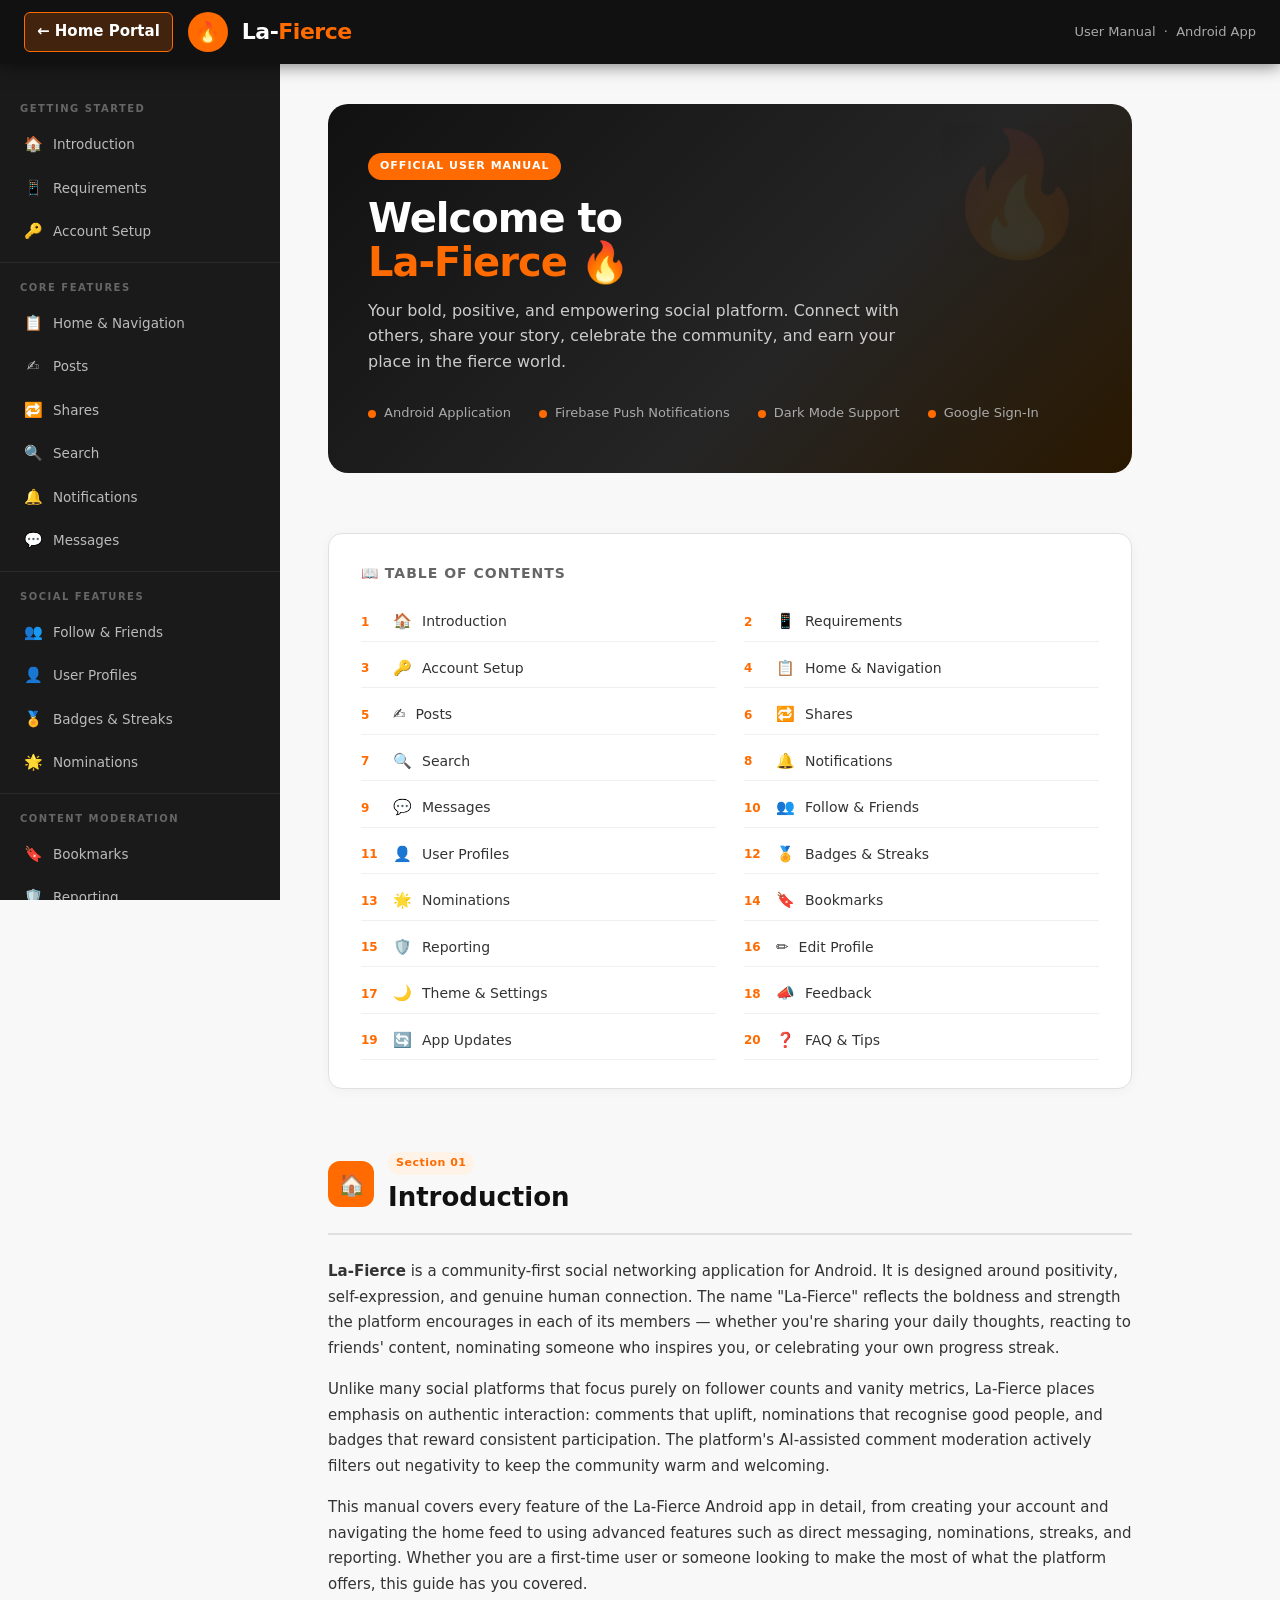
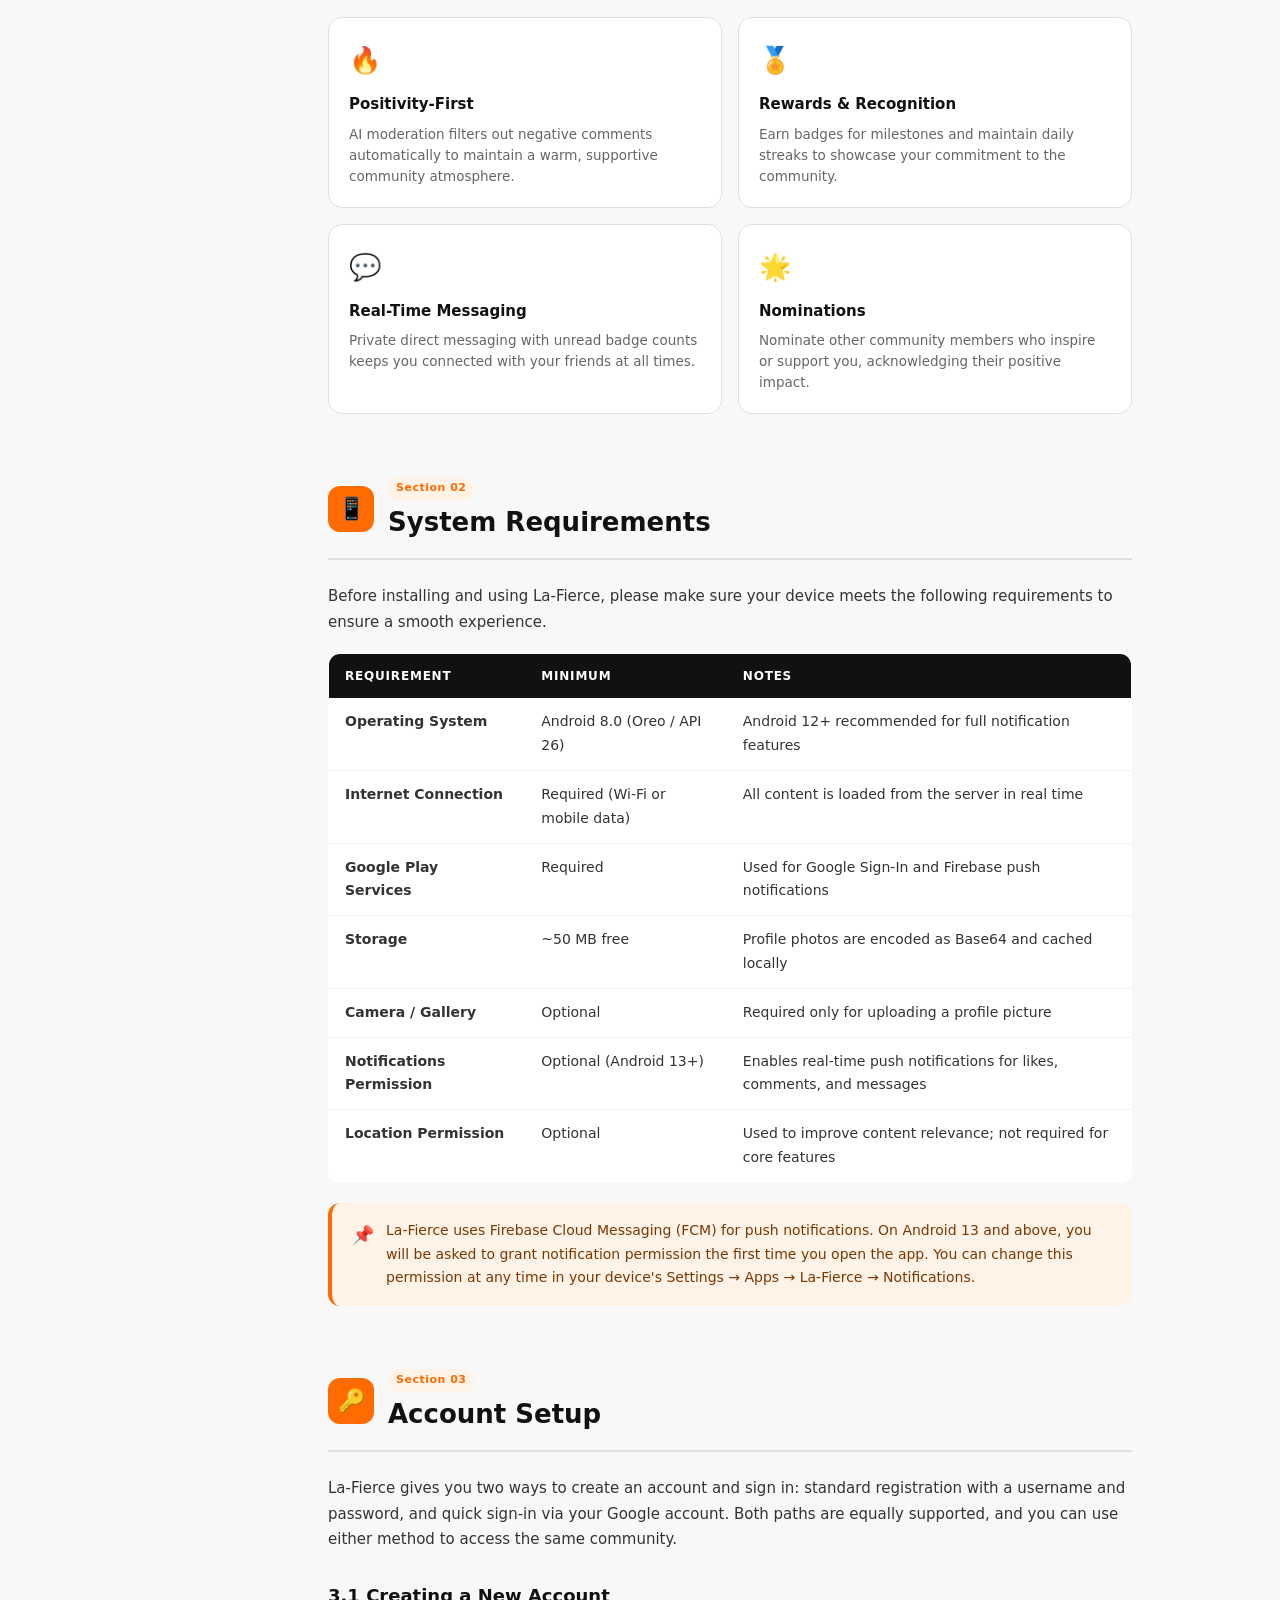
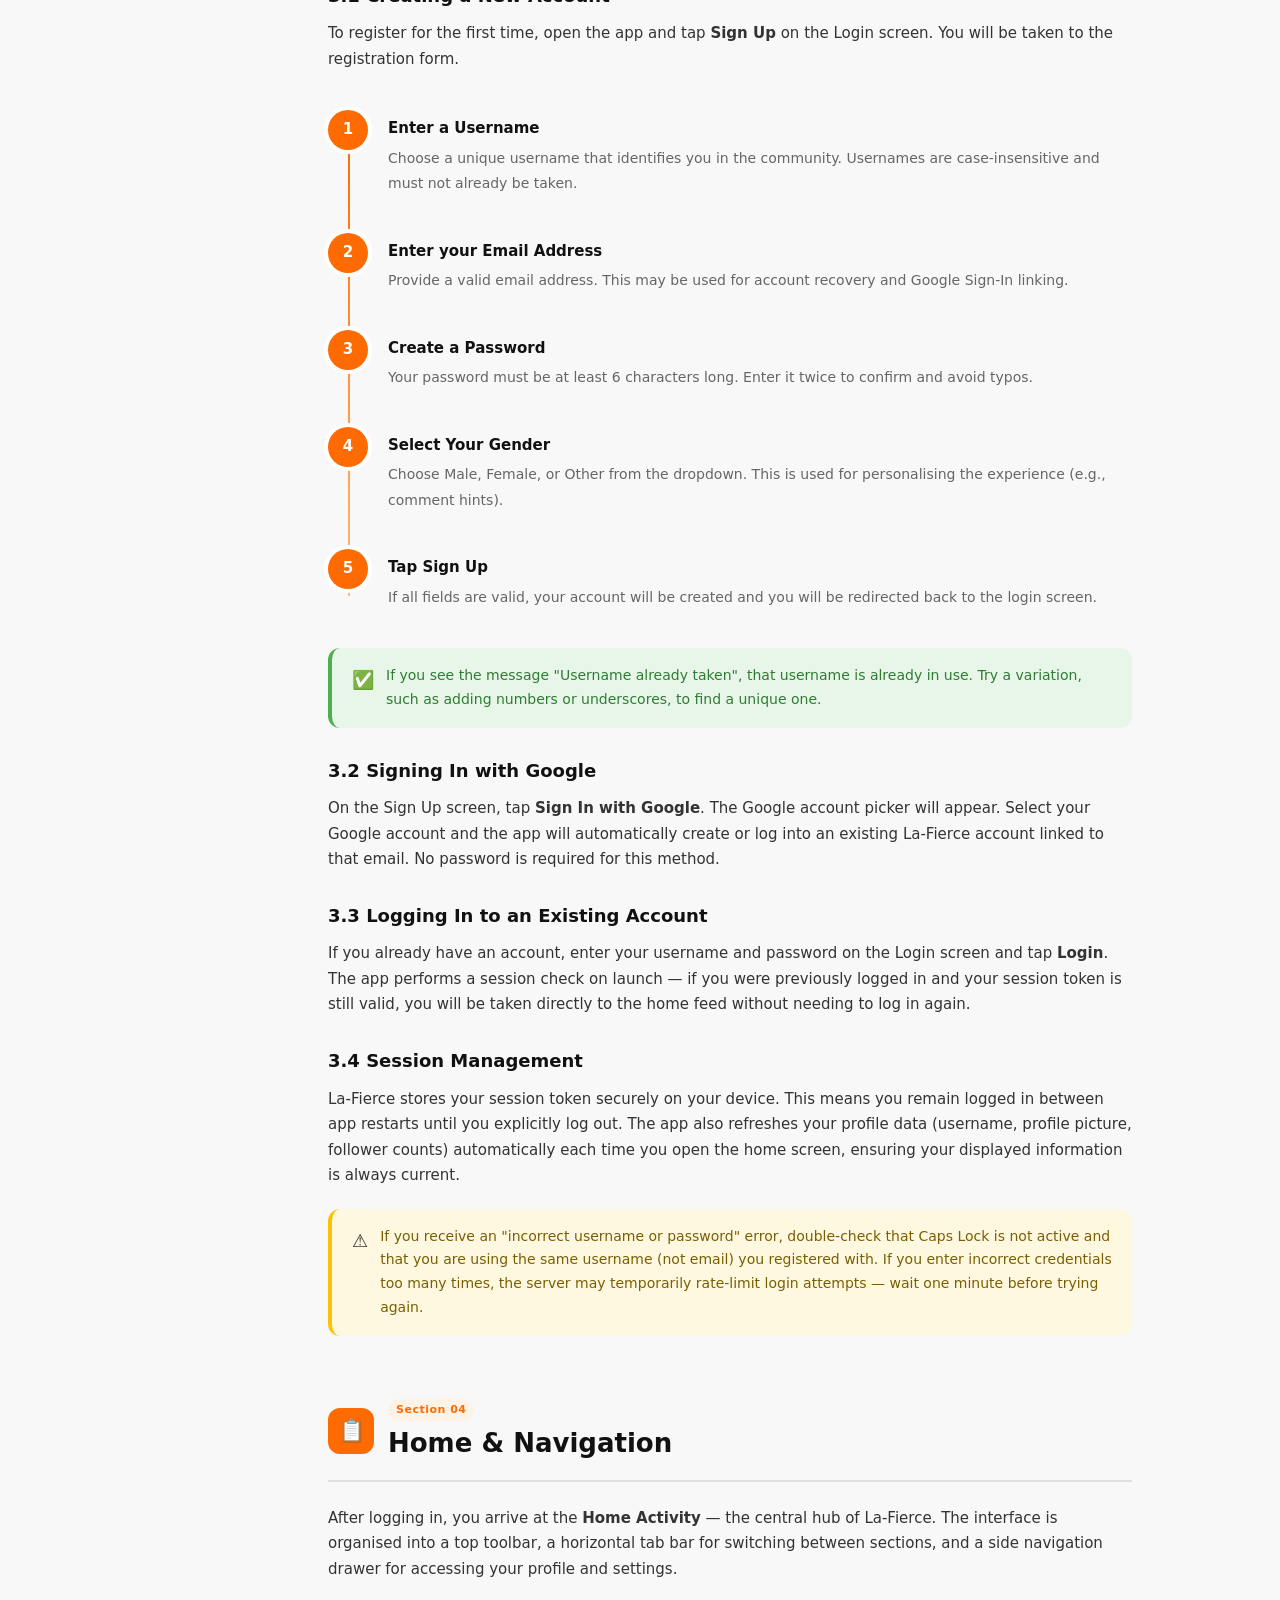
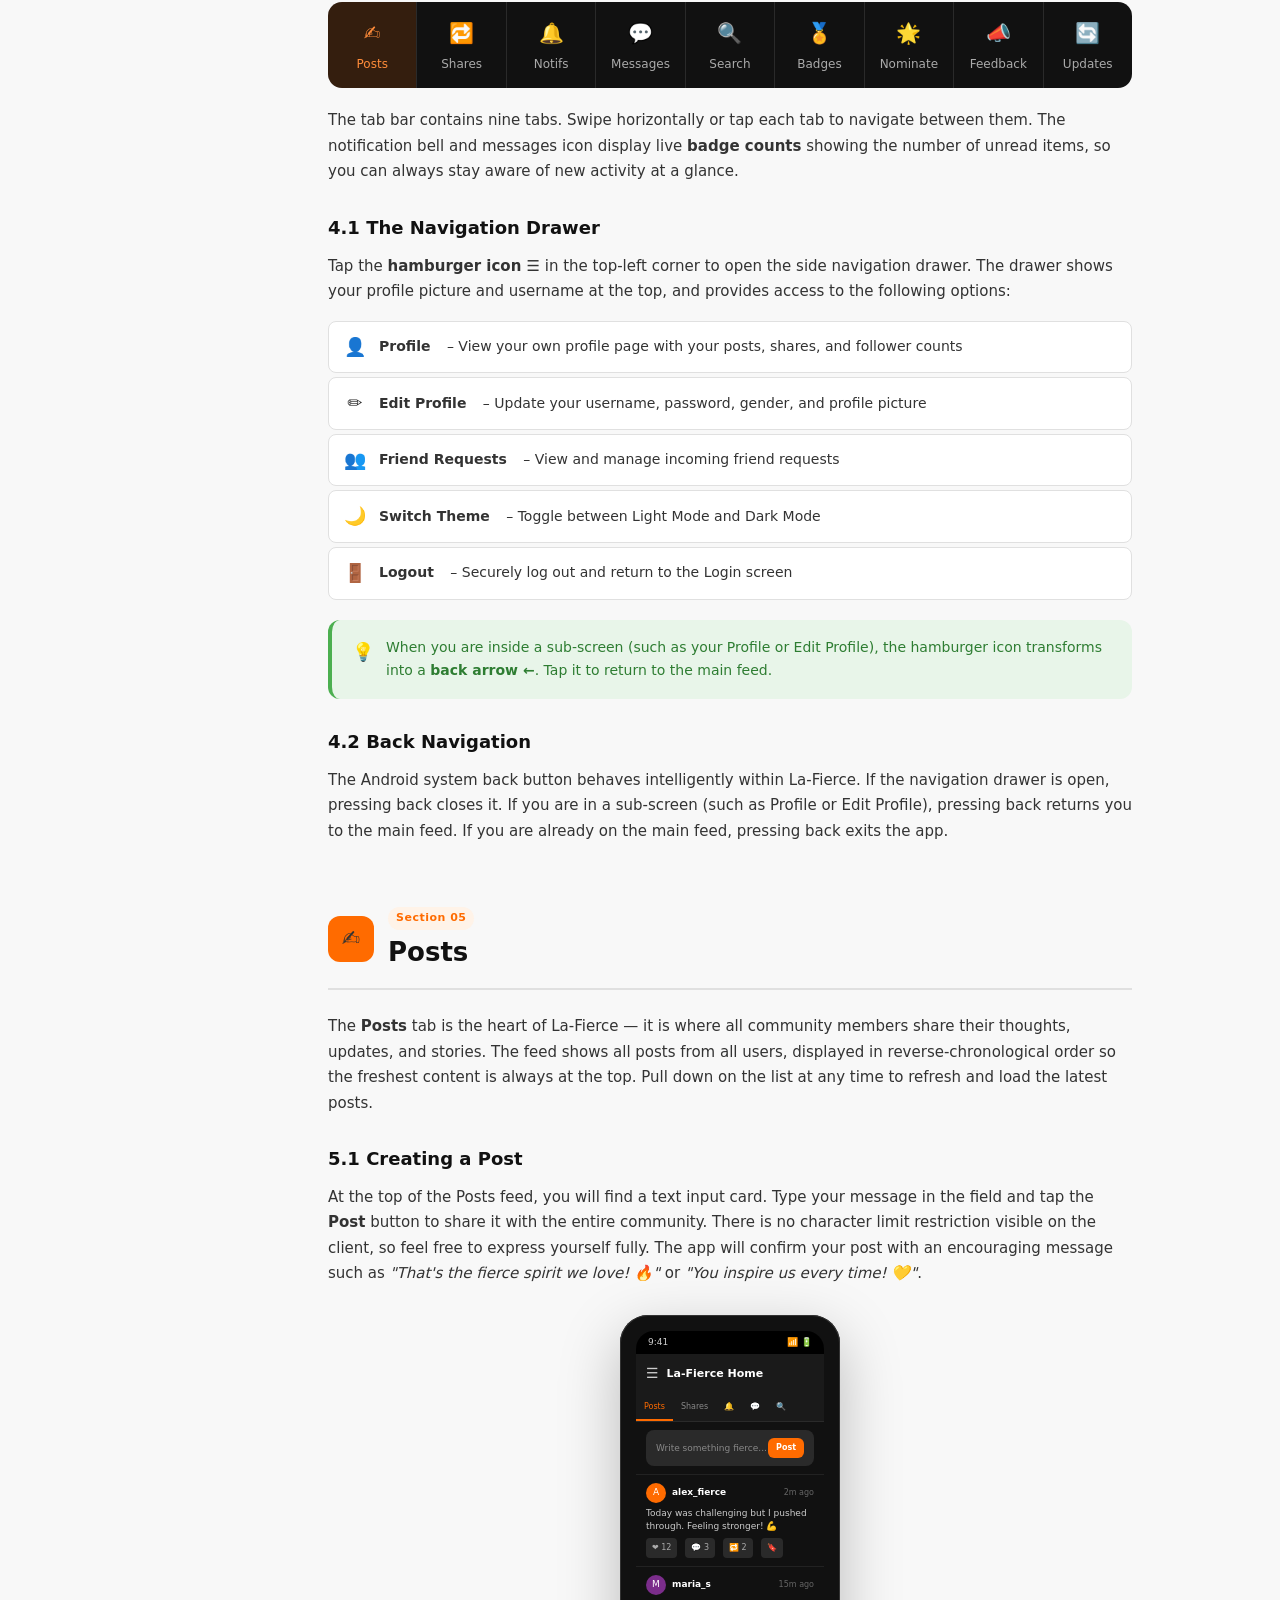
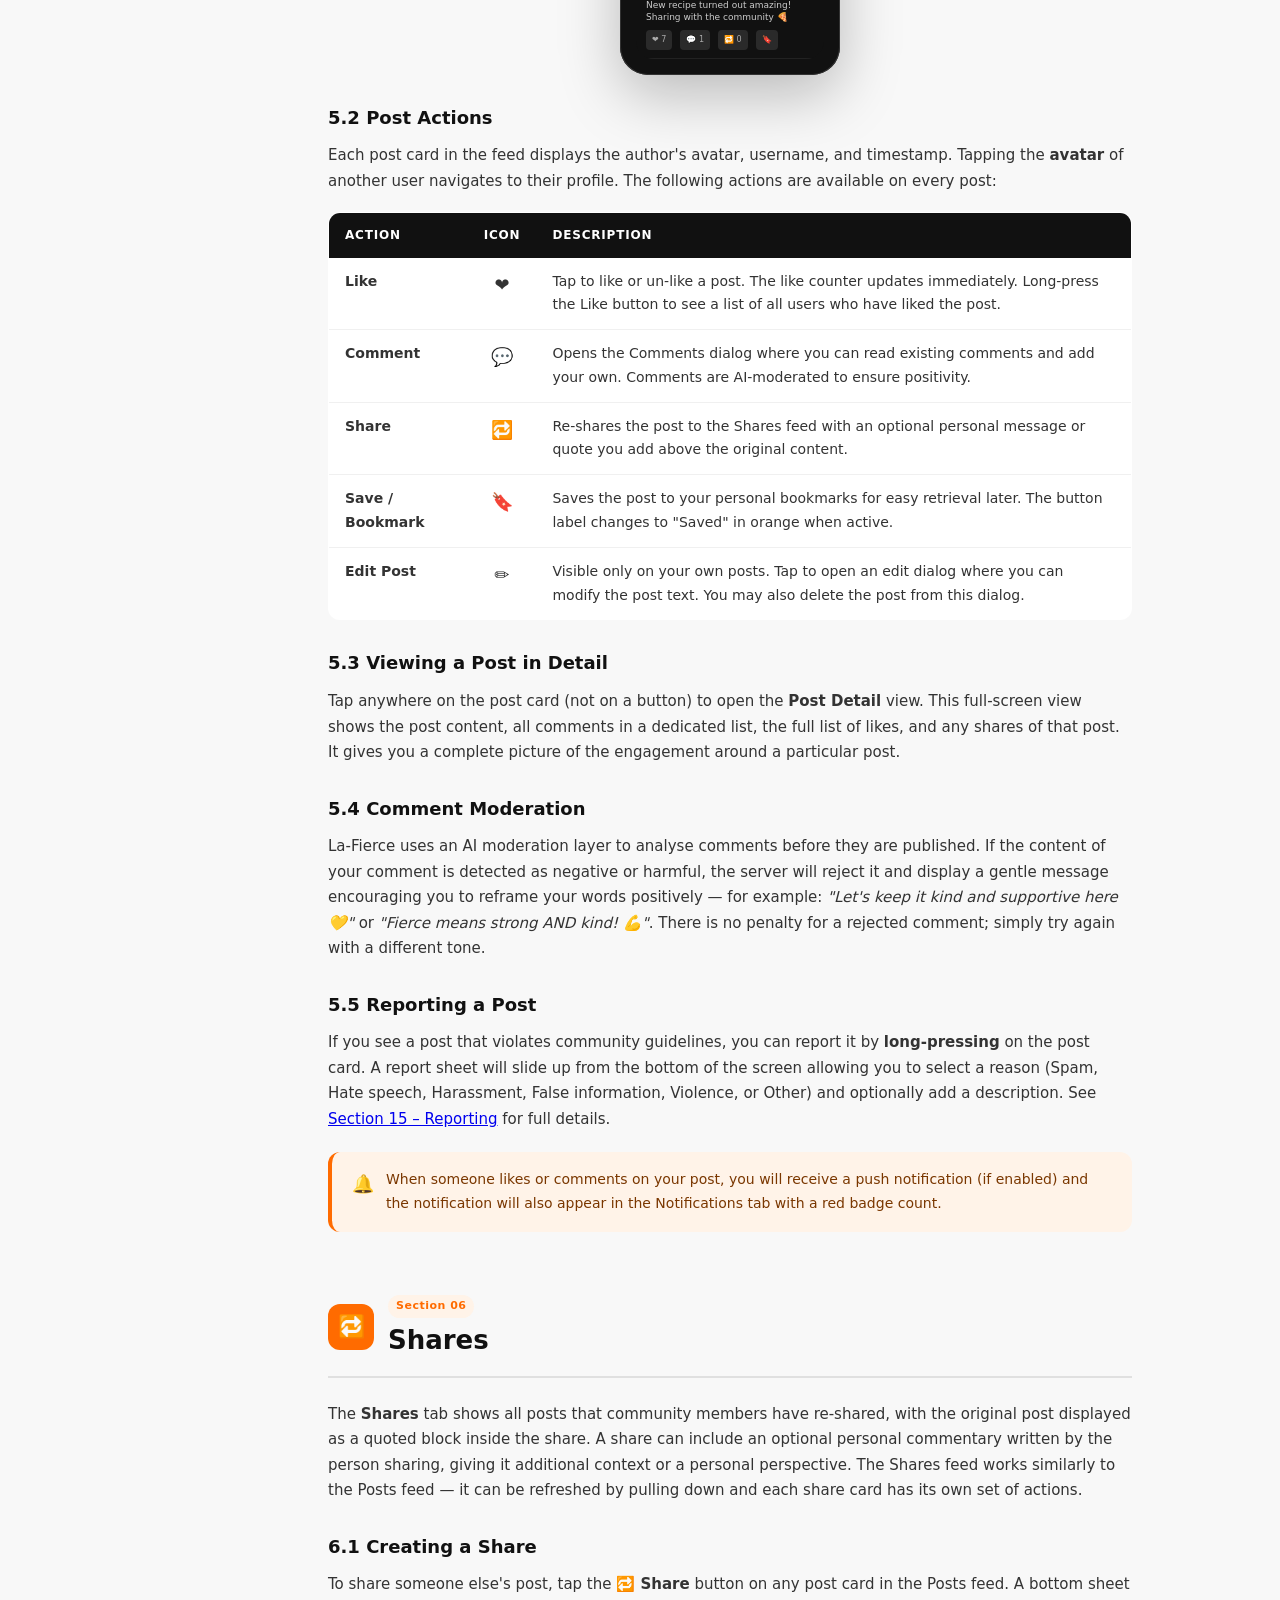
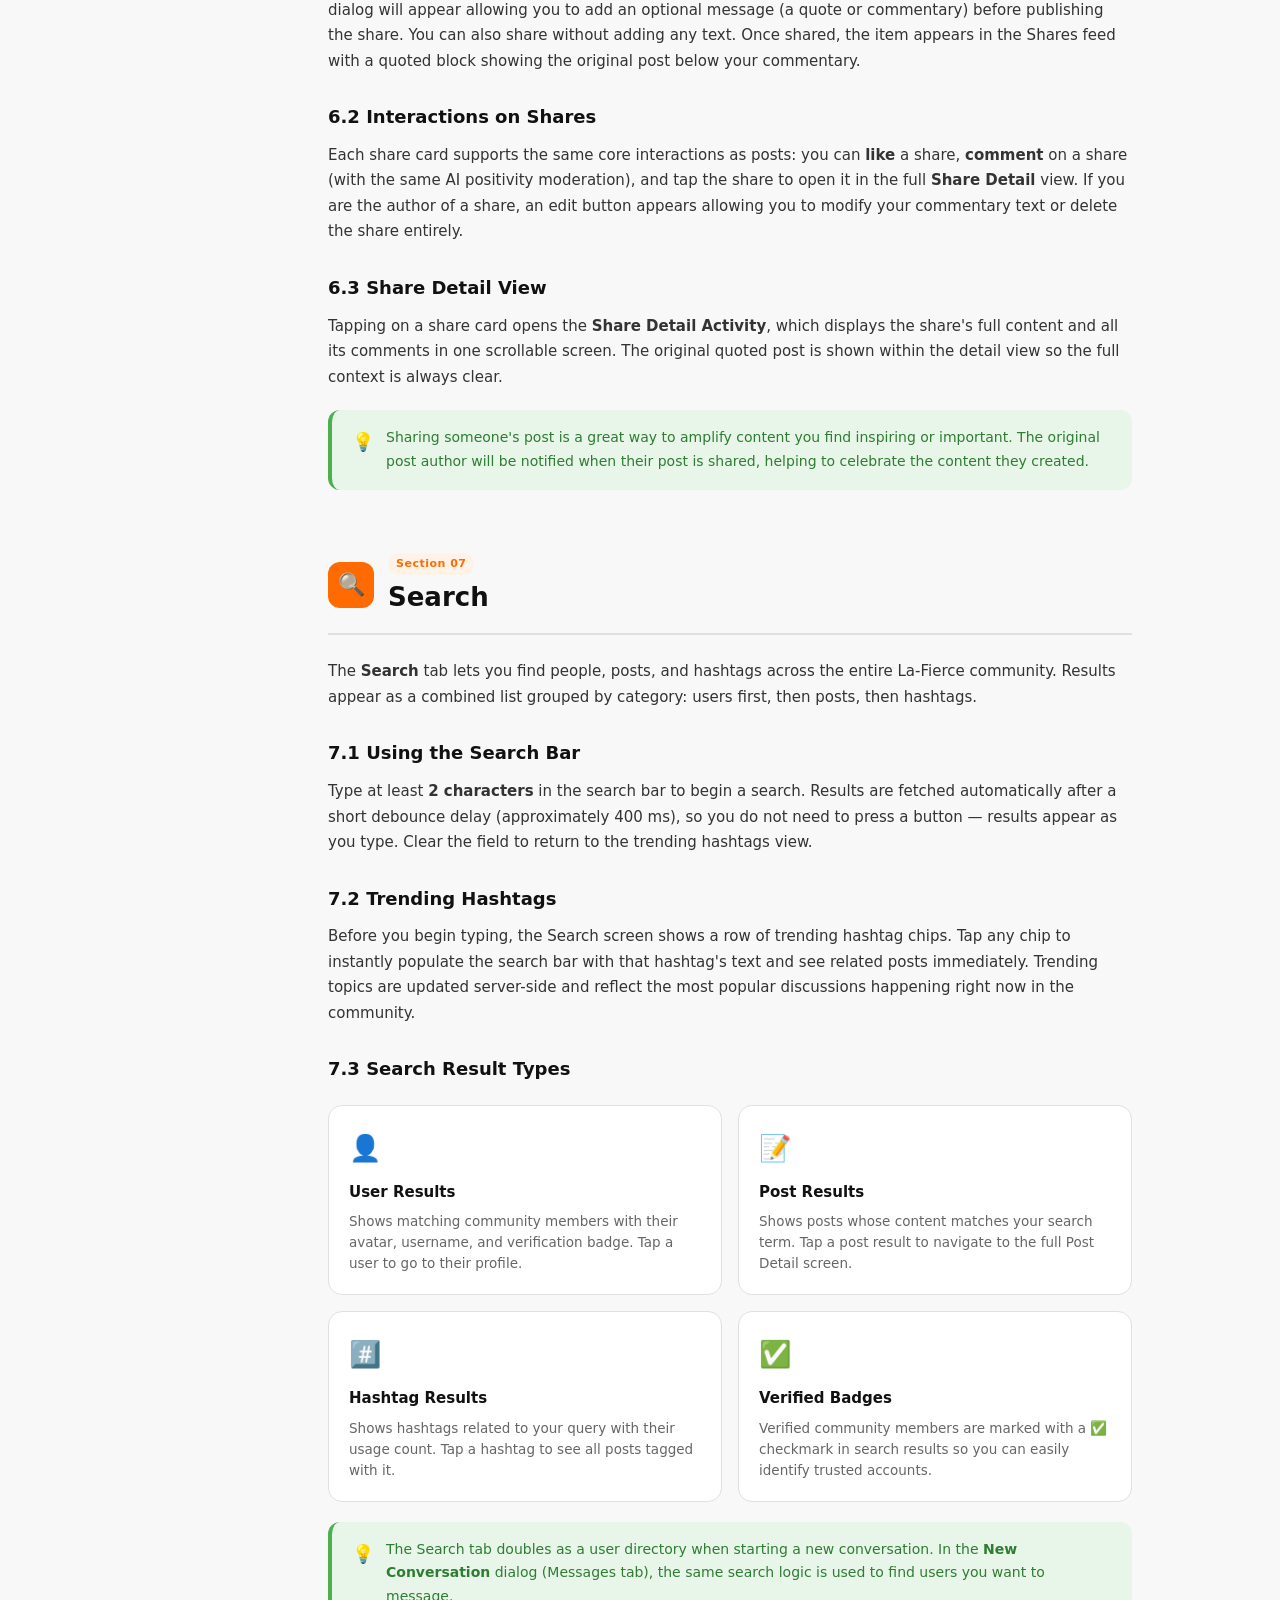
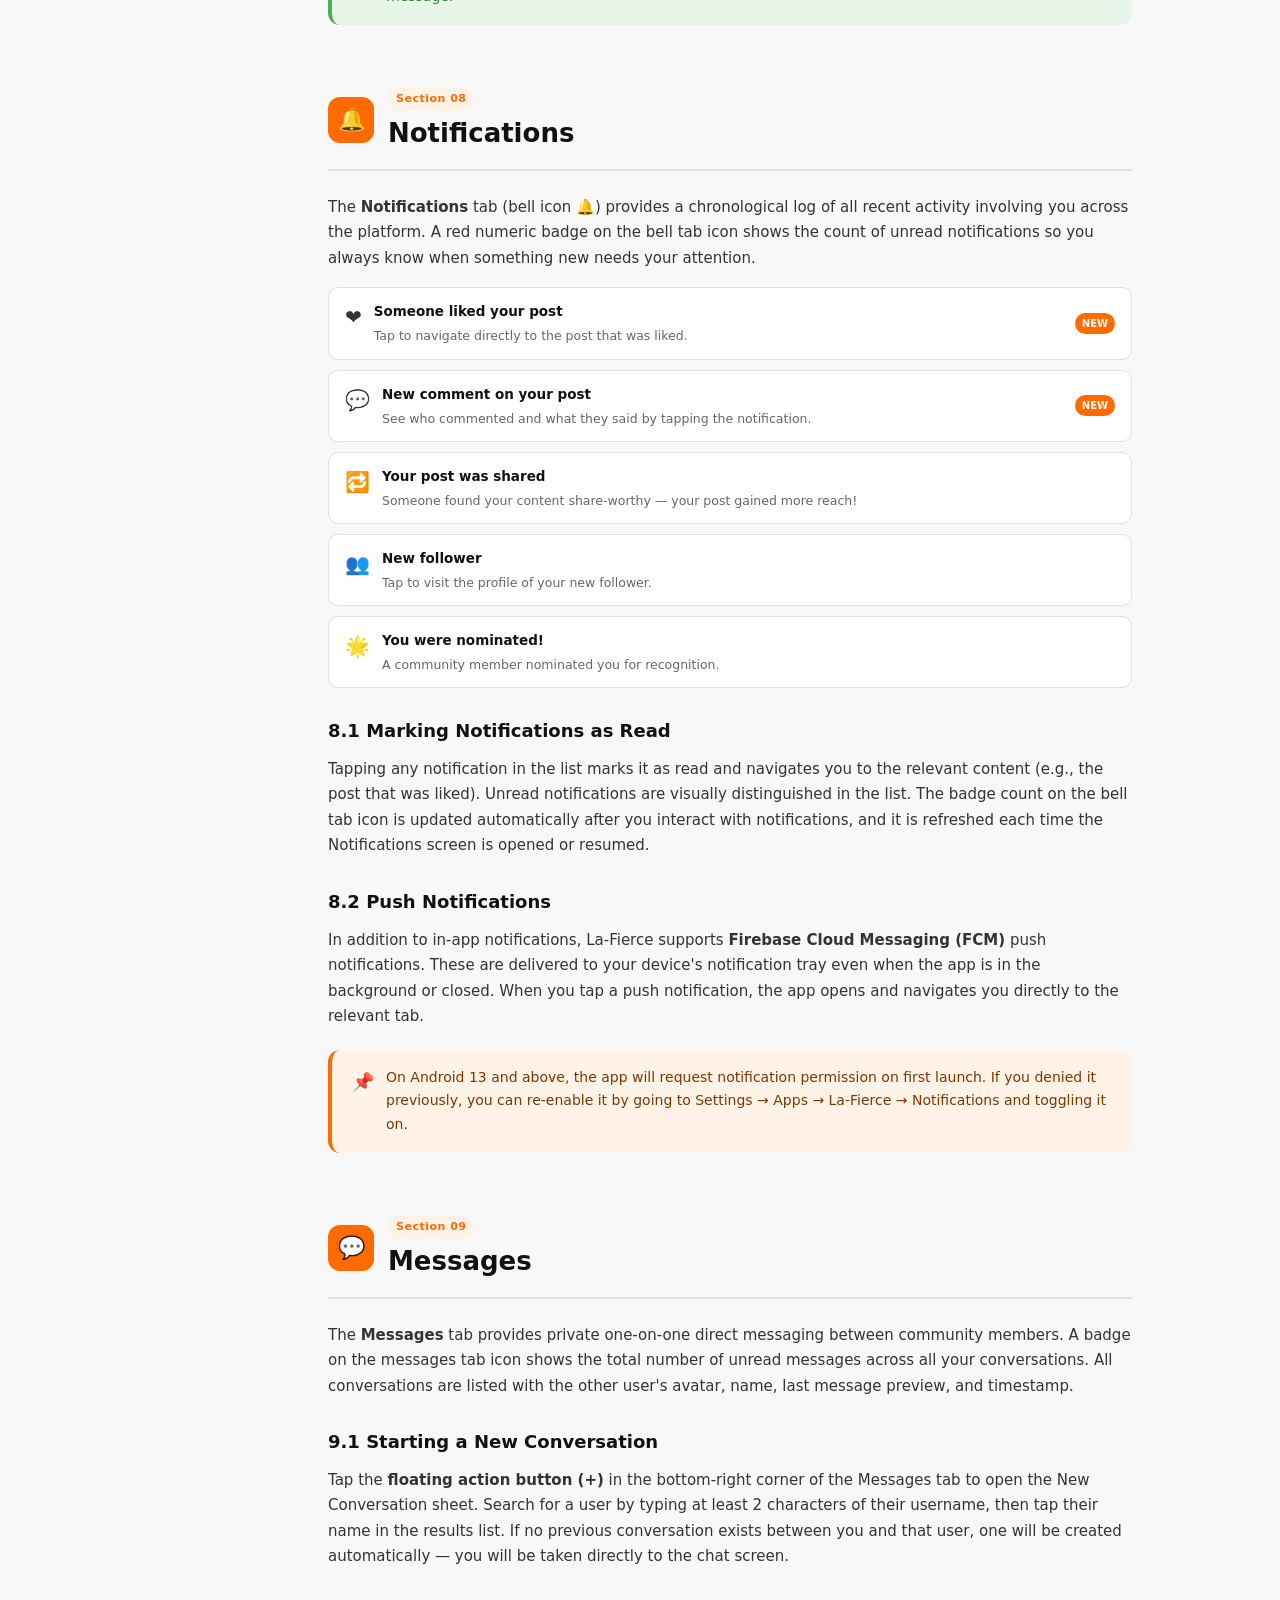
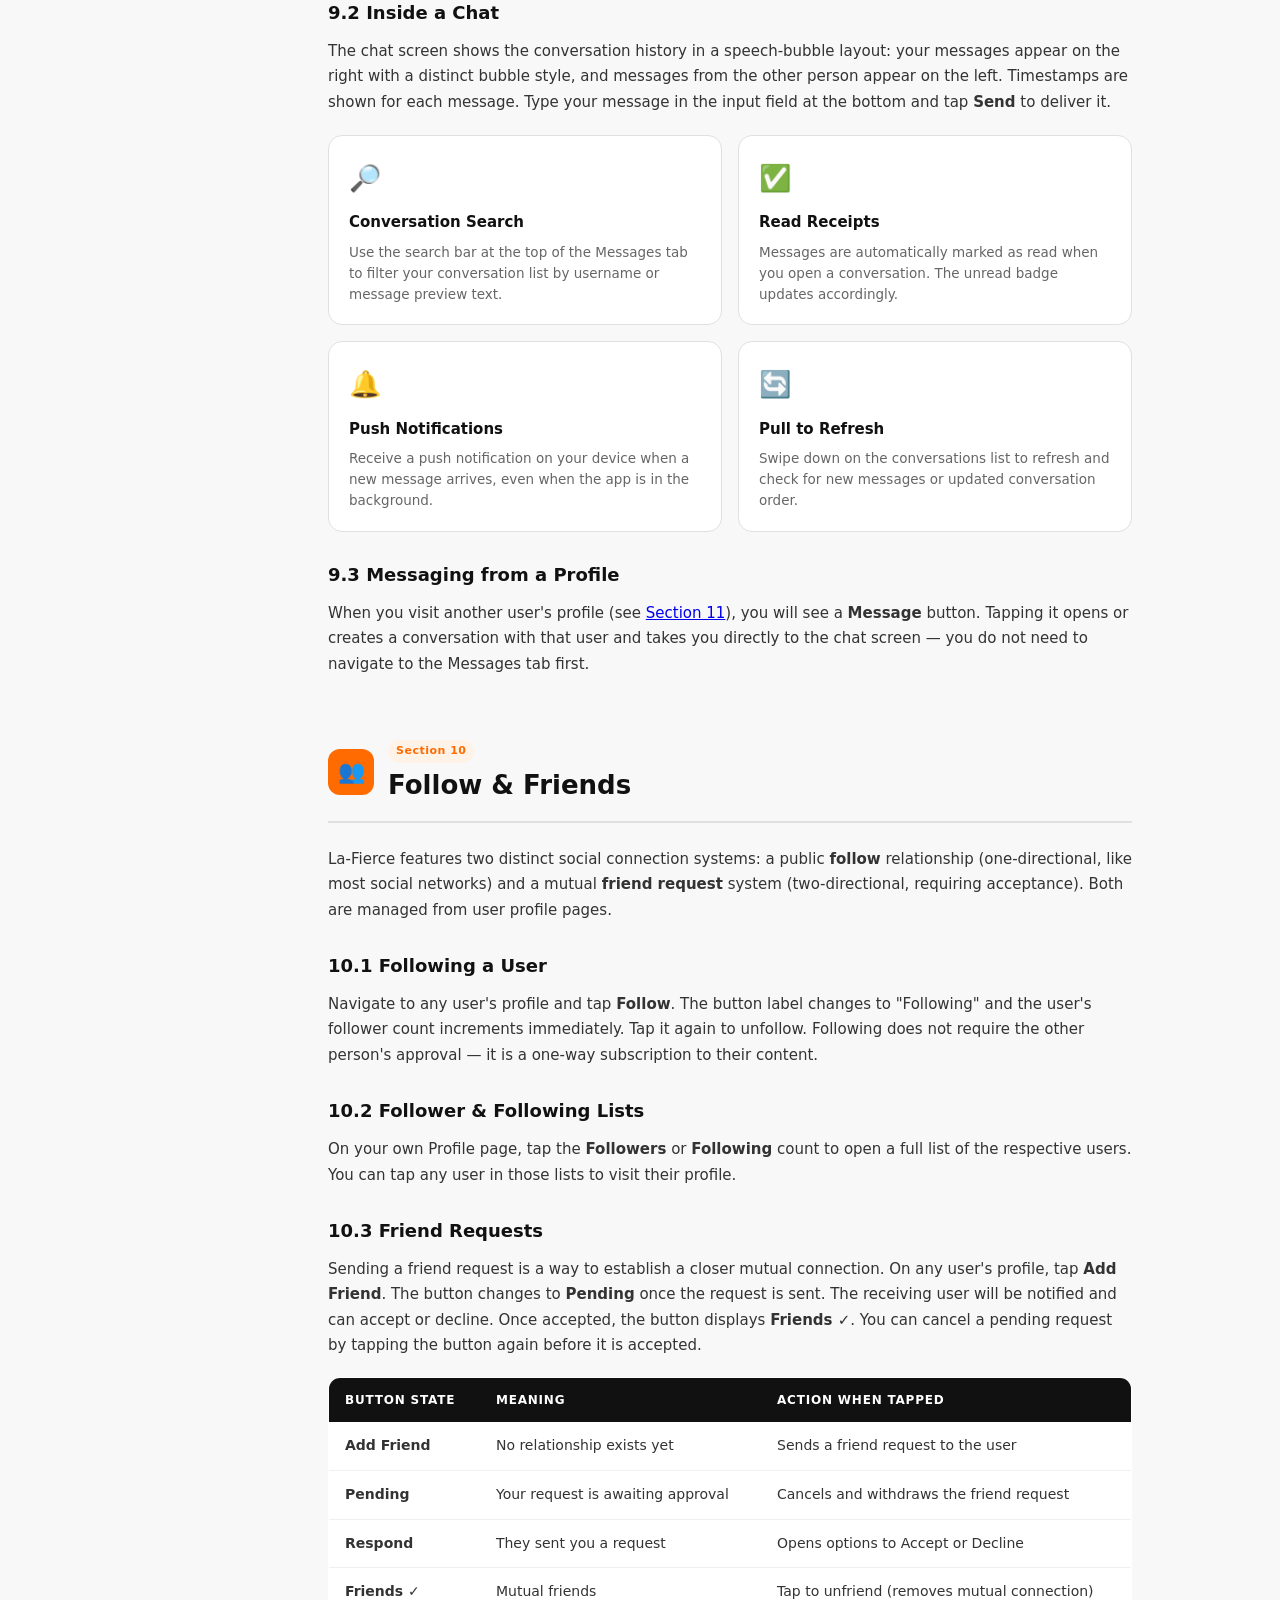
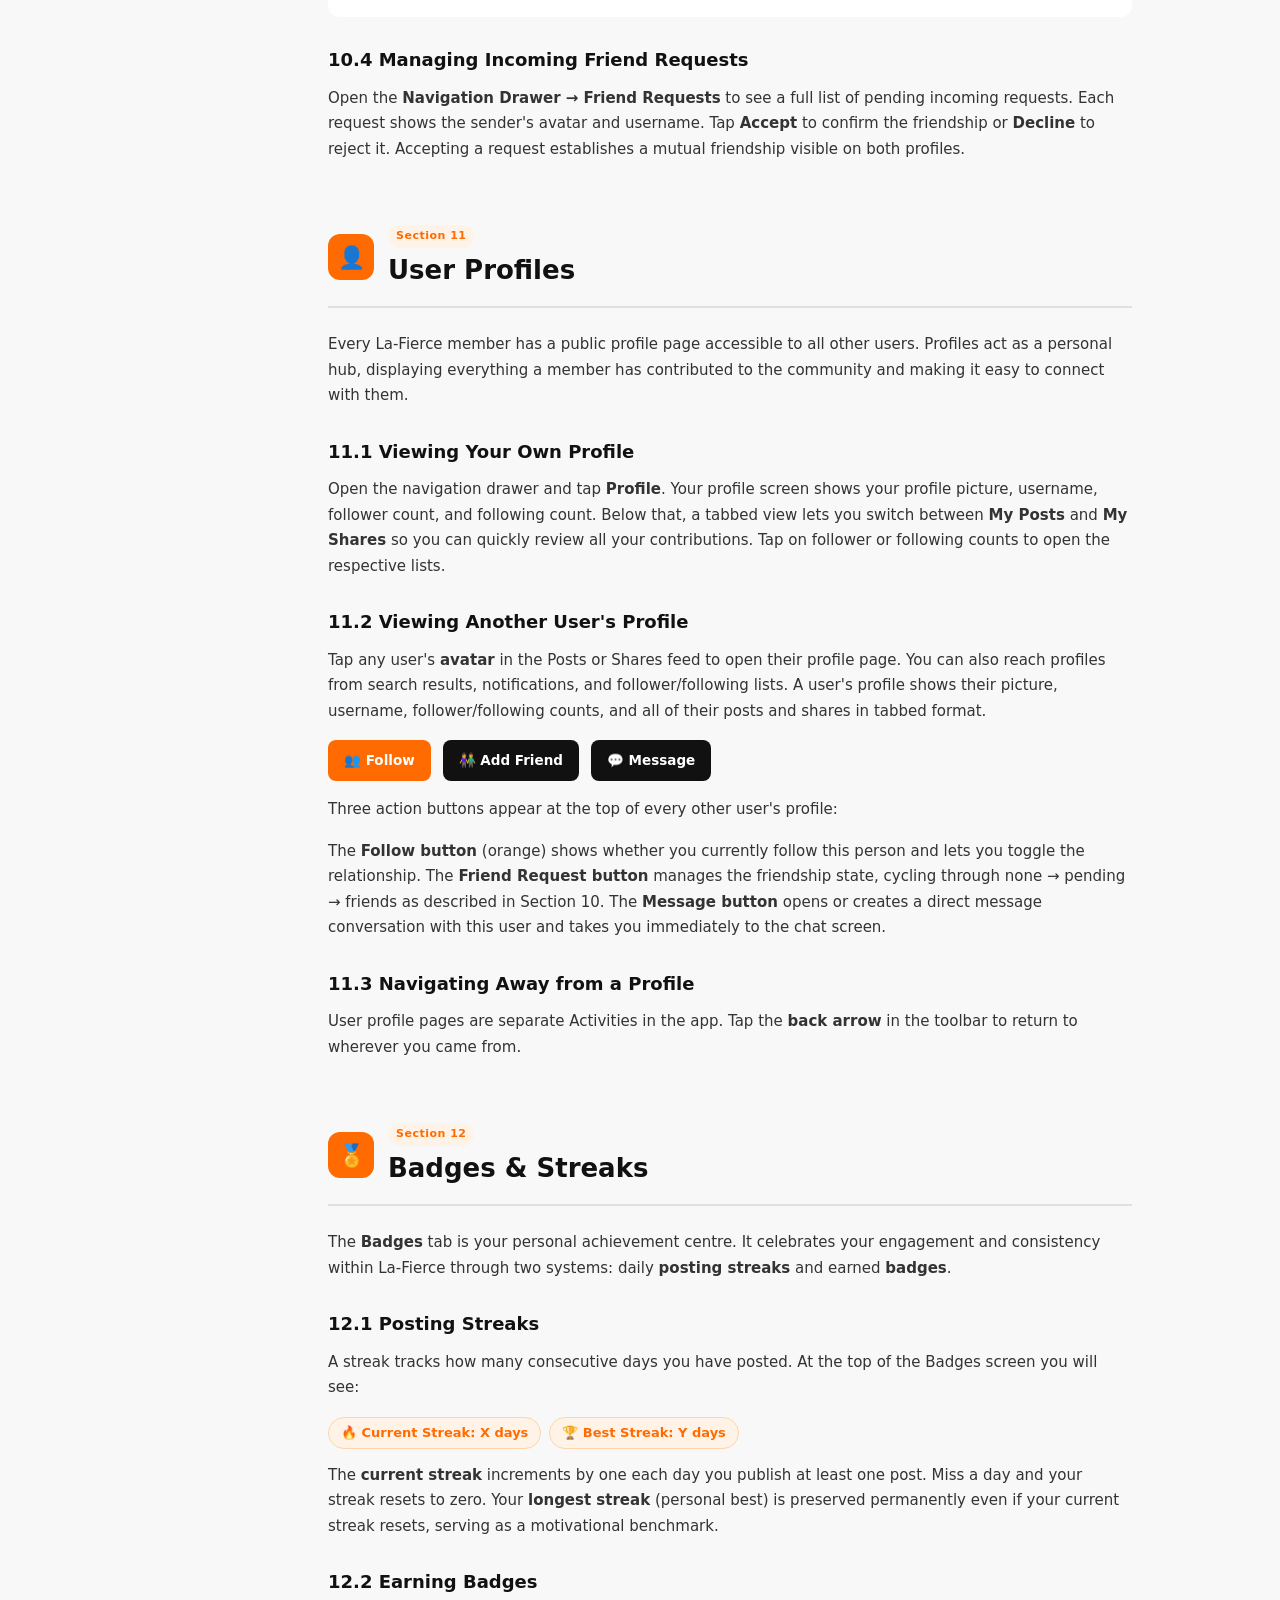
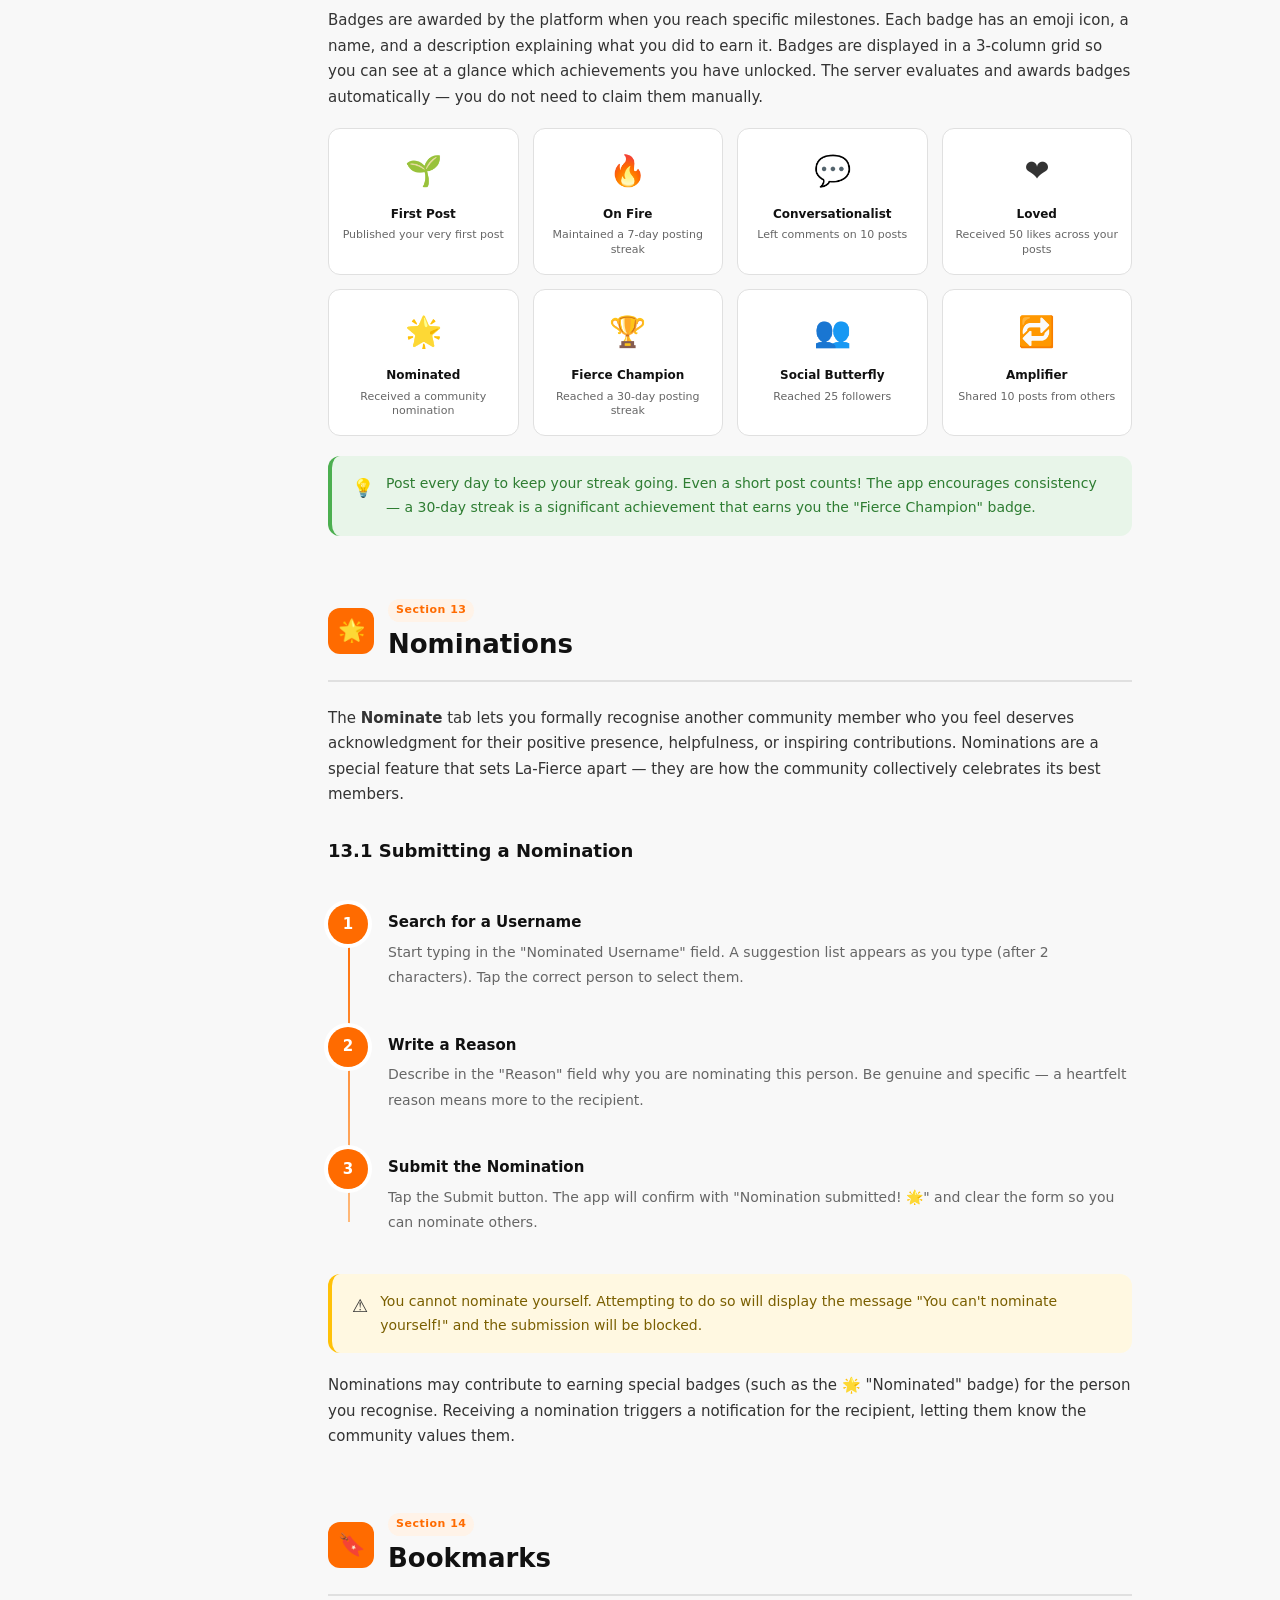
<file: app2/index.html>
<!DOCTYPE html>
<html lang="en">
<head>
  <meta charset="UTF-8" />
  <meta name="viewport" content="width=device-width, initial-scale=1.0" />
  <title>La-Fierce – User Manual</title>
  <meta name="description" content="Your bold, positive, and empowering social platform user manual. Connect with others, share your story, celebrate the community, and earn your place in the fierce world." />
  <meta name="app-icon" content="📱" />
  <meta name="app-platform" content="Android Mobile" />
  <meta name="app-tags" content="Android,Social,Mobile,User Manual" />
  <style>
    /* ─── Reset & Base ─── */
    *, *::before, *::after { box-sizing: border-box; margin: 0; padding: 0; }
    :root {
      --orange: #FF6B00;
      --orange-light: #FF8C3A;
      --orange-pale: #FFF3E8;
      --dark: #111111;
      --dark2: #1A1A1A;
      --dark3: #252525;
      --mid: #444444;
      --text: #333333;
      --text-light: #666666;
      --border: #E0E0E0;
      --white: #FFFFFF;
      --sidebar-w: 280px;
      --header-h: 64px;
    }

    html { scroll-behavior: smooth; }

    body {
      font-family: 'Segoe UI', system-ui, -apple-system, sans-serif;
      font-size: 15px;
      line-height: 1.7;
      color: var(--text);
      background: #F8F8F8;
    }

    /* ─── Top Header ─── */
    .top-header {
      position: fixed;
      top: 0; left: 0; right: 0;
      height: var(--header-h);
      background: var(--dark);
      display: flex;
      align-items: center;
      padding: 0 24px;
      z-index: 1000;
      box-shadow: 0 2px 16px rgba(0,0,0,0.5);
    }
    .logo-area {
      display: flex;
      align-items: center;
      gap: 14px;
    }
    .logo-icon {
      width: 40px; height: 40px;
      background: var(--orange);
      border-radius: 50%;
      display: flex; align-items: center; justify-content: center;
      font-size: 20px;
      flex-shrink: 0;
    }
    .logo-text {
      font-size: 22px;
      font-weight: 800;
      color: var(--white);
      letter-spacing: -0.5px;
    }
    .logo-text span { color: var(--orange); }
    .header-subtitle {
      margin-left: auto;
      color: #AAA;
      font-size: 13px;
    }
    .back-nav {
      margin-right: 15px;
      color: var(--white);
      text-decoration: none;
      font-weight: bold;
      background: rgba(255,107,0,0.2);
      padding: 6px 12px;
      border-radius: 6px;
      border: 1px solid var(--orange);
      transition: background 0.2s;
    }
    .back-nav:hover {
      background: var(--orange);
      text-decoration: none;
    }

    /* ─── Layout ─── */
    .layout {
      display: flex;
      padding-top: var(--header-h);
      min-height: 100vh;
    }

    /* ─── Sidebar ─── */
    .sidebar {
      width: var(--sidebar-w);
      background: var(--dark2);
      position: fixed;
      top: var(--header-h);
      left: 0;
      bottom: 0;
      overflow-y: auto;
      padding: 20px 0 40px;
      z-index: 900;
    }
    .sidebar::-webkit-scrollbar { width: 4px; }
    .sidebar::-webkit-scrollbar-track { background: var(--dark2); }
    .sidebar::-webkit-scrollbar-thumb { background: var(--mid); border-radius: 4px; }

    .sidebar-section-title {
      font-size: 10px;
      font-weight: 700;
      letter-spacing: 1.5px;
      text-transform: uppercase;
      color: #666;
      padding: 16px 20px 6px;
      border-top: 1px solid #2A2A2A;
      margin-top: 8px;
    }
    .sidebar-section-title:first-child { border-top: none; margin-top: 0; }

    .sidebar a {
      display: flex;
      align-items: center;
      gap: 10px;
      padding: 9px 20px;
      color: #BBB;
      text-decoration: none;
      font-size: 13.5px;
      transition: all 0.15s;
      border-left: 3px solid transparent;
    }
    .sidebar a:hover {
      background: rgba(255,107,0,0.08);
      color: var(--orange-light);
      border-left-color: var(--orange-light);
    }
    .sidebar a .nav-icon { font-size: 15px; width: 20px; text-align: center; }

    /* ─── Main Content ─── */
    .main-content {
      margin-left: var(--sidebar-w);
      flex: 1;
      padding: 40px 48px 80px;
      max-width: 900px;
    }

    /* ─── Sections ─── */
    .section { margin-bottom: 60px; }

    .section-header {
      display: flex;
      align-items: center;
      gap: 14px;
      margin-bottom: 24px;
      padding-bottom: 14px;
      border-bottom: 2px solid var(--border);
    }
    .section-icon {
      width: 46px; height: 46px;
      background: var(--orange);
      border-radius: 12px;
      display: flex; align-items: center; justify-content: center;
      font-size: 22px;
      flex-shrink: 0;
    }
    .section-title {
      font-size: 26px;
      font-weight: 800;
      color: var(--dark);
    }
    .section-num {
      display: inline-block;
      background: var(--orange-pale);
      color: var(--orange);
      font-size: 11px;
      font-weight: 700;
      padding: 2px 8px;
      border-radius: 20px;
      letter-spacing: 0.5px;
    }

    /* ─── Hero Banner ─── */
    .hero {
      background: linear-gradient(135deg, var(--dark) 0%, var(--dark3) 60%, #2A1800 100%);
      border-radius: 20px;
      padding: 48px 40px;
      margin-bottom: 60px;
      color: var(--white);
      position: relative;
      overflow: hidden;
    }
    .hero::before {
      content: '🔥';
      position: absolute;
      right: 40px; top: 30px;
      font-size: 120px;
      opacity: 0.08;
      line-height: 1;
    }
    .hero-badge {
      display: inline-block;
      background: var(--orange);
      color: white;
      font-size: 11px;
      font-weight: 700;
      letter-spacing: 1px;
      text-transform: uppercase;
      padding: 4px 12px;
      border-radius: 20px;
      margin-bottom: 16px;
    }
    .hero h1 {
      font-size: 40px;
      font-weight: 900;
      line-height: 1.1;
      margin-bottom: 14px;
      letter-spacing: -1px;
    }
    .hero h1 span { color: var(--orange); }
    .hero p {
      font-size: 16px;
      color: #CCCCCC;
      max-width: 560px;
      line-height: 1.6;
    }
    .hero-meta {
      display: flex;
      gap: 28px;
      margin-top: 28px;
      flex-wrap: wrap;
    }
    .hero-meta-item {
      display: flex;
      align-items: center;
      gap: 8px;
      font-size: 13px;
      color: #AAA;
    }
    .hero-meta-item span.dot {
      width: 8px; height: 8px;
      border-radius: 50%;
      background: var(--orange);
      display: inline-block;
    }

    /* ─── TOC ─── */
    .toc {
      background: var(--white);
      border: 1px solid var(--border);
      border-radius: 14px;
      padding: 28px 32px;
      margin-bottom: 60px;
      box-shadow: 0 2px 12px rgba(0,0,0,0.04);
    }
    .toc h3 {
      font-size: 14px;
      font-weight: 700;
      text-transform: uppercase;
      letter-spacing: 1px;
      color: var(--text-light);
      margin-bottom: 18px;
    }
    .toc-grid {
      display: grid;
      grid-template-columns: 1fr 1fr;
      gap: 8px 28px;
    }
    .toc-item {
      display: flex;
      align-items: center;
      gap: 10px;
      padding: 6px 0;
      text-decoration: none;
      color: var(--text);
      font-size: 14px;
      border-bottom: 1px solid #F0F0F0;
      transition: color 0.15s;
    }
    .toc-item:hover { color: var(--orange); }
    .toc-item .toc-num {
      font-size: 12px;
      font-weight: 700;
      color: var(--orange);
      width: 22px;
      flex-shrink: 0;
    }
    .toc-item .toc-emoji { font-size: 15px; }

    /* ─── Prose ─── */
    .prose p {
      margin-bottom: 16px;
      color: var(--text);
    }
    .prose h3 {
      font-size: 18px;
      font-weight: 700;
      color: var(--dark);
      margin: 28px 0 10px;
    }
    .prose h4 {
      font-size: 15px;
      font-weight: 700;
      color: var(--dark);
      margin: 20px 0 8px;
    }

    /* ─── Step Cards ─── */
    .steps {
      display: flex;
      flex-direction: column;
      gap: 0;
      margin: 20px 0;
      position: relative;
    }
    .steps::before {
      content: '';
      position: absolute;
      left: 20px;
      top: 32px;
      bottom: 32px;
      width: 2px;
      background: linear-gradient(to bottom, var(--orange), #FFB97A);
    }

    .step {
      display: flex;
      gap: 20px;
      padding: 18px 0;
      position: relative;
    }
    .step-num {
      width: 40px; height: 40px;
      border-radius: 50%;
      background: var(--orange);
      color: white;
      font-weight: 800;
      font-size: 15px;
      display: flex; align-items: center; justify-content: center;
      flex-shrink: 0;
      position: relative;
      z-index: 1;
      box-shadow: 0 0 0 4px var(--white);
    }
    .step-content { padding-top: 6px; }
    .step-content strong {
      display: block;
      font-size: 15px;
      font-weight: 700;
      color: var(--dark);
      margin-bottom: 4px;
    }
    .step-content span { color: var(--text-light); font-size: 14px; }

    /* ─── Feature Cards ─── */
    .feature-grid {
      display: grid;
      grid-template-columns: 1fr 1fr;
      gap: 16px;
      margin: 20px 0;
    }
    .feature-card {
      background: var(--white);
      border: 1px solid var(--border);
      border-radius: 14px;
      padding: 20px;
      transition: box-shadow 0.2s, border-color 0.2s;
    }
    .feature-card:hover {
      box-shadow: 0 4px 20px rgba(255,107,0,0.1);
      border-color: var(--orange-light);
    }
    .feature-card-icon {
      font-size: 26px;
      margin-bottom: 10px;
    }
    .feature-card h4 {
      font-size: 15px;
      font-weight: 700;
      color: var(--dark);
      margin-bottom: 6px;
    }
    .feature-card p {
      font-size: 13.5px;
      color: var(--text-light);
      line-height: 1.55;
      margin: 0;
    }

    /* ─── Info Boxes ─── */
    .info-box {
      border-radius: 12px;
      padding: 16px 20px;
      margin: 20px 0;
      font-size: 14px;
      display: flex;
      gap: 12px;
      align-items: flex-start;
    }
    .info-box .ib-icon { font-size: 18px; flex-shrink: 0; margin-top: 1px; }
    .info-box p { margin: 0; }
    .info-tip { background: #E8F5E9; border-left: 4px solid #4CAF50; }
    .info-tip p { color: #2E7D32; }
    .info-note { background: var(--orange-pale); border-left: 4px solid var(--orange); }
    .info-note p { color: #7A3700; }
    .info-warn { background: #FFF8E1; border-left: 4px solid #FFC107; }
    .info-warn p { color: #7A5F00; }
    .info-danger { background: #FFEBEE; border-left: 4px solid #F44336; }
    .info-danger p { color: #B71C1C; }

    /* ─── Tab Nav ─── */
    .tab-showcase {
      display: flex;
      gap: 0;
      background: var(--dark);
      border-radius: 14px;
      overflow: hidden;
      margin: 20px 0;
      flex-wrap: wrap;
    }
    .tab-item {
      flex: 1;
      min-width: 80px;
      padding: 14px 10px;
      text-align: center;
      color: #AAA;
      font-size: 12px;
      border-right: 1px solid #2A2A2A;
    }
    .tab-item:last-child { border-right: none; }
    .tab-item .tab-emoji { font-size: 20px; display: block; margin-bottom: 4px; }
    .tab-item.active { background: rgba(255,107,0,0.15); color: var(--orange-light); }

    /* ─── Action Row ─── */
    .action-row {
      display: flex;
      gap: 12px;
      flex-wrap: wrap;
      margin: 16px 0;
    }
    .action-btn {
      display: inline-flex;
      align-items: center;
      gap: 7px;
      background: var(--dark);
      color: var(--white);
      border: none;
      border-radius: 8px;
      padding: 9px 16px;
      font-size: 13.5px;
      font-weight: 600;
      cursor: default;
    }
    .action-btn.orange { background: var(--orange); }
    .action-btn.outline {
      background: transparent;
      border: 1.5px solid var(--border);
      color: var(--text);
    }

    /* ─── Pill Tags ─── */
    .tags {
      display: flex;
      flex-wrap: wrap;
      gap: 8px;
      margin: 14px 0;
    }
    .tag {
      display: inline-flex;
      align-items: center;
      gap: 5px;
      background: var(--orange-pale);
      color: var(--orange);
      border: 1px solid #FFD4A8;
      border-radius: 20px;
      padding: 4px 12px;
      font-size: 13px;
      font-weight: 600;
    }

    /* ─── Table ─── */
    .data-table {
      width: 100%;
      border-collapse: collapse;
      margin: 18px 0;
      font-size: 14px;
      background: var(--white);
      border-radius: 12px;
      overflow: hidden;
      border: 1px solid var(--border);
    }
    .data-table th {
      background: var(--dark);
      color: var(--white);
      padding: 12px 16px;
      text-align: left;
      font-size: 12px;
      text-transform: uppercase;
      letter-spacing: 0.8px;
      font-weight: 700;
    }
    .data-table td {
      padding: 12px 16px;
      border-bottom: 1px solid #F0F0F0;
      vertical-align: top;
    }
    .data-table tr:last-child td { border-bottom: none; }
    .data-table tr:hover td { background: #FAFAFA; }
    .data-table .emoji-cell { font-size: 18px; text-align: center; }

    /* ─── Screenshot Mockup ─── */
    .phone-mockup {
      display: flex;
      justify-content: center;
      margin: 28px 0;
    }
    .phone-frame {
      width: 220px;
      background: var(--dark);
      border-radius: 28px;
      padding: 16px;
      box-shadow: 0 20px 60px rgba(0,0,0,0.25), inset 0 0 0 1px #333;
    }
    .phone-screen {
      background: #111;
      border-radius: 18px;
      overflow: hidden;
      font-size: 10px;
      color: white;
    }
    .phone-status-bar {
      background: #000;
      display: flex;
      justify-content: space-between;
      padding: 4px 12px;
      font-size: 9px;
      color: #CCC;
    }
    .phone-toolbar {
      background: #1A1A1A;
      padding: 8px 10px;
      display: flex;
      align-items: center;
      gap: 8px;
    }
    .phone-toolbar-title { font-weight: 700; font-size: 11px; flex: 1; }
    .phone-hamburger { font-size: 14px; color: #CCC; }
    .phone-tab-bar {
      background: #1A1A1A;
      display: flex;
      border-bottom: 1px solid #2A2A2A;
      overflow-x: auto;
    }
    .phone-tab {
      padding: 6px 8px;
      font-size: 8px;
      color: #888;
      white-space: nowrap;
      border-bottom: 2px solid transparent;
    }
    .phone-tab.active { color: #FF6B00; border-bottom-color: #FF6B00; }
    .phone-post {
      padding: 8px 10px;
      border-bottom: 1px solid #222;
    }
    .phone-post-user {
      display: flex;
      align-items: center;
      gap: 6px;
      margin-bottom: 4px;
    }
    .phone-avatar {
      width: 20px; height: 20px;
      border-radius: 50%;
      background: var(--orange);
      display: flex; align-items: center; justify-content: center;
      font-size: 9px;
    }
    .phone-username { font-size: 9px; font-weight: 700; }
    .phone-time { font-size: 8px; color: #666; margin-left: auto; }
    .phone-post-content { font-size: 9px; color: #CCC; line-height: 1.4; margin-bottom: 6px; }
    .phone-actions { display: flex; gap: 8px; }
    .phone-action-btn {
      background: #2A2A2A;
      border-radius: 4px;
      padding: 3px 6px;
      font-size: 8px;
      color: #AAA;
      display: flex; align-items: center; gap: 3px;
    }

    /* ─── Notification Item ─── */
    .notif-list { display: flex; flex-direction: column; gap: 10px; margin: 16px 0; }
    .notif-item {
      background: var(--white);
      border: 1px solid var(--border);
      border-radius: 10px;
      padding: 12px 16px;
      display: flex;
      align-items: flex-start;
      gap: 12px;
    }
    .notif-icon { font-size: 20px; flex-shrink: 0; }
    .notif-body { flex: 1; }
    .notif-title { font-size: 13.5px; font-weight: 600; color: var(--dark); }
    .notif-desc { font-size: 12.5px; color: var(--text-light); margin-top: 2px; }
    .notif-badge {
      background: var(--orange);
      color: white;
      border-radius: 20px;
      font-size: 10px;
      font-weight: 700;
      padding: 2px 7px;
      align-self: center;
    }

    /* ─── Divider ─── */
    .divider {
      height: 1px;
      background: var(--border);
      margin: 32px 0;
    }

    /* ─── Badge Showcase ─── */
    .badge-grid {
      display: grid;
      grid-template-columns: repeat(4, 1fr);
      gap: 14px;
      margin: 18px 0;
    }
    .badge-item {
      background: var(--white);
      border: 1px solid var(--border);
      border-radius: 12px;
      padding: 16px 10px;
      text-align: center;
      transition: all 0.2s;
    }
    .badge-item:hover {
      border-color: var(--orange);
      box-shadow: 0 2px 12px rgba(255,107,0,0.12);
    }
    .badge-emoji { font-size: 30px; display: block; margin-bottom: 8px; }
    .badge-name { font-size: 12px; font-weight: 700; color: var(--dark); margin-bottom: 4px; }
    .badge-desc { font-size: 11px; color: var(--text-light); line-height: 1.35; }

    /* ─── Drawer Mockup ─── */
    .drawer-items { display: flex; flex-direction: column; gap: 4px; margin: 14px 0; }
    .drawer-item {
      display: flex;
      align-items: center;
      gap: 12px;
      padding: 10px 14px;
      background: var(--white);
      border: 1px solid var(--border);
      border-radius: 8px;
      font-size: 14px;
      color: var(--text);
    }
    .drawer-item .di-icon { font-size: 18px; width: 24px; text-align: center; }

    /* ─── Responsive ─── */
    @media (max-width: 900px) {
      .sidebar { display: none; }
      .main-content { margin-left: 0; padding: 24px 20px 60px; }
      .feature-grid { grid-template-columns: 1fr; }
      .toc-grid { grid-template-columns: 1fr; }
      .badge-grid { grid-template-columns: repeat(2, 1fr); }
    }

    /* ─── Footer ─── */
    .manual-footer {
      background: var(--dark);
      color: #888;
      text-align: center;
      padding: 28px 20px;
      font-size: 13px;
      margin-top: 60px;
    }
    .manual-footer strong { color: var(--orange); }
  </style>
</head>
<body>

<!-- ─── TOP HEADER ─── -->
<header class="top-header">
  <a href="../index.html" class="back-nav">← Home Portal</a>
  <div class="logo-area">
    <div class="logo-icon">🔥</div>
    <span class="logo-text">La-<span>Fierce</span></span>
  </div>
  <span class="header-subtitle">User Manual &nbsp;·&nbsp; Android App</span>
</header>

<div class="layout">

  <!-- ─── SIDEBAR ─── -->
  <nav class="sidebar">
    <div class="sidebar-section-title">Getting Started</div>
    <a href="#intro"><span class="nav-icon">🏠</span> Introduction</a>
    <a href="#requirements"><span class="nav-icon">📱</span> Requirements</a>
    <a href="#account"><span class="nav-icon">🔑</span> Account Setup</a>

    <div class="sidebar-section-title">Core Features</div>
    <a href="#home"><span class="nav-icon">📋</span> Home & Navigation</a>
    <a href="#posts"><span class="nav-icon">✍️</span> Posts</a>
    <a href="#shares"><span class="nav-icon">🔁</span> Shares</a>
    <a href="#search"><span class="nav-icon">🔍</span> Search</a>
    <a href="#notifications"><span class="nav-icon">🔔</span> Notifications</a>
    <a href="#messages"><span class="nav-icon">💬</span> Messages</a>

    <div class="sidebar-section-title">Social Features</div>
    <a href="#follow"><span class="nav-icon">👥</span> Follow & Friends</a>
    <a href="#profiles"><span class="nav-icon">👤</span> User Profiles</a>
    <a href="#badges"><span class="nav-icon">🏅</span> Badges & Streaks</a>
    <a href="#nominations"><span class="nav-icon">🌟</span> Nominations</a>

    <div class="sidebar-section-title">Content Moderation</div>
    <a href="#bookmarks"><span class="nav-icon">🔖</span> Bookmarks</a>
    <a href="#reporting"><span class="nav-icon">🛡️</span> Reporting</a>

    <div class="sidebar-section-title">Settings & Account</div>
    <a href="#profile-edit"><span class="nav-icon">✏️</span> Edit Profile</a>
    <a href="#theme"><span class="nav-icon">🌙</span> Theme</a>
    <a href="#feedback"><span class="nav-icon">📣</span> Feedback</a>
    <a href="#updates"><span class="nav-icon">🔄</span> App Updates</a>
    <a href="#faq"><span class="nav-icon">❓</span> FAQ</a>
  </nav>

  <!-- ─── MAIN CONTENT ─── -->
  <main class="main-content">

    <!-- HERO -->
    <div class="hero">
      <div class="hero-badge">Official User Manual</div>
      <h1>Welcome to<br><span>La-Fierce</span> 🔥</h1>
      <p>Your bold, positive, and empowering social platform. Connect with others, share your story, celebrate the community, and earn your place in the fierce world.</p>
      <div class="hero-meta">
        <div class="hero-meta-item"><span class="dot"></span> Android Application</div>
        <div class="hero-meta-item"><span class="dot"></span> Firebase Push Notifications</div>
        <div class="hero-meta-item"><span class="dot"></span> Dark Mode Support</div>
        <div class="hero-meta-item"><span class="dot"></span> Google Sign-In</div>
      </div>
    </div>

    <!-- TABLE OF CONTENTS -->
    <div class="toc">
      <h3>📖 Table of Contents</h3>
      <div class="toc-grid">
        <a href="#intro" class="toc-item"><span class="toc-num">1</span><span class="toc-emoji">🏠</span> Introduction</a>
        <a href="#requirements" class="toc-item"><span class="toc-num">2</span><span class="toc-emoji">📱</span> Requirements</a>
        <a href="#account" class="toc-item"><span class="toc-num">3</span><span class="toc-emoji">🔑</span> Account Setup</a>
        <a href="#home" class="toc-item"><span class="toc-num">4</span><span class="toc-emoji">📋</span> Home & Navigation</a>
        <a href="#posts" class="toc-item"><span class="toc-num">5</span><span class="toc-emoji">✍️</span> Posts</a>
        <a href="#shares" class="toc-item"><span class="toc-num">6</span><span class="toc-emoji">🔁</span> Shares</a>
        <a href="#search" class="toc-item"><span class="toc-num">7</span><span class="toc-emoji">🔍</span> Search</a>
        <a href="#notifications" class="toc-item"><span class="toc-num">8</span><span class="toc-emoji">🔔</span> Notifications</a>
        <a href="#messages" class="toc-item"><span class="toc-num">9</span><span class="toc-emoji">💬</span> Messages</a>
        <a href="#follow" class="toc-item"><span class="toc-num">10</span><span class="toc-emoji">👥</span> Follow & Friends</a>
        <a href="#profiles" class="toc-item"><span class="toc-num">11</span><span class="toc-emoji">👤</span> User Profiles</a>
        <a href="#badges" class="toc-item"><span class="toc-num">12</span><span class="toc-emoji">🏅</span> Badges & Streaks</a>
        <a href="#nominations" class="toc-item"><span class="toc-num">13</span><span class="toc-emoji">🌟</span> Nominations</a>
        <a href="#bookmarks" class="toc-item"><span class="toc-num">14</span><span class="toc-emoji">🔖</span> Bookmarks</a>
        <a href="#reporting" class="toc-item"><span class="toc-num">15</span><span class="toc-emoji">🛡️</span> Reporting</a>
        <a href="#profile-edit" class="toc-item"><span class="toc-num">16</span><span class="toc-emoji">✏️</span> Edit Profile</a>
        <a href="#theme" class="toc-item"><span class="toc-num">17</span><span class="toc-emoji">🌙</span> Theme & Settings</a>
        <a href="#feedback" class="toc-item"><span class="toc-num">18</span><span class="toc-emoji">📣</span> Feedback</a>
        <a href="#updates" class="toc-item"><span class="toc-num">19</span><span class="toc-emoji">🔄</span> App Updates</a>
        <a href="#faq" class="toc-item"><span class="toc-num">20</span><span class="toc-emoji">❓</span> FAQ & Tips</a>
      </div>
    </div>

    <!-- ═══════════════════════════════════════════════ -->
    <!-- SECTION 1 – INTRODUCTION -->
    <!-- ═══════════════════════════════════════════════ -->
    <section class="section" id="intro">
      <div class="section-header">
        <div class="section-icon">🏠</div>
        <div>
          <div class="section-num">Section 01</div>
          <h2 class="section-title">Introduction</h2>
        </div>
      </div>
      <div class="prose">
        <p><strong>La-Fierce</strong> is a community-first social networking application for Android. It is designed around positivity, self-expression, and genuine human connection. The name "La-Fierce" reflects the boldness and strength the platform encourages in each of its members — whether you're sharing your daily thoughts, reacting to friends' content, nominating someone who inspires you, or celebrating your own progress streak.</p>
        <p>Unlike many social platforms that focus purely on follower counts and vanity metrics, La-Fierce places emphasis on authentic interaction: comments that uplift, nominations that recognise good people, and badges that reward consistent participation. The platform's AI-assisted comment moderation actively filters out negativity to keep the community warm and welcoming.</p>
        <p>This manual covers every feature of the La-Fierce Android app in detail, from creating your account and navigating the home feed to using advanced features such as direct messaging, nominations, streaks, and reporting. Whether you are a first-time user or someone looking to make the most of what the platform offers, this guide has you covered.</p>
      </div>
      <div class="feature-grid">
        <div class="feature-card">
          <div class="feature-card-icon">🔥</div>
          <h4>Positivity-First</h4>
          <p>AI moderation filters out negative comments automatically to maintain a warm, supportive community atmosphere.</p>
        </div>
        <div class="feature-card">
          <div class="feature-card-icon">🏅</div>
          <h4>Rewards & Recognition</h4>
          <p>Earn badges for milestones and maintain daily streaks to showcase your commitment to the community.</p>
        </div>
        <div class="feature-card">
          <div class="feature-card-icon">💬</div>
          <h4>Real-Time Messaging</h4>
          <p>Private direct messaging with unread badge counts keeps you connected with your friends at all times.</p>
        </div>
        <div class="feature-card">
          <div class="feature-card-icon">🌟</div>
          <h4>Nominations</h4>
          <p>Nominate other community members who inspire or support you, acknowledging their positive impact.</p>
        </div>
      </div>
    </section>

    <!-- ═══════════════════════════════════════════════ -->
    <!-- SECTION 2 – REQUIREMENTS -->
    <!-- ═══════════════════════════════════════════════ -->
    <section class="section" id="requirements">
      <div class="section-header">
        <div class="section-icon">📱</div>
        <div>
          <div class="section-num">Section 02</div>
          <h2 class="section-title">System Requirements</h2>
        </div>
      </div>
      <div class="prose">
        <p>Before installing and using La-Fierce, please make sure your device meets the following requirements to ensure a smooth experience.</p>
      </div>
      <table class="data-table">
        <thead>
          <tr>
            <th>Requirement</th>
            <th>Minimum</th>
            <th>Notes</th>
          </tr>
        </thead>
        <tbody>
          <tr>
            <td><strong>Operating System</strong></td>
            <td>Android 8.0 (Oreo / API 26)</td>
            <td>Android 12+ recommended for full notification features</td>
          </tr>
          <tr>
            <td><strong>Internet Connection</strong></td>
            <td>Required (Wi-Fi or mobile data)</td>
            <td>All content is loaded from the server in real time</td>
          </tr>
          <tr>
            <td><strong>Google Play Services</strong></td>
            <td>Required</td>
            <td>Used for Google Sign-In and Firebase push notifications</td>
          </tr>
          <tr>
            <td><strong>Storage</strong></td>
            <td>~50 MB free</td>
            <td>Profile photos are encoded as Base64 and cached locally</td>
          </tr>
          <tr>
            <td><strong>Camera / Gallery</strong></td>
            <td>Optional</td>
            <td>Required only for uploading a profile picture</td>
          </tr>
          <tr>
            <td><strong>Notifications Permission</strong></td>
            <td>Optional (Android 13+)</td>
            <td>Enables real-time push notifications for likes, comments, and messages</td>
          </tr>
          <tr>
            <td><strong>Location Permission</strong></td>
            <td>Optional</td>
            <td>Used to improve content relevance; not required for core features</td>
          </tr>
        </tbody>
      </table>
      <div class="info-box info-note">
        <span class="ib-icon">📌</span>
        <p>La-Fierce uses Firebase Cloud Messaging (FCM) for push notifications. On Android 13 and above, you will be asked to grant notification permission the first time you open the app. You can change this permission at any time in your device's Settings → Apps → La-Fierce → Notifications.</p>
      </div>
    </section>

    <!-- ═══════════════════════════════════════════════ -->
    <!-- SECTION 3 – ACCOUNT SETUP -->
    <!-- ═══════════════════════════════════════════════ -->
    <section class="section" id="account">
      <div class="section-header">
        <div class="section-icon">🔑</div>
        <div>
          <div class="section-num">Section 03</div>
          <h2 class="section-title">Account Setup</h2>
        </div>
      </div>
      <div class="prose">
        <p>La-Fierce gives you two ways to create an account and sign in: standard registration with a username and password, and quick sign-in via your Google account. Both paths are equally supported, and you can use either method to access the same community.</p>

        <h3>3.1 Creating a New Account</h3>
        <p>To register for the first time, open the app and tap <strong>Sign Up</strong> on the Login screen. You will be taken to the registration form.</p>
      </div>

      <div class="steps">
        <div class="step">
          <div class="step-num">1</div>
          <div class="step-content">
            <strong>Enter a Username</strong>
            <span>Choose a unique username that identifies you in the community. Usernames are case-insensitive and must not already be taken.</span>
          </div>
        </div>
        <div class="step">
          <div class="step-num">2</div>
          <div class="step-content">
            <strong>Enter your Email Address</strong>
            <span>Provide a valid email address. This may be used for account recovery and Google Sign-In linking.</span>
          </div>
        </div>
        <div class="step">
          <div class="step-num">3</div>
          <div class="step-content">
            <strong>Create a Password</strong>
            <span>Your password must be at least 6 characters long. Enter it twice to confirm and avoid typos.</span>
          </div>
        </div>
        <div class="step">
          <div class="step-num">4</div>
          <div class="step-content">
            <strong>Select Your Gender</strong>
            <span>Choose Male, Female, or Other from the dropdown. This is used for personalising the experience (e.g., comment hints).</span>
          </div>
        </div>
        <div class="step">
          <div class="step-num">5</div>
          <div class="step-content">
            <strong>Tap Sign Up</strong>
            <span>If all fields are valid, your account will be created and you will be redirected back to the login screen.</span>
          </div>
        </div>
      </div>

      <div class="info-box info-tip">
        <span class="ib-icon">✅</span>
        <p>If you see the message "Username already taken", that username is already in use. Try a variation, such as adding numbers or underscores, to find a unique one.</p>
      </div>

      <div class="prose">
        <h3>3.2 Signing In with Google</h3>
        <p>On the Sign Up screen, tap <strong>Sign In with Google</strong>. The Google account picker will appear. Select your Google account and the app will automatically create or log into an existing La-Fierce account linked to that email. No password is required for this method.</p>

        <h3>3.3 Logging In to an Existing Account</h3>
        <p>If you already have an account, enter your username and password on the Login screen and tap <strong>Login</strong>. The app performs a session check on launch — if you were previously logged in and your session token is still valid, you will be taken directly to the home feed without needing to log in again.</p>

        <h3>3.4 Session Management</h3>
        <p>La-Fierce stores your session token securely on your device. This means you remain logged in between app restarts until you explicitly log out. The app also refreshes your profile data (username, profile picture, follower counts) automatically each time you open the home screen, ensuring your displayed information is always current.</p>
      </div>

      <div class="info-box info-warn">
        <span class="ib-icon">⚠️</span>
        <p>If you receive an "incorrect username or password" error, double-check that Caps Lock is not active and that you are using the same username (not email) you registered with. If you enter incorrect credentials too many times, the server may temporarily rate-limit login attempts — wait one minute before trying again.</p>
      </div>
    </section>

    <!-- ═══════════════════════════════════════════════ -->
    <!-- SECTION 4 – HOME & NAVIGATION -->
    <!-- ═══════════════════════════════════════════════ -->
    <section class="section" id="home">
      <div class="section-header">
        <div class="section-icon">📋</div>
        <div>
          <div class="section-num">Section 04</div>
          <h2 class="section-title">Home & Navigation</h2>
        </div>
      </div>
      <div class="prose">
        <p>After logging in, you arrive at the <strong>Home Activity</strong> — the central hub of La-Fierce. The interface is organised into a top toolbar, a horizontal tab bar for switching between sections, and a side navigation drawer for accessing your profile and settings.</p>
      </div>

      <div class="tab-showcase">
        <div class="tab-item active"><span class="tab-emoji">✍️</span>Posts</div>
        <div class="tab-item"><span class="tab-emoji">🔁</span>Shares</div>
        <div class="tab-item"><span class="tab-emoji">🔔</span>Notifs</div>
        <div class="tab-item"><span class="tab-emoji">💬</span>Messages</div>
        <div class="tab-item"><span class="tab-emoji">🔍</span>Search</div>
        <div class="tab-item"><span class="tab-emoji">🏅</span>Badges</div>
        <div class="tab-item"><span class="tab-emoji">🌟</span>Nominate</div>
        <div class="tab-item"><span class="tab-emoji">📣</span>Feedback</div>
        <div class="tab-item"><span class="tab-emoji">🔄</span>Updates</div>
      </div>

      <div class="prose">
        <p>The tab bar contains nine tabs. Swipe horizontally or tap each tab to navigate between them. The notification bell and messages icon display live <strong>badge counts</strong> showing the number of unread items, so you can always stay aware of new activity at a glance.</p>

        <h3>4.1 The Navigation Drawer</h3>
        <p>Tap the <strong>hamburger icon ☰</strong> in the top-left corner to open the side navigation drawer. The drawer shows your profile picture and username at the top, and provides access to the following options:</p>
      </div>

      <div class="drawer-items">
        <div class="drawer-item"><span class="di-icon">👤</span><strong>Profile</strong> &nbsp;– View your own profile page with your posts, shares, and follower counts</div>
        <div class="drawer-item"><span class="di-icon">✏️</span><strong>Edit Profile</strong> &nbsp;– Update your username, password, gender, and profile picture</div>
        <div class="drawer-item"><span class="di-icon">👥</span><strong>Friend Requests</strong> &nbsp;– View and manage incoming friend requests</div>
        <div class="drawer-item"><span class="di-icon">🌙</span><strong>Switch Theme</strong> &nbsp;– Toggle between Light Mode and Dark Mode</div>
        <div class="drawer-item"><span class="di-icon">🚪</span><strong>Logout</strong> &nbsp;– Securely log out and return to the Login screen</div>
      </div>

      <div class="info-box info-tip">
        <span class="ib-icon">💡</span>
        <p>When you are inside a sub-screen (such as your Profile or Edit Profile), the hamburger icon transforms into a <strong>back arrow ←</strong>. Tap it to return to the main feed.</p>
      </div>

      <div class="prose">
        <h3>4.2 Back Navigation</h3>
        <p>The Android system back button behaves intelligently within La-Fierce. If the navigation drawer is open, pressing back closes it. If you are in a sub-screen (such as Profile or Edit Profile), pressing back returns you to the main feed. If you are already on the main feed, pressing back exits the app.</p>
      </div>
    </section>

    <!-- ═══════════════════════════════════════════════ -->
    <!-- SECTION 5 – POSTS -->
    <!-- ═══════════════════════════════════════════════ -->
    <section class="section" id="posts">
      <div class="section-header">
        <div class="section-icon">✍️</div>
        <div>
          <div class="section-num">Section 05</div>
          <h2 class="section-title">Posts</h2>
        </div>
      </div>
      <div class="prose">
        <p>The <strong>Posts</strong> tab is the heart of La-Fierce — it is where all community members share their thoughts, updates, and stories. The feed shows all posts from all users, displayed in reverse-chronological order so the freshest content is always at the top. Pull down on the list at any time to refresh and load the latest posts.</p>

        <h3>5.1 Creating a Post</h3>
        <p>At the top of the Posts feed, you will find a text input card. Type your message in the field and tap the <strong>Post</strong> button to share it with the entire community. There is no character limit restriction visible on the client, so feel free to express yourself fully. The app will confirm your post with an encouraging message such as <em>"That's the fierce spirit we love! 🔥"</em> or <em>"You inspire us every time! 💛"</em>.</p>
      </div>

      <div class="phone-mockup">
        <div class="phone-frame">
          <div class="phone-screen">
            <div class="phone-status-bar"><span>9:41</span><span>📶 🔋</span></div>
            <div class="phone-toolbar">
              <span class="phone-hamburger">☰</span>
              <span class="phone-toolbar-title">La-Fierce Home</span>
            </div>
            <div class="phone-tab-bar">
              <div class="phone-tab active">Posts</div>
              <div class="phone-tab">Shares</div>
              <div class="phone-tab">🔔</div>
              <div class="phone-tab">💬</div>
              <div class="phone-tab">🔍</div>
            </div>
            <div style="padding:8px 10px; border-bottom:1px solid #222;">
              <div style="background:#2A2A2A; border-radius:8px; padding:8px 10px; font-size:9px; color:#888; display:flex; justify-content:space-between; align-items:center;">
                <span>Write something fierce...</span>
                <span style="background:#FF6B00; color:white; padding:3px 8px; border-radius:6px; font-size:8px; font-weight:700;">Post</span>
              </div>
            </div>
            <div class="phone-post">
              <div class="phone-post-user">
                <div class="phone-avatar">A</div>
                <span class="phone-username">alex_fierce</span>
                <span class="phone-time">2m ago</span>
              </div>
              <div class="phone-post-content">Today was challenging but I pushed through. Feeling stronger! 💪</div>
              <div class="phone-actions">
                <div class="phone-action-btn">❤️ 12</div>
                <div class="phone-action-btn">💬 3</div>
                <div class="phone-action-btn">🔁 2</div>
                <div class="phone-action-btn">🔖</div>
              </div>
            </div>
            <div class="phone-post">
              <div class="phone-post-user">
                <div class="phone-avatar" style="background:#7B2D8B;">M</div>
                <span class="phone-username">maria_s</span>
                <span class="phone-time">15m ago</span>
              </div>
              <div class="phone-post-content">New recipe turned out amazing! Sharing with the community 🍕</div>
              <div class="phone-actions">
                <div class="phone-action-btn">❤️ 7</div>
                <div class="phone-action-btn">💬 1</div>
                <div class="phone-action-btn">🔁 0</div>
                <div class="phone-action-btn">🔖</div>
              </div>
            </div>
          </div>
        </div>
      </div>

      <div class="prose">
        <h3>5.2 Post Actions</h3>
        <p>Each post card in the feed displays the author's avatar, username, and timestamp. Tapping the <strong>avatar</strong> of another user navigates to their profile. The following actions are available on every post:</p>
      </div>

      <table class="data-table">
        <thead>
          <tr><th>Action</th><th>Icon</th><th>Description</th></tr>
        </thead>
        <tbody>
          <tr>
            <td><strong>Like</strong></td>
            <td class="emoji-cell">❤️</td>
            <td>Tap to like or un-like a post. The like counter updates immediately. Long-press the Like button to see a list of all users who have liked the post.</td>
          </tr>
          <tr>
            <td><strong>Comment</strong></td>
            <td class="emoji-cell">💬</td>
            <td>Opens the Comments dialog where you can read existing comments and add your own. Comments are AI-moderated to ensure positivity.</td>
          </tr>
          <tr>
            <td><strong>Share</strong></td>
            <td class="emoji-cell">🔁</td>
            <td>Re-shares the post to the Shares feed with an optional personal message or quote you add above the original content.</td>
          </tr>
          <tr>
            <td><strong>Save / Bookmark</strong></td>
            <td class="emoji-cell">🔖</td>
            <td>Saves the post to your personal bookmarks for easy retrieval later. The button label changes to "Saved" in orange when active.</td>
          </tr>
          <tr>
            <td><strong>Edit Post</strong></td>
            <td class="emoji-cell">✏️</td>
            <td>Visible only on your own posts. Tap to open an edit dialog where you can modify the post text. You may also delete the post from this dialog.</td>
          </tr>
        </tbody>
      </table>

      <div class="prose">
        <h3>5.3 Viewing a Post in Detail</h3>
        <p>Tap anywhere on the post card (not on a button) to open the <strong>Post Detail</strong> view. This full-screen view shows the post content, all comments in a dedicated list, the full list of likes, and any shares of that post. It gives you a complete picture of the engagement around a particular post.</p>

        <h3>5.4 Comment Moderation</h3>
        <p>La-Fierce uses an AI moderation layer to analyse comments before they are published. If the content of your comment is detected as negative or harmful, the server will reject it and display a gentle message encouraging you to reframe your words positively — for example: <em>"Let's keep it kind and supportive here 💛"</em> or <em>"Fierce means strong AND kind! 💪"</em>. There is no penalty for a rejected comment; simply try again with a different tone.</p>

        <h3>5.5 Reporting a Post</h3>
        <p>If you see a post that violates community guidelines, you can report it by <strong>long-pressing</strong> on the post card. A report sheet will slide up from the bottom of the screen allowing you to select a reason (Spam, Hate speech, Harassment, False information, Violence, or Other) and optionally add a description. See <a href="#reporting">Section 15 – Reporting</a> for full details.</p>
      </div>

      <div class="info-box info-note">
        <span class="ib-icon">🔔</span>
        <p>When someone likes or comments on your post, you will receive a push notification (if enabled) and the notification will also appear in the Notifications tab with a red badge count.</p>
      </div>
    </section>

    <!-- ═══════════════════════════════════════════════ -->
    <!-- SECTION 6 – SHARES -->
    <!-- ═══════════════════════════════════════════════ -->
    <section class="section" id="shares">
      <div class="section-header">
        <div class="section-icon">🔁</div>
        <div>
          <div class="section-num">Section 06</div>
          <h2 class="section-title">Shares</h2>
        </div>
      </div>
      <div class="prose">
        <p>The <strong>Shares</strong> tab shows all posts that community members have re-shared, with the original post displayed as a quoted block inside the share. A share can include an optional personal commentary written by the person sharing, giving it additional context or a personal perspective. The Shares feed works similarly to the Posts feed — it can be refreshed by pulling down and each share card has its own set of actions.</p>

        <h3>6.1 Creating a Share</h3>
        <p>To share someone else's post, tap the <strong>🔁 Share</strong> button on any post card in the Posts feed. A bottom sheet dialog will appear allowing you to add an optional message (a quote or commentary) before publishing the share. You can also share without adding any text. Once shared, the item appears in the Shares feed with a quoted block showing the original post below your commentary.</p>

        <h3>6.2 Interactions on Shares</h3>
        <p>Each share card supports the same core interactions as posts: you can <strong>like</strong> a share, <strong>comment</strong> on a share (with the same AI positivity moderation), and tap the share to open it in the full <strong>Share Detail</strong> view. If you are the author of a share, an edit button appears allowing you to modify your commentary text or delete the share entirely.</p>

        <h3>6.3 Share Detail View</h3>
        <p>Tapping on a share card opens the <strong>Share Detail Activity</strong>, which displays the share's full content and all its comments in one scrollable screen. The original quoted post is shown within the detail view so the full context is always clear.</p>
      </div>

      <div class="info-box info-tip">
        <span class="ib-icon">💡</span>
        <p>Sharing someone's post is a great way to amplify content you find inspiring or important. The original post author will be notified when their post is shared, helping to celebrate the content they created.</p>
      </div>
    </section>

    <!-- ═══════════════════════════════════════════════ -->
    <!-- SECTION 7 – SEARCH -->
    <!-- ═══════════════════════════════════════════════ -->
    <section class="section" id="search">
      <div class="section-header">
        <div class="section-icon">🔍</div>
        <div>
          <div class="section-num">Section 07</div>
          <h2 class="section-title">Search</h2>
        </div>
      </div>
      <div class="prose">
        <p>The <strong>Search</strong> tab lets you find people, posts, and hashtags across the entire La-Fierce community. Results appear as a combined list grouped by category: users first, then posts, then hashtags.</p>

        <h3>7.1 Using the Search Bar</h3>
        <p>Type at least <strong>2 characters</strong> in the search bar to begin a search. Results are fetched automatically after a short debounce delay (approximately 400 ms), so you do not need to press a button — results appear as you type. Clear the field to return to the trending hashtags view.</p>

        <h3>7.2 Trending Hashtags</h3>
        <p>Before you begin typing, the Search screen shows a row of trending hashtag chips. Tap any chip to instantly populate the search bar with that hashtag's text and see related posts immediately. Trending topics are updated server-side and reflect the most popular discussions happening right now in the community.</p>

        <h3>7.3 Search Result Types</h3>
      </div>

      <div class="feature-grid">
        <div class="feature-card">
          <div class="feature-card-icon">👤</div>
          <h4>User Results</h4>
          <p>Shows matching community members with their avatar, username, and verification badge. Tap a user to go to their profile.</p>
        </div>
        <div class="feature-card">
          <div class="feature-card-icon">📝</div>
          <h4>Post Results</h4>
          <p>Shows posts whose content matches your search term. Tap a post result to navigate to the full Post Detail screen.</p>
        </div>
        <div class="feature-card">
          <div class="feature-card-icon">#️⃣</div>
          <h4>Hashtag Results</h4>
          <p>Shows hashtags related to your query with their usage count. Tap a hashtag to see all posts tagged with it.</p>
        </div>
        <div class="feature-card">
          <div class="feature-card-icon">✅</div>
          <h4>Verified Badges</h4>
          <p>Verified community members are marked with a ✅ checkmark in search results so you can easily identify trusted accounts.</p>
        </div>
      </div>

      <div class="info-box info-tip">
        <span class="ib-icon">💡</span>
        <p>The Search tab doubles as a user directory when starting a new conversation. In the <strong>New Conversation</strong> dialog (Messages tab), the same search logic is used to find users you want to message.</p>
      </div>
    </section>

    <!-- ═══════════════════════════════════════════════ -->
    <!-- SECTION 8 – NOTIFICATIONS -->
    <!-- ═══════════════════════════════════════════════ -->
    <section class="section" id="notifications">
      <div class="section-header">
        <div class="section-icon">🔔</div>
        <div>
          <div class="section-num">Section 08</div>
          <h2 class="section-title">Notifications</h2>
        </div>
      </div>
      <div class="prose">
        <p>The <strong>Notifications</strong> tab (bell icon 🔔) provides a chronological log of all recent activity involving you across the platform. A red numeric badge on the bell tab icon shows the count of unread notifications so you always know when something new needs your attention.</p>
      </div>

      <div class="notif-list">
        <div class="notif-item">
          <div class="notif-icon">❤️</div>
          <div class="notif-body">
            <div class="notif-title">Someone liked your post</div>
            <div class="notif-desc">Tap to navigate directly to the post that was liked.</div>
          </div>
          <div class="notif-badge">NEW</div>
        </div>
        <div class="notif-item">
          <div class="notif-icon">💬</div>
          <div class="notif-body">
            <div class="notif-title">New comment on your post</div>
            <div class="notif-desc">See who commented and what they said by tapping the notification.</div>
          </div>
          <div class="notif-badge">NEW</div>
        </div>
        <div class="notif-item">
          <div class="notif-icon">🔁</div>
          <div class="notif-body">
            <div class="notif-title">Your post was shared</div>
            <div class="notif-desc">Someone found your content share-worthy — your post gained more reach!</div>
          </div>
        </div>
        <div class="notif-item">
          <div class="notif-icon">👥</div>
          <div class="notif-body">
            <div class="notif-title">New follower</div>
            <div class="notif-desc">Tap to visit the profile of your new follower.</div>
          </div>
        </div>
        <div class="notif-item">
          <div class="notif-icon">🌟</div>
          <div class="notif-body">
            <div class="notif-title">You were nominated!</div>
            <div class="notif-desc">A community member nominated you for recognition.</div>
          </div>
        </div>
      </div>

      <div class="prose">
        <h3>8.1 Marking Notifications as Read</h3>
        <p>Tapping any notification in the list marks it as read and navigates you to the relevant content (e.g., the post that was liked). Unread notifications are visually distinguished in the list. The badge count on the bell tab icon is updated automatically after you interact with notifications, and it is refreshed each time the Notifications screen is opened or resumed.</p>

        <h3>8.2 Push Notifications</h3>
        <p>In addition to in-app notifications, La-Fierce supports <strong>Firebase Cloud Messaging (FCM)</strong> push notifications. These are delivered to your device's notification tray even when the app is in the background or closed. When you tap a push notification, the app opens and navigates you directly to the relevant tab.</p>
      </div>

      <div class="info-box info-note">
        <span class="ib-icon">📌</span>
        <p>On Android 13 and above, the app will request notification permission on first launch. If you denied it previously, you can re-enable it by going to Settings → Apps → La-Fierce → Notifications and toggling it on.</p>
      </div>
    </section>

    <!-- ═══════════════════════════════════════════════ -->
    <!-- SECTION 9 – MESSAGES -->
    <!-- ═══════════════════════════════════════════════ -->
    <section class="section" id="messages">
      <div class="section-header">
        <div class="section-icon">💬</div>
        <div>
          <div class="section-num">Section 09</div>
          <h2 class="section-title">Messages</h2>
        </div>
      </div>
      <div class="prose">
        <p>The <strong>Messages</strong> tab provides private one-on-one direct messaging between community members. A badge on the messages tab icon shows the total number of unread messages across all your conversations. All conversations are listed with the other user's avatar, name, last message preview, and timestamp.</p>

        <h3>9.1 Starting a New Conversation</h3>
        <p>Tap the <strong>floating action button (+)</strong> in the bottom-right corner of the Messages tab to open the New Conversation sheet. Search for a user by typing at least 2 characters of their username, then tap their name in the results list. If no previous conversation exists between you and that user, one will be created automatically — you will be taken directly to the chat screen.</p>

        <h3>9.2 Inside a Chat</h3>
        <p>The chat screen shows the conversation history in a speech-bubble layout: your messages appear on the right with a distinct bubble style, and messages from the other person appear on the left. Timestamps are shown for each message. Type your message in the input field at the bottom and tap <strong>Send</strong> to deliver it.</p>
      </div>

      <div class="feature-grid">
        <div class="feature-card">
          <div class="feature-card-icon">🔎</div>
          <h4>Conversation Search</h4>
          <p>Use the search bar at the top of the Messages tab to filter your conversation list by username or message preview text.</p>
        </div>
        <div class="feature-card">
          <div class="feature-card-icon">✅</div>
          <h4>Read Receipts</h4>
          <p>Messages are automatically marked as read when you open a conversation. The unread badge updates accordingly.</p>
        </div>
        <div class="feature-card">
          <div class="feature-card-icon">🔔</div>
          <h4>Push Notifications</h4>
          <p>Receive a push notification on your device when a new message arrives, even when the app is in the background.</p>
        </div>
        <div class="feature-card">
          <div class="feature-card-icon">🔄</div>
          <h4>Pull to Refresh</h4>
          <p>Swipe down on the conversations list to refresh and check for new messages or updated conversation order.</p>
        </div>
      </div>

      <div class="prose">
        <h3>9.3 Messaging from a Profile</h3>
        <p>When you visit another user's profile (see <a href="#profiles">Section 11</a>), you will see a <strong>Message</strong> button. Tapping it opens or creates a conversation with that user and takes you directly to the chat screen — you do not need to navigate to the Messages tab first.</p>
      </div>
    </section>

    <!-- ═══════════════════════════════════════════════ -->
    <!-- SECTION 10 – FOLLOW & FRIENDS -->
    <!-- ═══════════════════════════════════════════════ -->
    <section class="section" id="follow">
      <div class="section-header">
        <div class="section-icon">👥</div>
        <div>
          <div class="section-num">Section 10</div>
          <h2 class="section-title">Follow & Friends</h2>
        </div>
      </div>
      <div class="prose">
        <p>La-Fierce features two distinct social connection systems: a public <strong>follow</strong> relationship (one-directional, like most social networks) and a mutual <strong>friend request</strong> system (two-directional, requiring acceptance). Both are managed from user profile pages.</p>

        <h3>10.1 Following a User</h3>
        <p>Navigate to any user's profile and tap <strong>Follow</strong>. The button label changes to "Following" and the user's follower count increments immediately. Tap it again to unfollow. Following does not require the other person's approval — it is a one-way subscription to their content.</p>

        <h3>10.2 Follower & Following Lists</h3>
        <p>On your own Profile page, tap the <strong>Followers</strong> or <strong>Following</strong> count to open a full list of the respective users. You can tap any user in those lists to visit their profile.</p>

        <h3>10.3 Friend Requests</h3>
        <p>Sending a friend request is a way to establish a closer mutual connection. On any user's profile, tap <strong>Add Friend</strong>. The button changes to <strong>Pending</strong> once the request is sent. The receiving user will be notified and can accept or decline. Once accepted, the button displays <strong>Friends ✓</strong>. You can cancel a pending request by tapping the button again before it is accepted.</p>
      </div>

      <table class="data-table">
        <thead>
          <tr><th>Button State</th><th>Meaning</th><th>Action When Tapped</th></tr>
        </thead>
        <tbody>
          <tr>
            <td><strong>Add Friend</strong></td>
            <td>No relationship exists yet</td>
            <td>Sends a friend request to the user</td>
          </tr>
          <tr>
            <td><strong>Pending</strong></td>
            <td>Your request is awaiting approval</td>
            <td>Cancels and withdraws the friend request</td>
          </tr>
          <tr>
            <td><strong>Respond</strong></td>
            <td>They sent you a request</td>
            <td>Opens options to Accept or Decline</td>
          </tr>
          <tr>
            <td><strong>Friends ✓</strong></td>
            <td>Mutual friends</td>
            <td>Tap to unfriend (removes mutual connection)</td>
          </tr>
        </tbody>
      </table>

      <div class="prose">
        <h3>10.4 Managing Incoming Friend Requests</h3>
        <p>Open the <strong>Navigation Drawer → Friend Requests</strong> to see a full list of pending incoming requests. Each request shows the sender's avatar and username. Tap <strong>Accept</strong> to confirm the friendship or <strong>Decline</strong> to reject it. Accepting a request establishes a mutual friendship visible on both profiles.</p>
      </div>
    </section>

    <!-- ═══════════════════════════════════════════════ -->
    <!-- SECTION 11 – USER PROFILES -->
    <!-- ═══════════════════════════════════════════════ -->
    <section class="section" id="profiles">
      <div class="section-header">
        <div class="section-icon">👤</div>
        <div>
          <div class="section-num">Section 11</div>
          <h2 class="section-title">User Profiles</h2>
        </div>
      </div>
      <div class="prose">
        <p>Every La-Fierce member has a public profile page accessible to all other users. Profiles act as a personal hub, displaying everything a member has contributed to the community and making it easy to connect with them.</p>

        <h3>11.1 Viewing Your Own Profile</h3>
        <p>Open the navigation drawer and tap <strong>Profile</strong>. Your profile screen shows your profile picture, username, follower count, and following count. Below that, a tabbed view lets you switch between <strong>My Posts</strong> and <strong>My Shares</strong> so you can quickly review all your contributions. Tap on follower or following counts to open the respective lists.</p>

        <h3>11.2 Viewing Another User's Profile</h3>
        <p>Tap any user's <strong>avatar</strong> in the Posts or Shares feed to open their profile page. You can also reach profiles from search results, notifications, and follower/following lists. A user's profile shows their picture, username, follower/following counts, and all of their posts and shares in tabbed format.</p>
      </div>

      <div class="action-row">
        <div class="action-btn orange">👥 Follow</div>
        <div class="action-btn">👫 Add Friend</div>
        <div class="action-btn">💬 Message</div>
      </div>

      <div class="prose">
        <p>Three action buttons appear at the top of every other user's profile:</p>
        <p>The <strong>Follow button</strong> (orange) shows whether you currently follow this person and lets you toggle the relationship. The <strong>Friend Request button</strong> manages the friendship state, cycling through none → pending → friends as described in Section 10. The <strong>Message button</strong> opens or creates a direct message conversation with this user and takes you immediately to the chat screen.</p>

        <h3>11.3 Navigating Away from a Profile</h3>
        <p>User profile pages are separate Activities in the app. Tap the <strong>back arrow</strong> in the toolbar to return to wherever you came from.</p>
      </div>
    </section>

    <!-- ═══════════════════════════════════════════════ -->
    <!-- SECTION 12 – BADGES & STREAKS -->
    <!-- ═══════════════════════════════════════════════ -->
    <section class="section" id="badges">
      <div class="section-header">
        <div class="section-icon">🏅</div>
        <div>
          <div class="section-num">Section 12</div>
          <h2 class="section-title">Badges & Streaks</h2>
        </div>
      </div>
      <div class="prose">
        <p>The <strong>Badges</strong> tab is your personal achievement centre. It celebrates your engagement and consistency within La-Fierce through two systems: daily <strong>posting streaks</strong> and earned <strong>badges</strong>.</p>

        <h3>12.1 Posting Streaks</h3>
        <p>A streak tracks how many consecutive days you have posted. At the top of the Badges screen you will see:</p>
      </div>

      <div class="tags">
        <div class="tag">🔥 Current Streak: X days</div>
        <div class="tag">🏆 Best Streak: Y days</div>
      </div>

      <div class="prose">
        <p>The <strong>current streak</strong> increments by one each day you publish at least one post. Miss a day and your streak resets to zero. Your <strong>longest streak</strong> (personal best) is preserved permanently even if your current streak resets, serving as a motivational benchmark.</p>

        <h3>12.2 Earning Badges</h3>
        <p>Badges are awarded by the platform when you reach specific milestones. Each badge has an emoji icon, a name, and a description explaining what you did to earn it. Badges are displayed in a 3-column grid so you can see at a glance which achievements you have unlocked. The server evaluates and awards badges automatically — you do not need to claim them manually.</p>
      </div>

      <div class="badge-grid">
        <div class="badge-item">
          <span class="badge-emoji">🌱</span>
          <div class="badge-name">First Post</div>
          <div class="badge-desc">Published your very first post</div>
        </div>
        <div class="badge-item">
          <span class="badge-emoji">🔥</span>
          <div class="badge-name">On Fire</div>
          <div class="badge-desc">Maintained a 7-day posting streak</div>
        </div>
        <div class="badge-item">
          <span class="badge-emoji">💬</span>
          <div class="badge-name">Conversationalist</div>
          <div class="badge-desc">Left comments on 10 posts</div>
        </div>
        <div class="badge-item">
          <span class="badge-emoji">❤️</span>
          <div class="badge-name">Loved</div>
          <div class="badge-desc">Received 50 likes across your posts</div>
        </div>
        <div class="badge-item">
          <span class="badge-emoji">🌟</span>
          <div class="badge-name">Nominated</div>
          <div class="badge-desc">Received a community nomination</div>
        </div>
        <div class="badge-item">
          <span class="badge-emoji">🏆</span>
          <div class="badge-name">Fierce Champion</div>
          <div class="badge-desc">Reached a 30-day posting streak</div>
        </div>
        <div class="badge-item">
          <span class="badge-emoji">👥</span>
          <div class="badge-name">Social Butterfly</div>
          <div class="badge-desc">Reached 25 followers</div>
        </div>
        <div class="badge-item">
          <span class="badge-emoji">🔁</span>
          <div class="badge-name">Amplifier</div>
          <div class="badge-desc">Shared 10 posts from others</div>
        </div>
      </div>

      <div class="info-box info-tip">
        <span class="ib-icon">💡</span>
        <p>Post every day to keep your streak going. Even a short post counts! The app encourages consistency — a 30-day streak is a significant achievement that earns you the "Fierce Champion" badge.</p>
      </div>
    </section>

    <!-- ═══════════════════════════════════════════════ -->
    <!-- SECTION 13 – NOMINATIONS -->
    <!-- ═══════════════════════════════════════════════ -->
    <section class="section" id="nominations">
      <div class="section-header">
        <div class="section-icon">🌟</div>
        <div>
          <div class="section-num">Section 13</div>
          <h2 class="section-title">Nominations</h2>
        </div>
      </div>
      <div class="prose">
        <p>The <strong>Nominate</strong> tab lets you formally recognise another community member who you feel deserves acknowledgment for their positive presence, helpfulness, or inspiring contributions. Nominations are a special feature that sets La-Fierce apart — they are how the community collectively celebrates its best members.</p>

        <h3>13.1 Submitting a Nomination</h3>
      </div>

      <div class="steps">
        <div class="step">
          <div class="step-num">1</div>
          <div class="step-content">
            <strong>Search for a Username</strong>
            <span>Start typing in the "Nominated Username" field. A suggestion list appears as you type (after 2 characters). Tap the correct person to select them.</span>
          </div>
        </div>
        <div class="step">
          <div class="step-num">2</div>
          <div class="step-content">
            <strong>Write a Reason</strong>
            <span>Describe in the "Reason" field why you are nominating this person. Be genuine and specific — a heartfelt reason means more to the recipient.</span>
          </div>
        </div>
        <div class="step">
          <div class="step-num">3</div>
          <div class="step-content">
            <strong>Submit the Nomination</strong>
            <span>Tap the Submit button. The app will confirm with "Nomination submitted! 🌟" and clear the form so you can nominate others.</span>
          </div>
        </div>
      </div>

      <div class="info-box info-warn">
        <span class="ib-icon">⚠️</span>
        <p>You cannot nominate yourself. Attempting to do so will display the message "You can't nominate yourself!" and the submission will be blocked.</p>
      </div>

      <div class="prose">
        <p>Nominations may contribute to earning special badges (such as the 🌟 "Nominated" badge) for the person you recognise. Receiving a nomination triggers a notification for the recipient, letting them know the community values them.</p>
      </div>
    </section>

    <!-- ═══════════════════════════════════════════════ -->
    <!-- SECTION 14 – BOOKMARKS -->
    <!-- ═══════════════════════════════════════════════ -->
    <section class="section" id="bookmarks">
      <div class="section-header">
        <div class="section-icon">🔖</div>
        <div>
          <div class="section-num">Section 14</div>
          <h2 class="section-title">Bookmarks</h2>
        </div>
      </div>
      <div class="prose">
        <p>Bookmarks allow you to save any post you want to revisit later. This is useful for inspiring posts, important announcements, or any content you want to keep at your fingertips without searching for it again.</p>

        <h3>14.1 Saving a Post</h3>
        <p>On any post card, tap the <strong>🔖 Save</strong> button. The button immediately changes to <strong>"Saved"</strong> and the icon turns orange — this is an optimistic UI update that gives you instant visual feedback while the save is being confirmed with the server in the background. A toast message confirms "Post saved 🔖".</p>

        <h3>14.2 Removing a Bookmark</h3>
        <p>Tap the <strong>"Saved"</strong> button (now orange) on a previously bookmarked post to remove it. The button reverts to the default "Save" state and the post is removed from your saved list. A toast message confirms "Bookmark removed".</p>

        <h3>14.3 Reliability</h3>
        <p>The bookmark system uses an <strong>optimistic UI</strong> approach: the visual change happens instantly on your screen without waiting for the server response. If the network request fails (for example, due to a connection issue), the UI automatically reverts to its previous state and displays "Failed to update bookmark 😕", so you always know what's actually saved.</p>
      </div>

      <div class="info-box info-tip">
        <span class="ib-icon">💡</span>
        <p>Your bookmarks are stored server-side and are therefore preserved across devices and app reinstalls. Log in on a different Android device with the same account and your saved posts will still be there.</p>
      </div>
    </section>

    <!-- ═══════════════════════════════════════════════ -->
    <!-- SECTION 15 – REPORTING -->
    <!-- ═══════════════════════════════════════════════ -->
    <section class="section" id="reporting">
      <div class="section-header">
        <div class="section-icon">🛡️</div>
        <div>
          <div class="section-num">Section 15</div>
          <h2 class="section-title">Reporting Content</h2>
        </div>
      </div>
      <div class="prose">
        <p>La-Fierce is committed to maintaining a safe and positive environment. The reporting system gives every member the power to flag content that violates community guidelines. Reports are reviewed by the La-Fierce moderation team.</p>

        <h3>15.1 How to Report a Post</h3>
        <p><strong>Long-press</strong> (press and hold) on any post card in the feed. A bottom sheet report dialog will appear. Select the most appropriate reason from the dropdown, optionally add a brief description to provide context, and tap <strong>Submit Report</strong>. A confirmation toast will thank you for helping keep La-Fierce safe.</p>

        <h3>15.2 Report Reasons</h3>
      </div>

      <table class="data-table">
        <thead><tr><th>Reason</th><th>When to Use</th></tr></thead>
        <tbody>
          <tr><td><strong>Spam</strong></td><td>Repetitive promotional content, irrelevant links, bot-like posting behaviour</td></tr>
          <tr><td><strong>Hate Speech</strong></td><td>Content targeting individuals or groups based on identity characteristics</td></tr>
          <tr><td><strong>Harassment</strong></td><td>Persistent unwanted contact, bullying, or personal attacks directed at someone</td></tr>
          <tr><td><strong>False Information</strong></td><td>Deliberately misleading or fabricated claims presented as fact</td></tr>
          <tr><td><strong>Violence</strong></td><td>Content glorifying, promoting, or depicting acts of violence</td></tr>
          <tr><td><strong>Other</strong></td><td>Any violation not covered by the categories above; describe in the text field</td></tr>
        </tbody>
      </table>

      <div class="info-box info-danger">
        <span class="ib-icon">🚨</span>
        <p>Filing a false report intentionally is itself a violation of community guidelines. Please only report content that genuinely violates the rules. The moderation team reviews all reports and misuse may result in account restrictions.</p>
      </div>
    </section>

    <!-- ═══════════════════════════════════════════════ -->
    <!-- SECTION 16 – EDIT PROFILE -->
    <!-- ═══════════════════════════════════════════════ -->
    <section class="section" id="profile-edit">
      <div class="section-header">
        <div class="section-icon">✏️</div>
        <div>
          <div class="section-num">Section 16</div>
          <h2 class="section-title">Editing Your Profile</h2>
        </div>
      </div>
      <div class="prose">
        <p>You can update your personal details at any time from the <strong>Navigation Drawer → Edit Profile</strong>. The Edit Profile screen lets you change your username, gender, password, and profile photo.</p>

        <h3>16.1 Changing Your Username</h3>
        <p>Edit the username field with your new desired name and tap <strong>Update Profile</strong>. If the username is already taken by another user, the server will reject it. Your new username will be saved to your local session immediately upon success and will appear throughout the app (navigation drawer, posts, comments, etc.).</p>

        <h3>16.2 Changing Your Gender</h3>
        <p>Select a new option from the Gender dropdown (Male, Female, or Other) and tap <strong>Update Profile</strong>. This updates how other users' comment hints are personalised when writing on your posts.</p>

        <h3>16.3 Changing Your Password</h3>
        <p>Enter your new password in the "New Password" field and confirm it in "Confirm Password". Both must match and be at least 6 characters. Tap <strong>Change Password</strong> to save. For security, the old password is not required in the current version — ensure you are in a trusted environment when changing passwords.</p>

        <h3>16.4 Updating Your Profile Picture</h3>
        <p>Tap your <strong>profile photo</strong> (or the photo container area) to open the system image picker. Select an image from your gallery or file manager. The app will then perform an important step: it uses <strong>Google ML Kit Face Detection</strong> to verify that the selected image contains a human face before uploading. This ensures all profile pictures are genuine portraits.</p>
      </div>

      <div class="steps">
        <div class="step">
          <div class="step-num">1</div>
          <div class="step-content">
            <strong>Tap your profile picture</strong>
            <span>The image selector opens. Browse to your desired photo.</span>
          </div>
        </div>
        <div class="step">
          <div class="step-num">2</div>
          <div class="step-content">
            <strong>Select the photo</strong>
            <span>The app processes the image through face detection. A clear, front-facing portrait works best.</span>
          </div>
        </div>
        <div class="step">
          <div class="step-num">3</div>
          <div class="step-content">
            <strong>Face detected — upload proceeds</strong>
            <span>If a face is found, the image is converted to Base64 and uploaded to the server.</span>
          </div>
        </div>
        <div class="step">
          <div class="step-num">4</div>
          <div class="step-content">
            <strong>Profile picture updated</strong>
            <span>Your new photo appears immediately in the Edit Profile screen, navigation drawer, and throughout the app.</span>
          </div>
        </div>
      </div>

      <div class="info-box info-note">
        <span class="ib-icon">📌</span>
        <p>If no face is detected in the selected image, the upload will be blocked and you will be prompted to select a photo that clearly shows a face. Group photos may work but individual portraits give the most reliable detection result.</p>
      </div>
    </section>

    <!-- ═══════════════════════════════════════════════ -->
    <!-- SECTION 17 – THEME -->
    <!-- ═══════════════════════════════════════════════ -->
    <section class="section" id="theme">
      <div class="section-header">
        <div class="section-icon">🌙</div>
        <div>
          <div class="section-num">Section 17</div>
          <h2 class="section-title">Theme & Display Settings</h2>
        </div>
      </div>
      <div class="prose">
        <p>La-Fierce supports both a <strong>Light Mode</strong> and a <strong>Dark Mode</strong>. Dark Mode uses a deep black background with orange accents, which is easier on the eyes in low-light environments and conserves battery on OLED screens. Light Mode uses a clean white interface.</p>

        <h3>17.1 Switching Themes</h3>
        <p>Open the Navigation Drawer and tap <strong>Switch Theme</strong>. The theme toggles immediately throughout the entire app — all screens, dialogs, and input fields adapt to the selected theme. Your preference is saved locally and persists across app restarts.</p>

        <h3>17.2 System Bars</h3>
        <p>La-Fierce enforces a black status bar and navigation bar regardless of theme to maintain the brand's visual identity. This is applied consistently across all screens and is re-enforced each time the app resumes from the background.</p>
      </div>

      <div class="feature-grid">
        <div class="feature-card">
          <div class="feature-card-icon">🌙</div>
          <h4>Dark Mode</h4>
          <p>Deep black backgrounds with orange accent colour. Ideal for night-time use, reduces eye strain and saves battery on OLED displays.</p>
        </div>
        <div class="feature-card">
          <div class="feature-card-icon">☀️</div>
          <h4>Light Mode</h4>
          <p>Clean white backgrounds with bold dark text. Perfect for daytime use in bright environments with natural lighting.</p>
        </div>
      </div>
    </section>

    <!-- ═══════════════════════════════════════════════ -->
    <!-- SECTION 18 – FEEDBACK -->
    <!-- ═══════════════════════════════════════════════ -->
    <section class="section" id="feedback">
      <div class="section-header">
        <div class="section-icon">📣</div>
        <div>
          <div class="section-num">Section 18</div>
          <h2 class="section-title">Providing Feedback</h2>
        </div>
      </div>
      <div class="prose">
        <p>The <strong>Feedback</strong> tab (represented by the speech bubble icon) is a direct channel to the La-Fierce development team. Whether you have encountered a bug, have a feature request, or simply want to share your thoughts, this is the place to do it.</p>

        <h3>18.1 Submitting Feedback</h3>
        <p>Select a category from the dropdown (General, Bug, or Feature Request), write your message in the text field, and tap <strong>Submit Feedback</strong>. The team will receive your feedback along with your user ID for context. A confirmation message will appear thanking you for your contribution.</p>
      </div>

      <table class="data-table">
        <thead><tr><th>Category</th><th>When to Use</th></tr></thead>
        <tbody>
          <tr>
            <td><strong>General</strong></td>
            <td>General opinions, compliments, suggestions, or anything that doesn't fit the other categories</td>
          </tr>
          <tr>
            <td><strong>Bug</strong></td>
            <td>Something is not working correctly — describe the issue, what you expected, and what actually happened</td>
          </tr>
          <tr>
            <td><strong>Feature</strong></td>
            <td>A new capability you'd love to see added to La-Fierce in a future update</td>
          </tr>
        </tbody>
      </table>

      <div class="info-box info-tip">
        <span class="ib-icon">💡</span>
        <p>When reporting a bug, be as specific as possible: describe the screen you were on, the steps that led to the issue, and what the app displayed instead of the expected behaviour. This helps the team reproduce and fix it quickly.</p>
      </div>
    </section>

    <!-- ═══════════════════════════════════════════════ -->
    <!-- SECTION 19 – UPDATES -->
    <!-- ═══════════════════════════════════════════════ -->
    <section class="section" id="updates">
      <div class="section-header">
        <div class="section-icon">🔄</div>
        <div>
          <div class="section-num">Section 19</div>
          <h2 class="section-title">App Updates</h2>
        </div>
      </div>
      <div class="prose">
        <p>The <strong>Updates</strong> tab (clock/refresh icon) provides transparency into the status of La-Fierce's ongoing development and maintenance. It shows which components or features of the platform have been recently updated and which improvements are still pending.</p>

        <h3>19.1 Reading the Updates Screen</h3>
        <p>At the top of the Updates screen you will see two summary counters:</p>
      </div>

      <div class="tags">
        <div class="tag">✅ Updated: X items</div>
        <div class="tag">🔄 Pending: Y items</div>
      </div>

      <div class="prose">
        <p>Below the counters, a scrollable list shows individual update entries. Each entry describes a specific change, improvement, or fix that has been applied (✅ Updated) or is still being worked on (🔄 Pending). This gives you insight into the platform's progress and helps you understand what to expect in upcoming releases.</p>
        <p>This screen is particularly useful for understanding when reported bugs have been fixed or when requested features have been shipped, as each update entry corresponds to real work done on the backend or app.</p>
      </div>
    </section>

    <!-- ═══════════════════════════════════════════════ -->
    <!-- SECTION 20 – FAQ -->
    <!-- ═══════════════════════════════════════════════ -->
    <section class="section" id="faq">
      <div class="section-header">
        <div class="section-icon">❓</div>
        <div>
          <div class="section-num">Section 20</div>
          <h2 class="section-title">FAQ & Troubleshooting</h2>
        </div>
      </div>

      <div class="prose">
        <h3>Why was my comment rejected?</h3>
        <p>La-Fierce uses AI moderation to maintain a positive community atmosphere. If your comment contains language that is detected as negative, harmful, or hurtful, it will be blocked before reaching the server and you will see a gentle suggestion to try again with a more supportive tone. This is not a ban or penalty — simply revise your wording and submit again. Comments that are constructive, encouraging, or empathetic are always welcome.</p>

        <div class="divider"></div>

        <h3>I'm not receiving push notifications — what's wrong?</h3>
        <p>First, check that notification permission is granted: go to your device's Settings → Apps → La-Fierce → Notifications and ensure it is toggled on. On Android 13 and above, this permission must be explicitly granted. If the permission is already on but you still aren't receiving notifications, try logging out and back in — this triggers a fresh FCM token registration with the server.</p>

        <div class="divider"></div>

        <h3>How do I delete a post I've made?</h3>
        <p>Tap the <strong>✏️ Edit</strong> button visible on your own post cards. In the edit dialog, you will find both an option to modify the content and an option to delete the post entirely. Deleted posts are removed from the feed immediately.</p>

        <div class="divider"></div>

        <h3>Why can't I upload my profile picture?</h3>
        <p>La-Fierce requires your profile picture to contain a clearly visible human face, verified via Google ML Kit on-device face detection. If the image you selected does not contain a detectable face, the upload will be blocked. Try selecting a clear, well-lit portrait photo where your face is prominently visible and facing forward. Group photos may work but individual portraits are more reliable.</p>

        <div class="divider"></div>

        <h3>My streak reset — can it be restored?</h3>
        <p>Streaks cannot be manually restored. A streak resets when you go a full calendar day without publishing at least one post. The best strategy is to post daily, even something brief, to maintain your streak. Your all-time longest streak is preserved permanently and cannot be lost, so that record always stands.</p>

        <div class="divider"></div>

        <h3>How do I find someone I know on La-Fierce?</h3>
        <p>Use the Search tab and type their username. If you know at least 2 characters of their name, the search will find them. You can also browse follower and following lists on profiles you already know, as mutual connections often appear there.</p>

        <div class="divider"></div>

        <h3>Why does the app show "Looks like the server is taking a nap"?</h3>
        <p>This friendly message appears when the app cannot connect to the La-Fierce server. This can happen due to an internet outage on your end, a temporary server maintenance window, or slow network conditions. Check your Wi-Fi or mobile data connection and try again. Pulling down to refresh the feed will attempt a fresh connection.</p>

        <div class="divider"></div>

        <h3>I sent a friend request by mistake — can I cancel it?</h3>
        <p>Yes. Navigate to the profile of the person you accidentally sent a request to, and tap the <strong>Pending</strong> button. This will immediately cancel and withdraw your friend request before the other person accepts it.</p>

        <div class="divider"></div>

        <h3>Is my data private?</h3>
        <p>Posts and shares are visible to all community members. Direct messages are private between you and the recipient. Your profile picture and username are publicly visible. Your email address is stored on the server but not displayed to other users. For any privacy concerns, use the Feedback tab to contact the La-Fierce team directly.</p>
      </div>

      <div class="info-box info-tip">
        <span class="ib-icon">🌟</span>
        <p>Still have questions? Use the <strong>Feedback tab</strong> inside the app to send your question directly to the La-Fierce team. Select the "General" category and describe your question. The team is here to help!</p>
      </div>
    </section>

  </main>
</div>

<!-- FOOTER -->
<footer class="manual-footer">
  <p><strong>La-Fierce</strong> — Android User Manual &nbsp;·&nbsp; Be bold. Be kind. Be fierce. 🔥</p>
  <p style="margin-top:6px; font-size:12px;">© La-Fierce. All rights reserved. This manual covers the La-Fierce Android application.</p>
</footer>

</body>
</html>
</file>
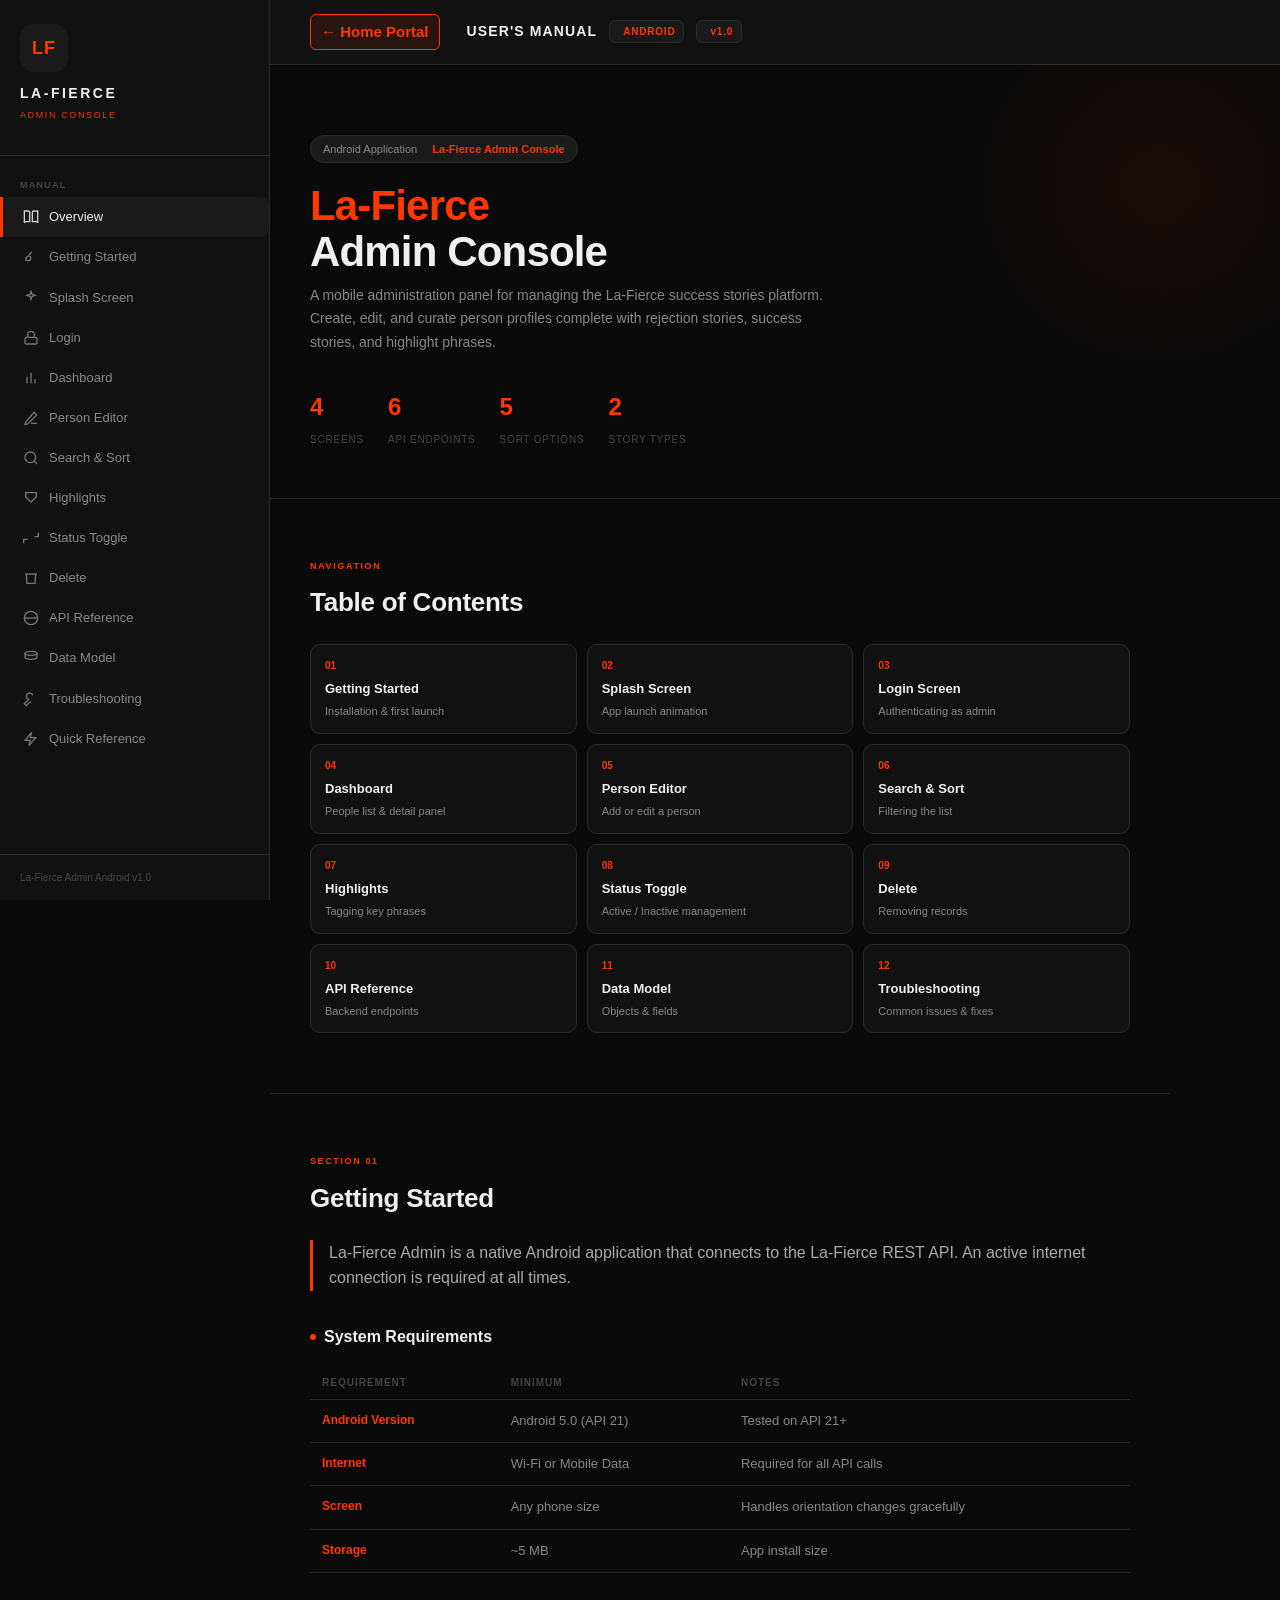
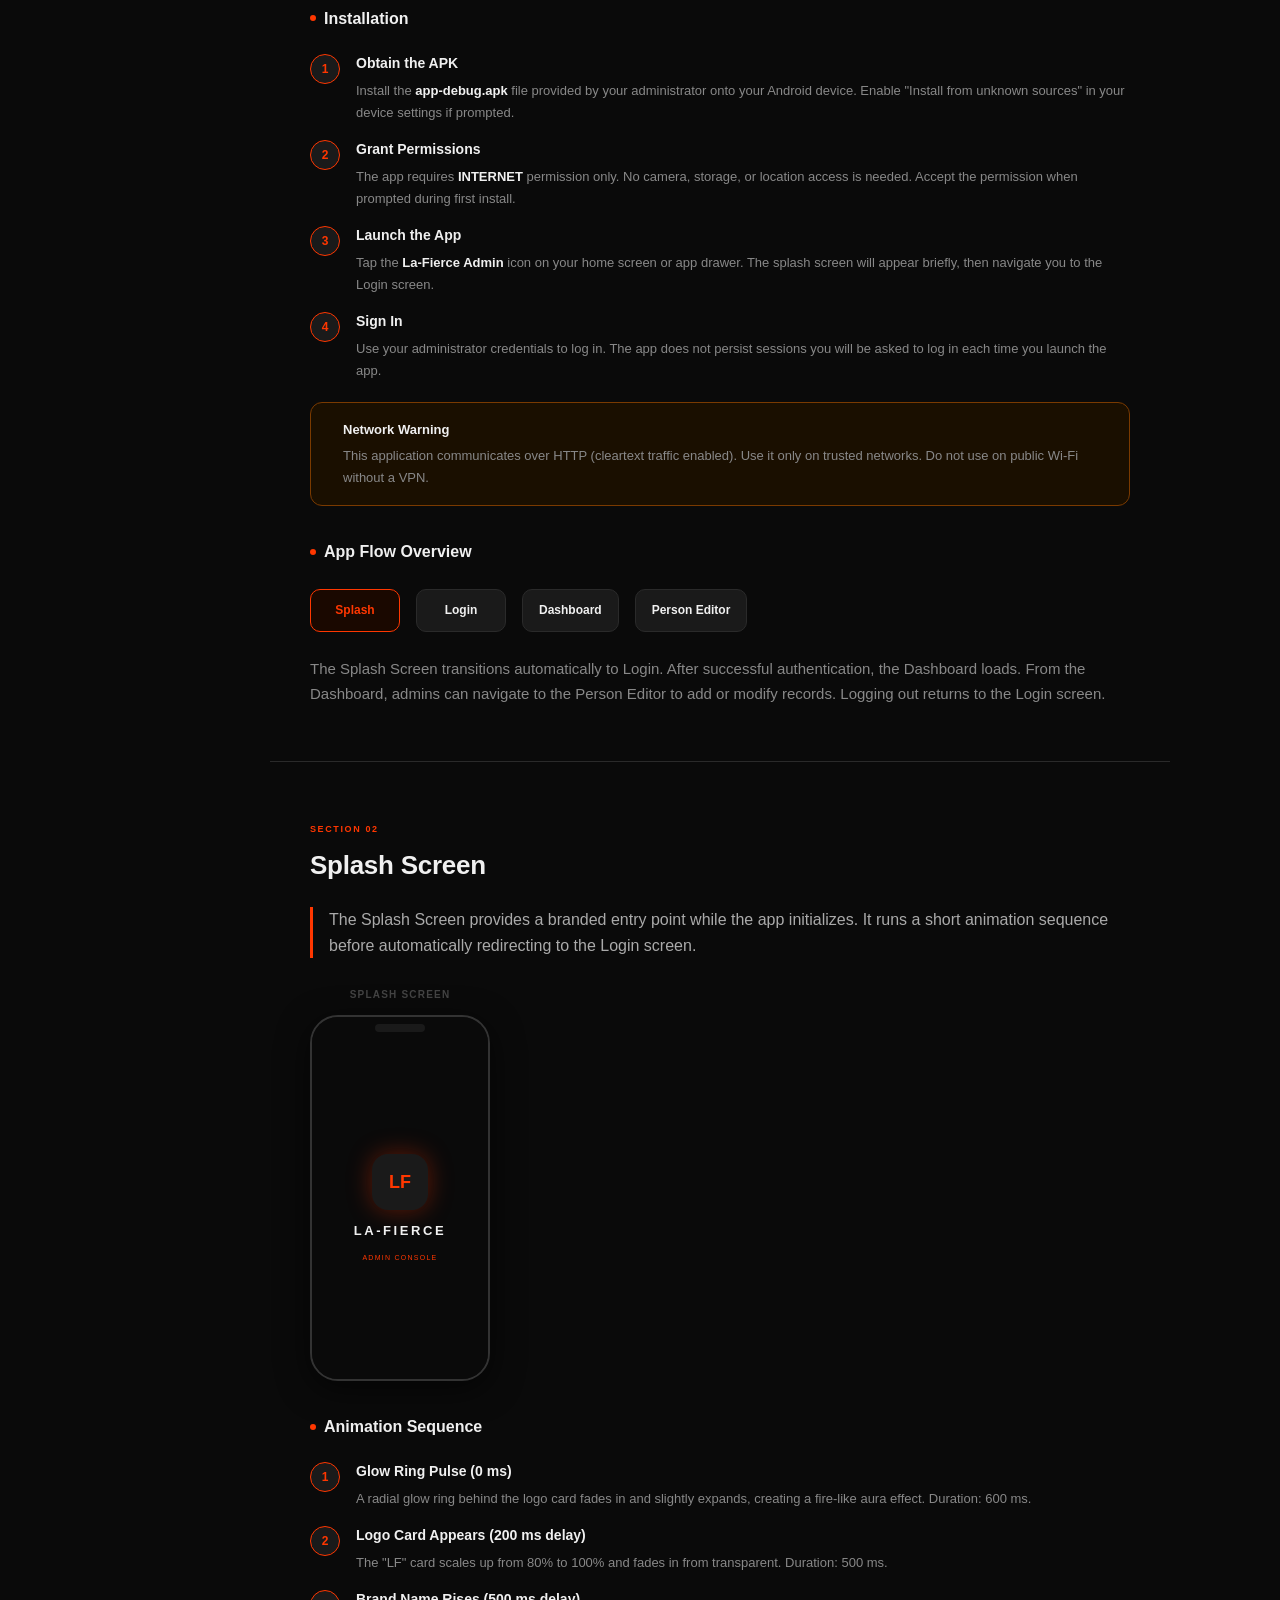
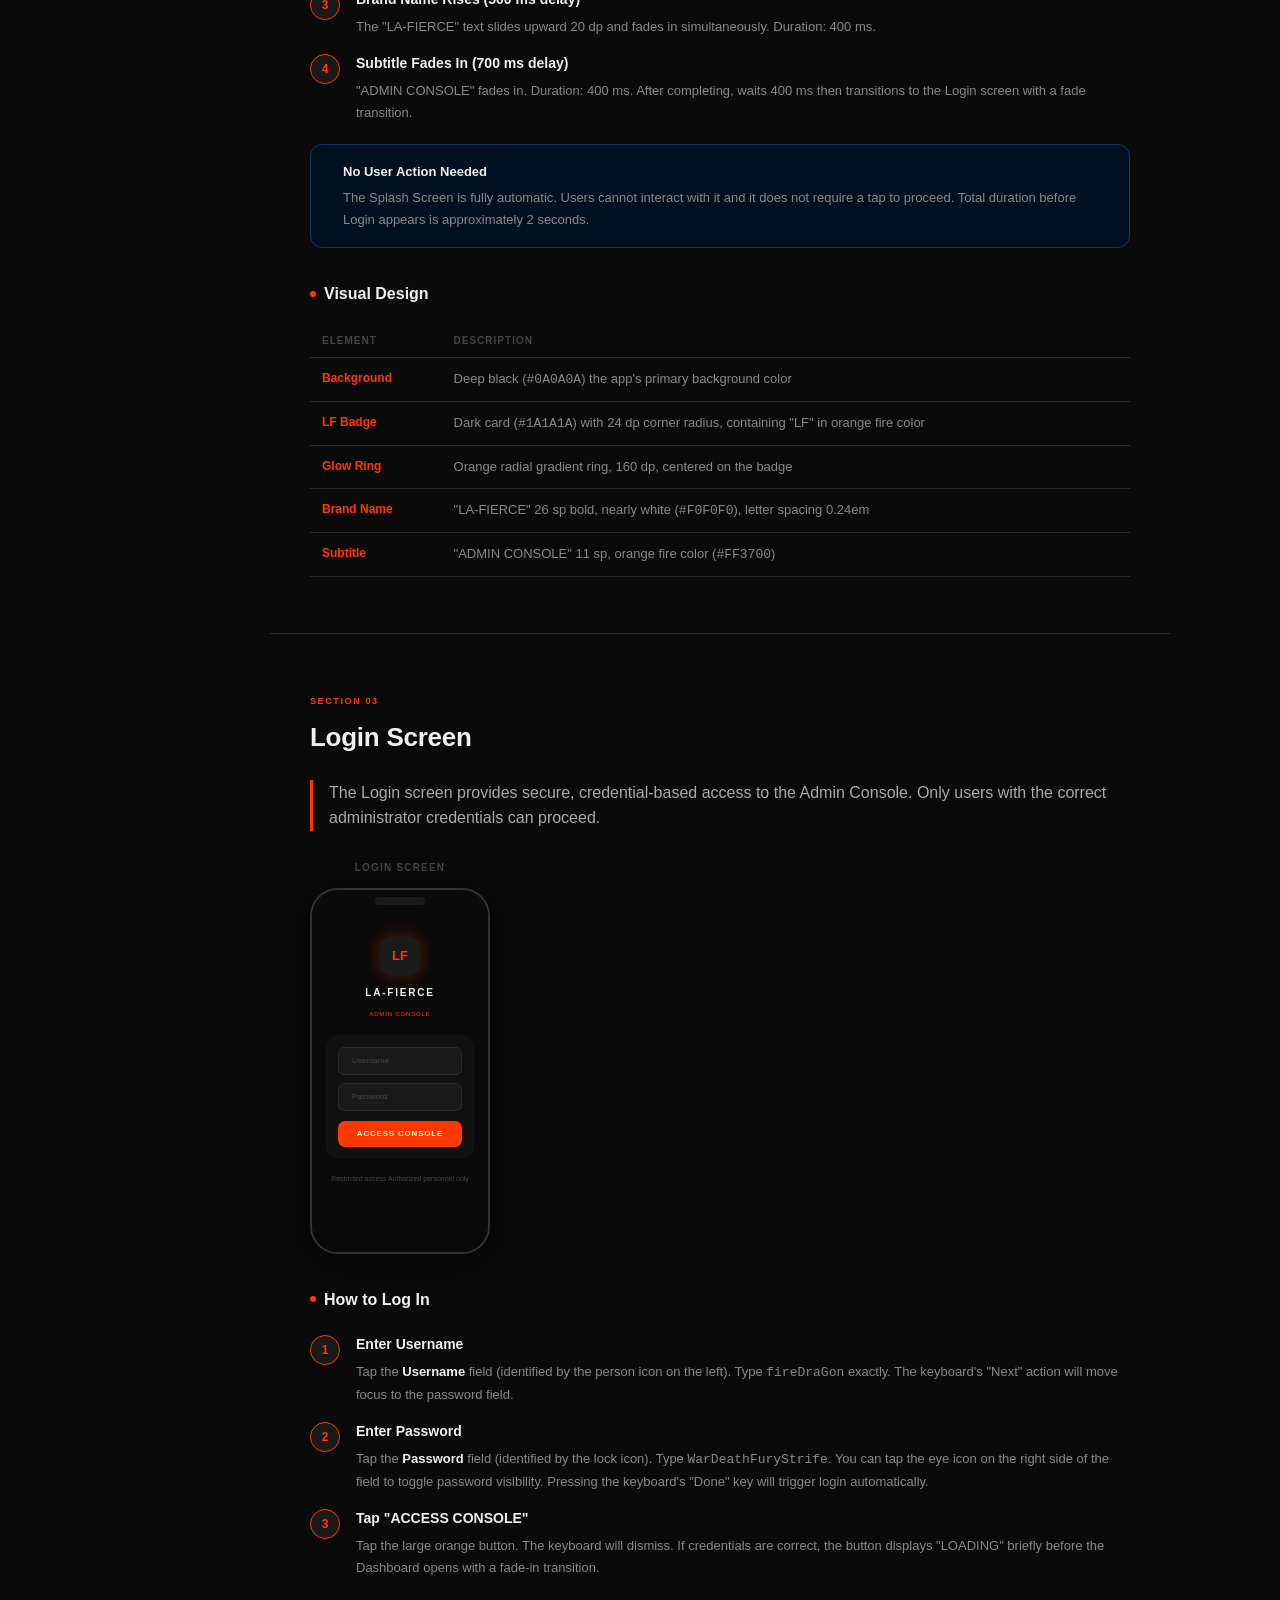
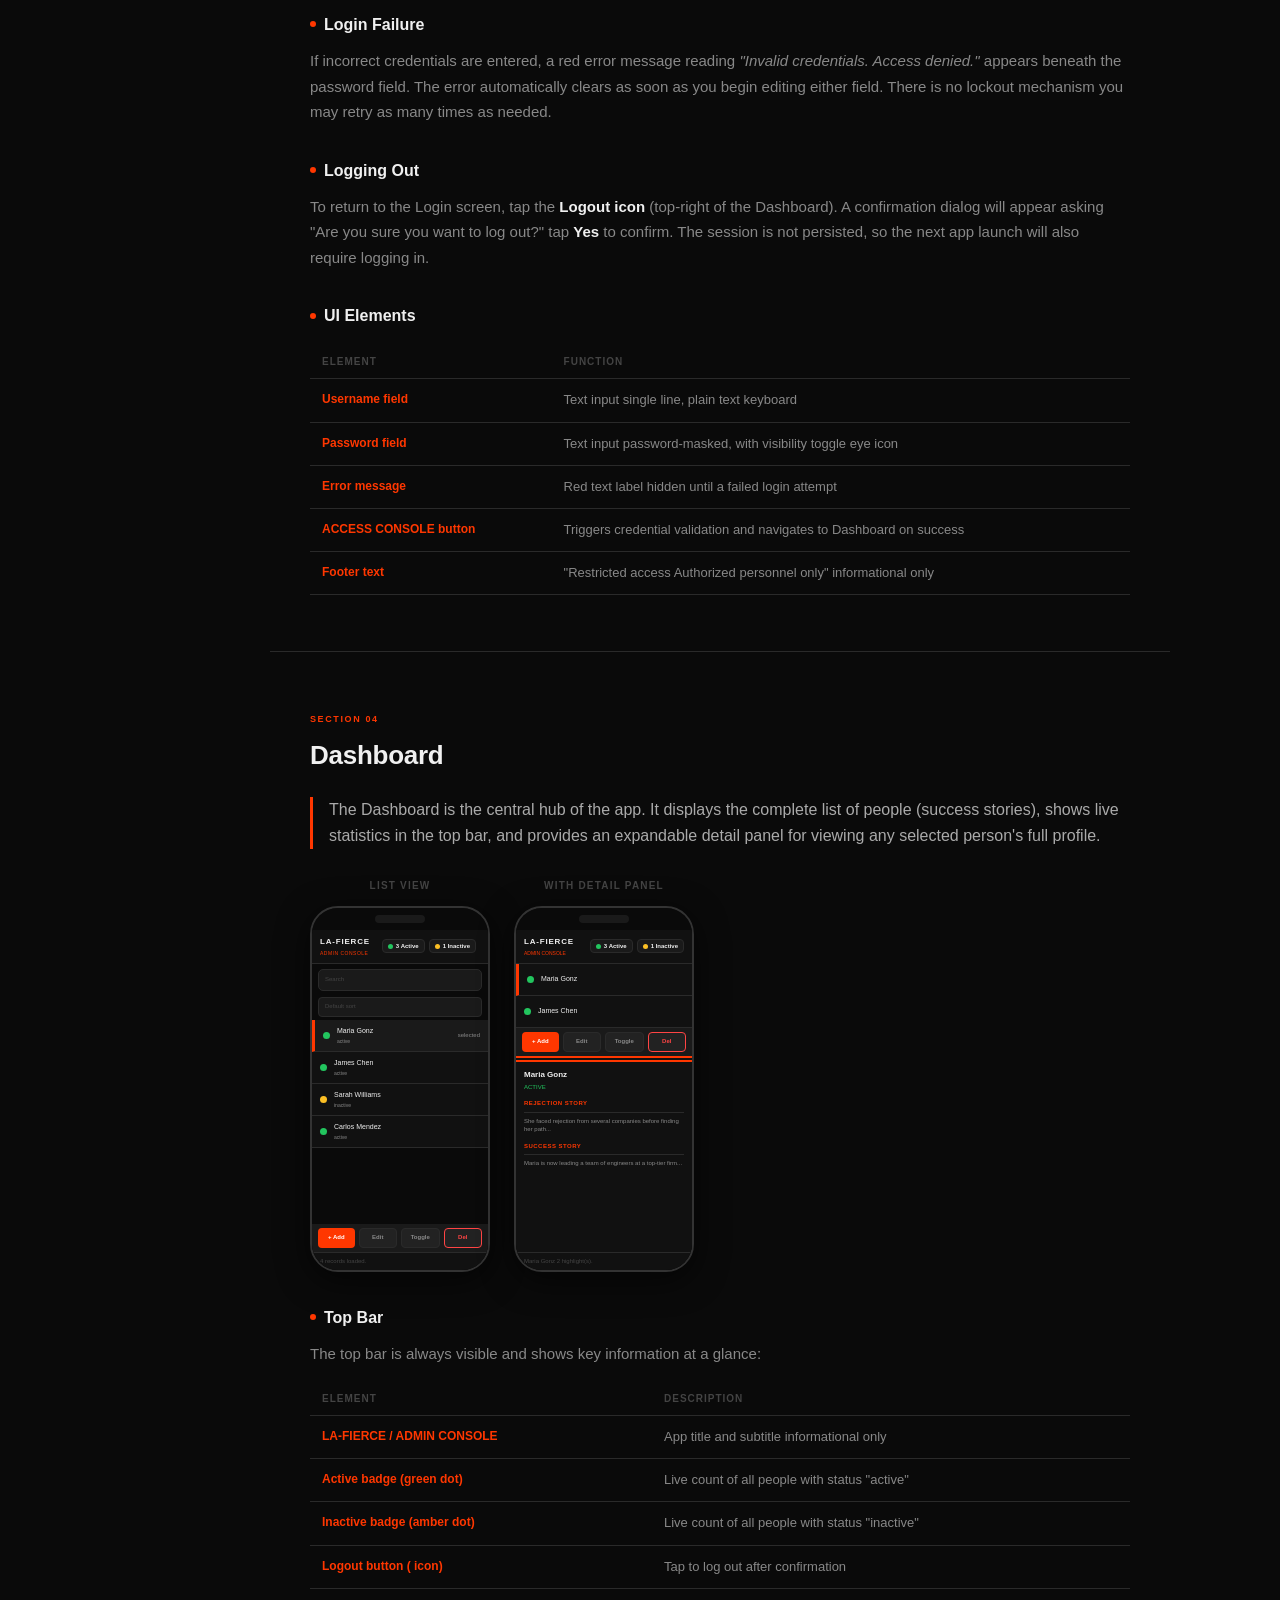
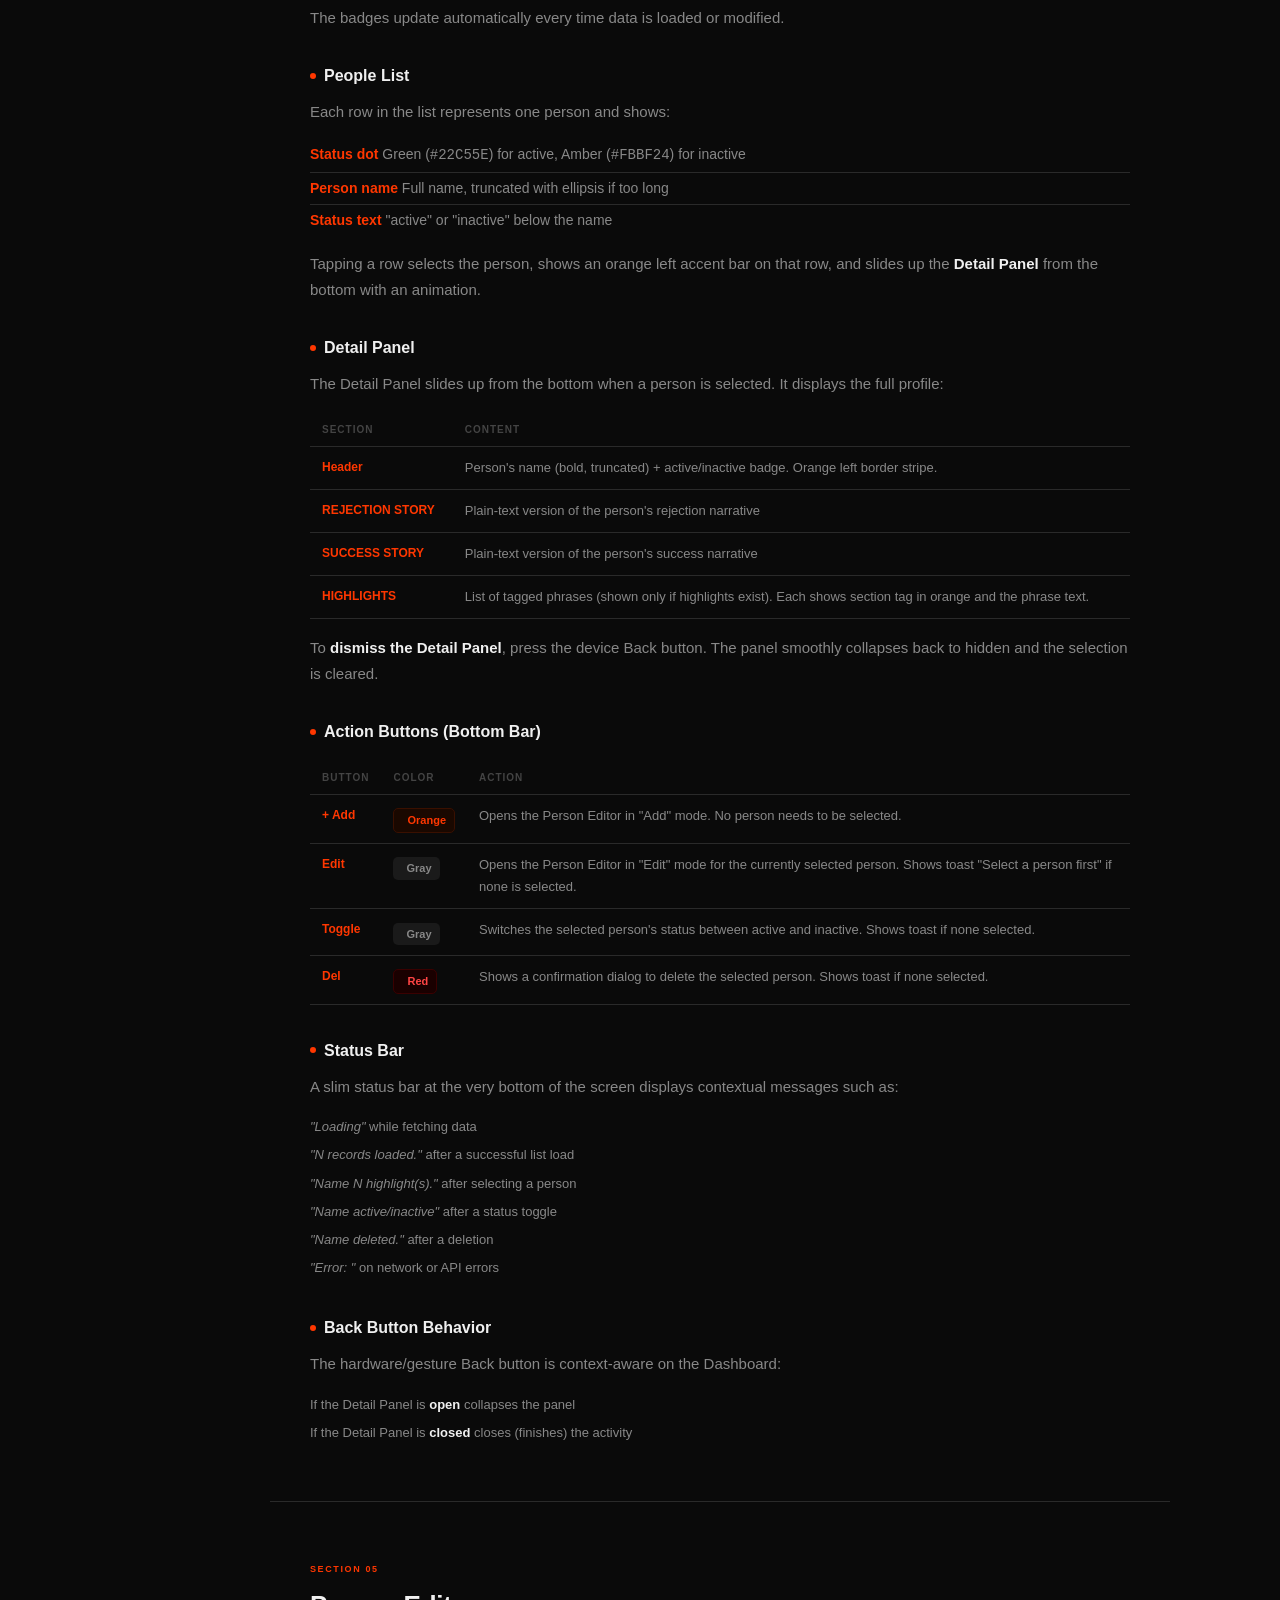
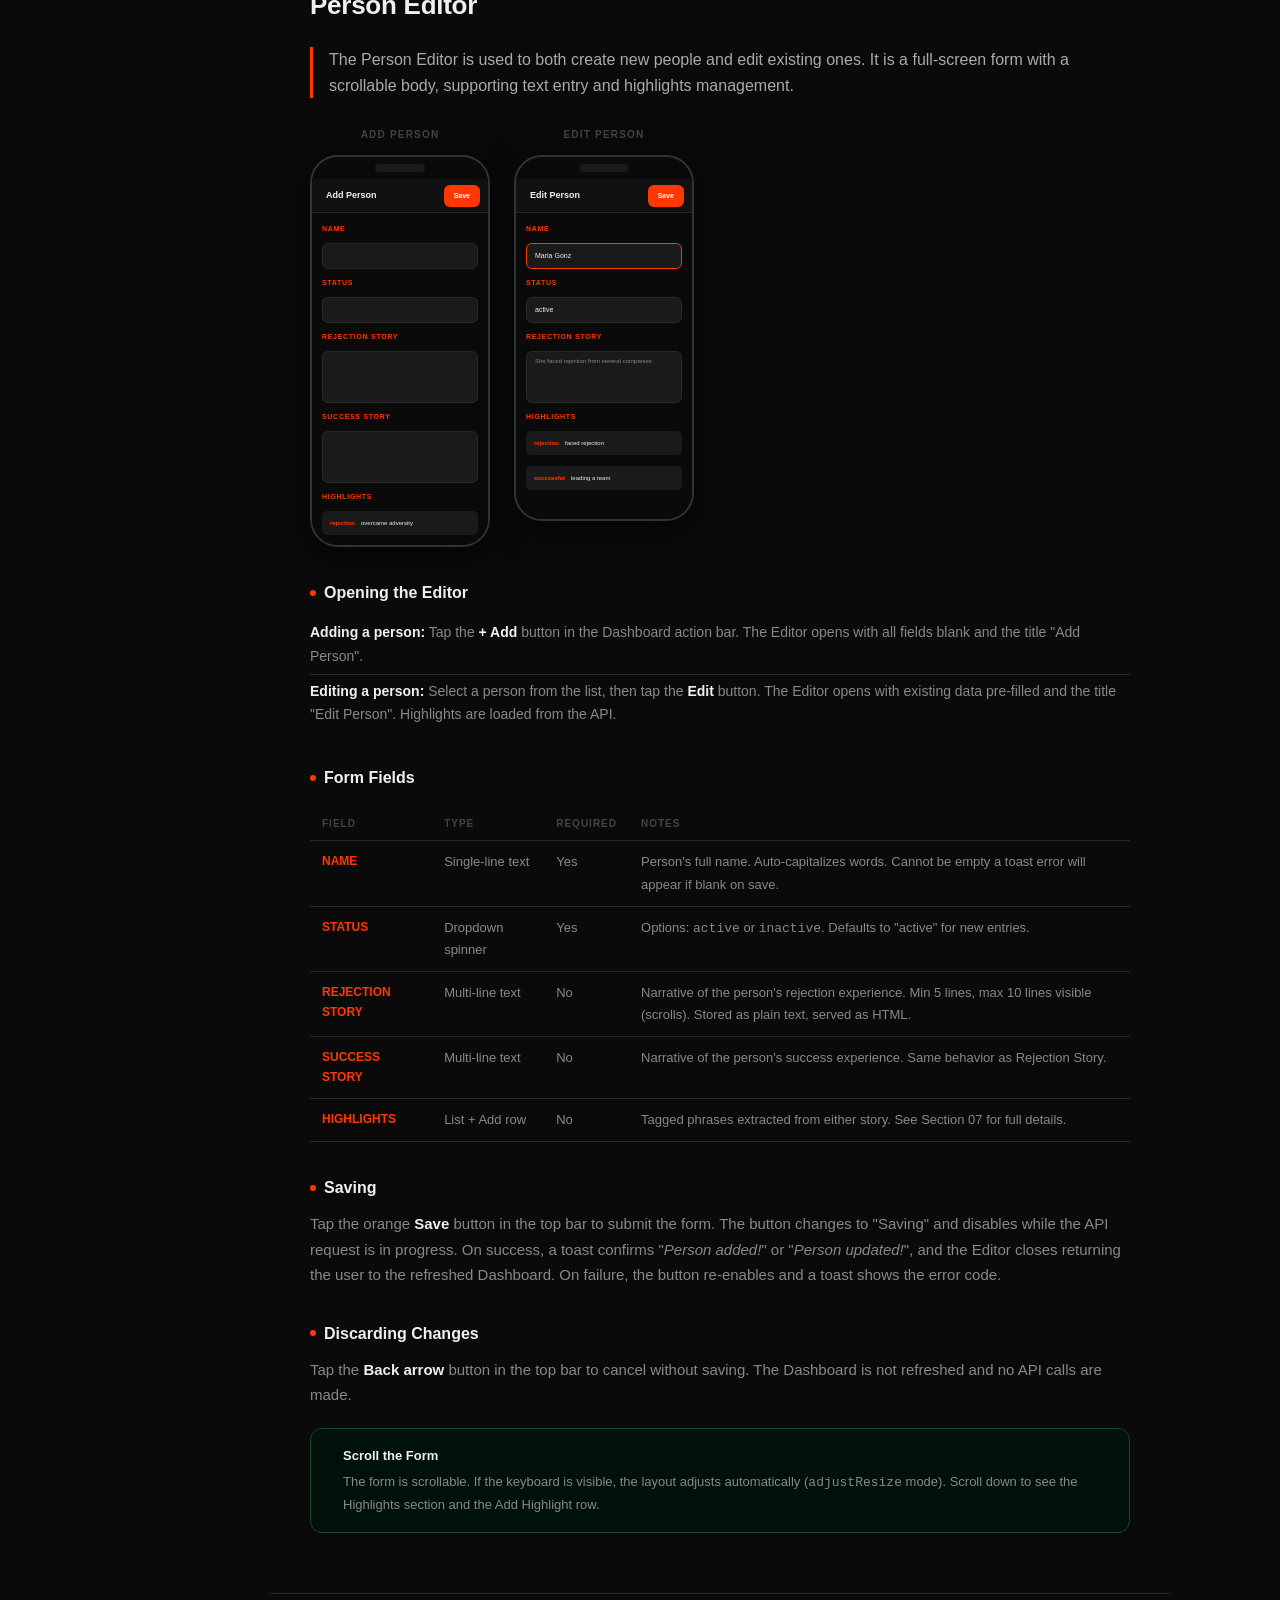
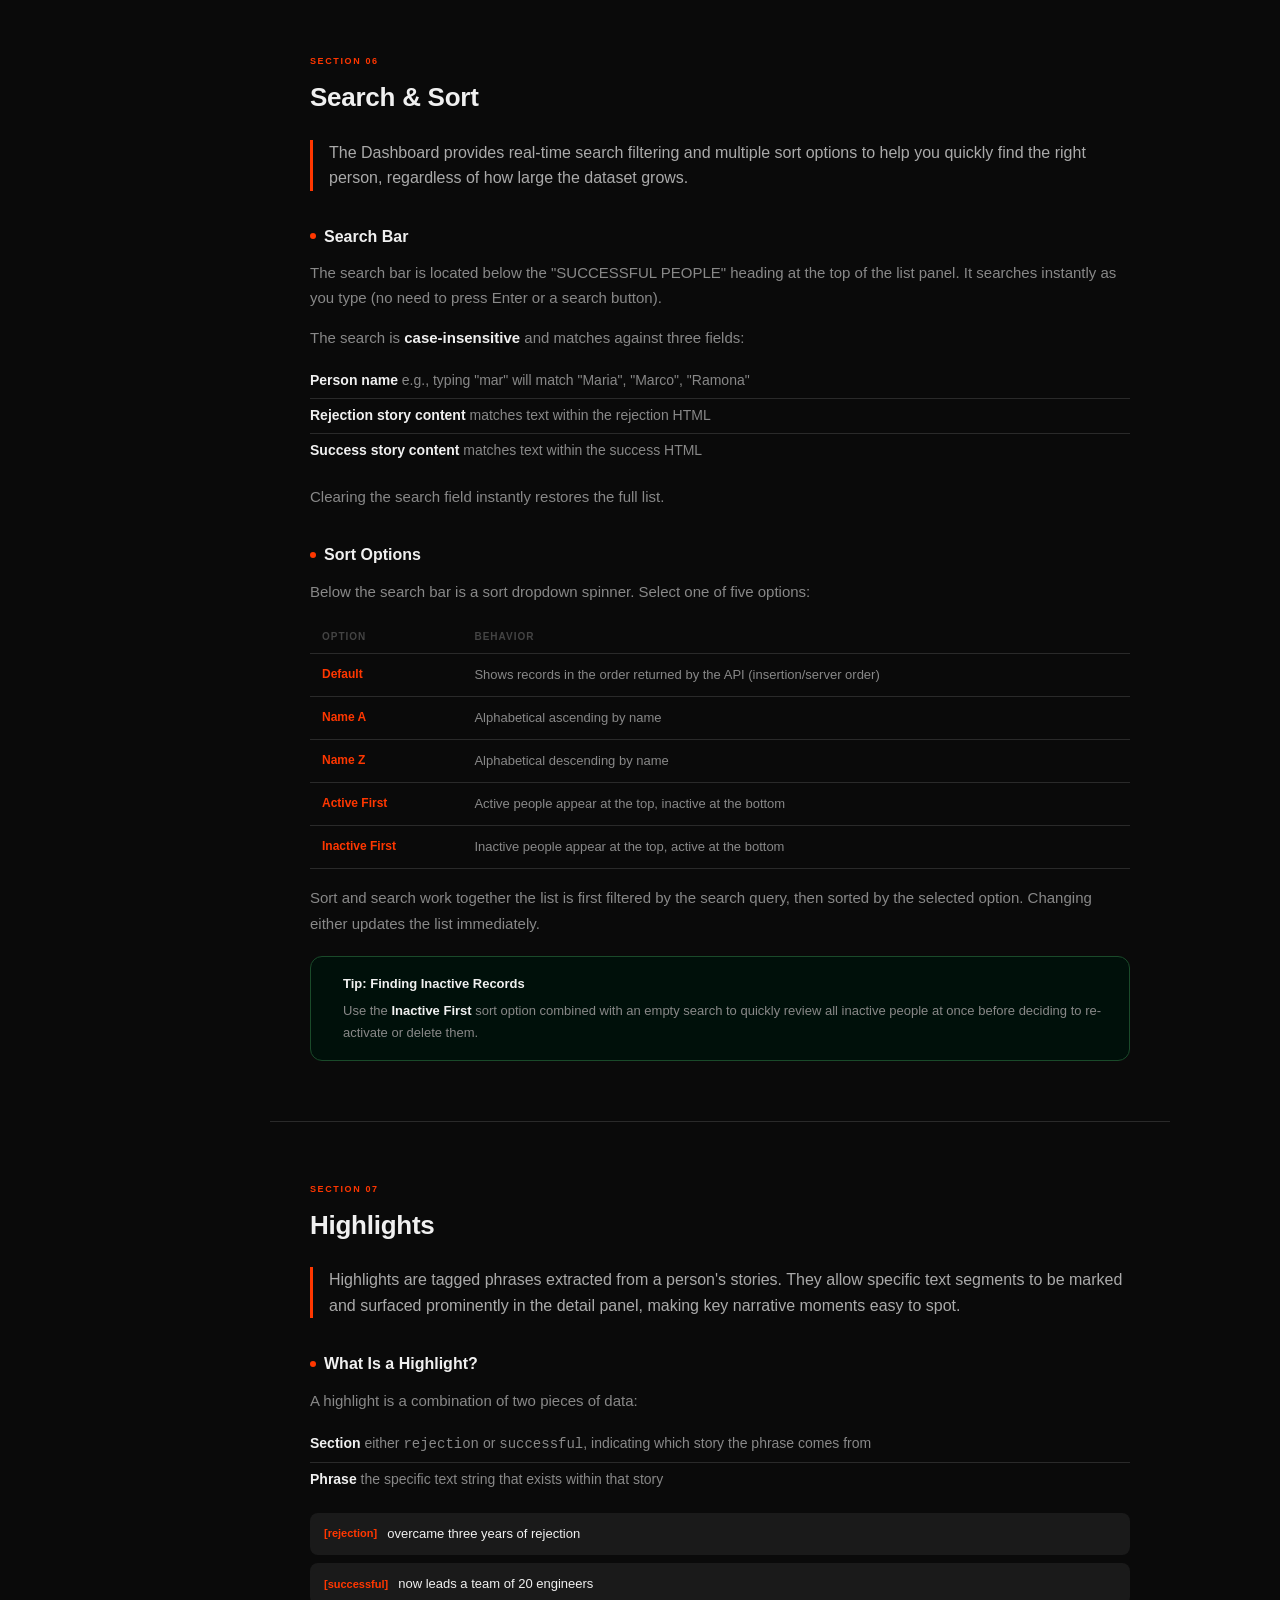
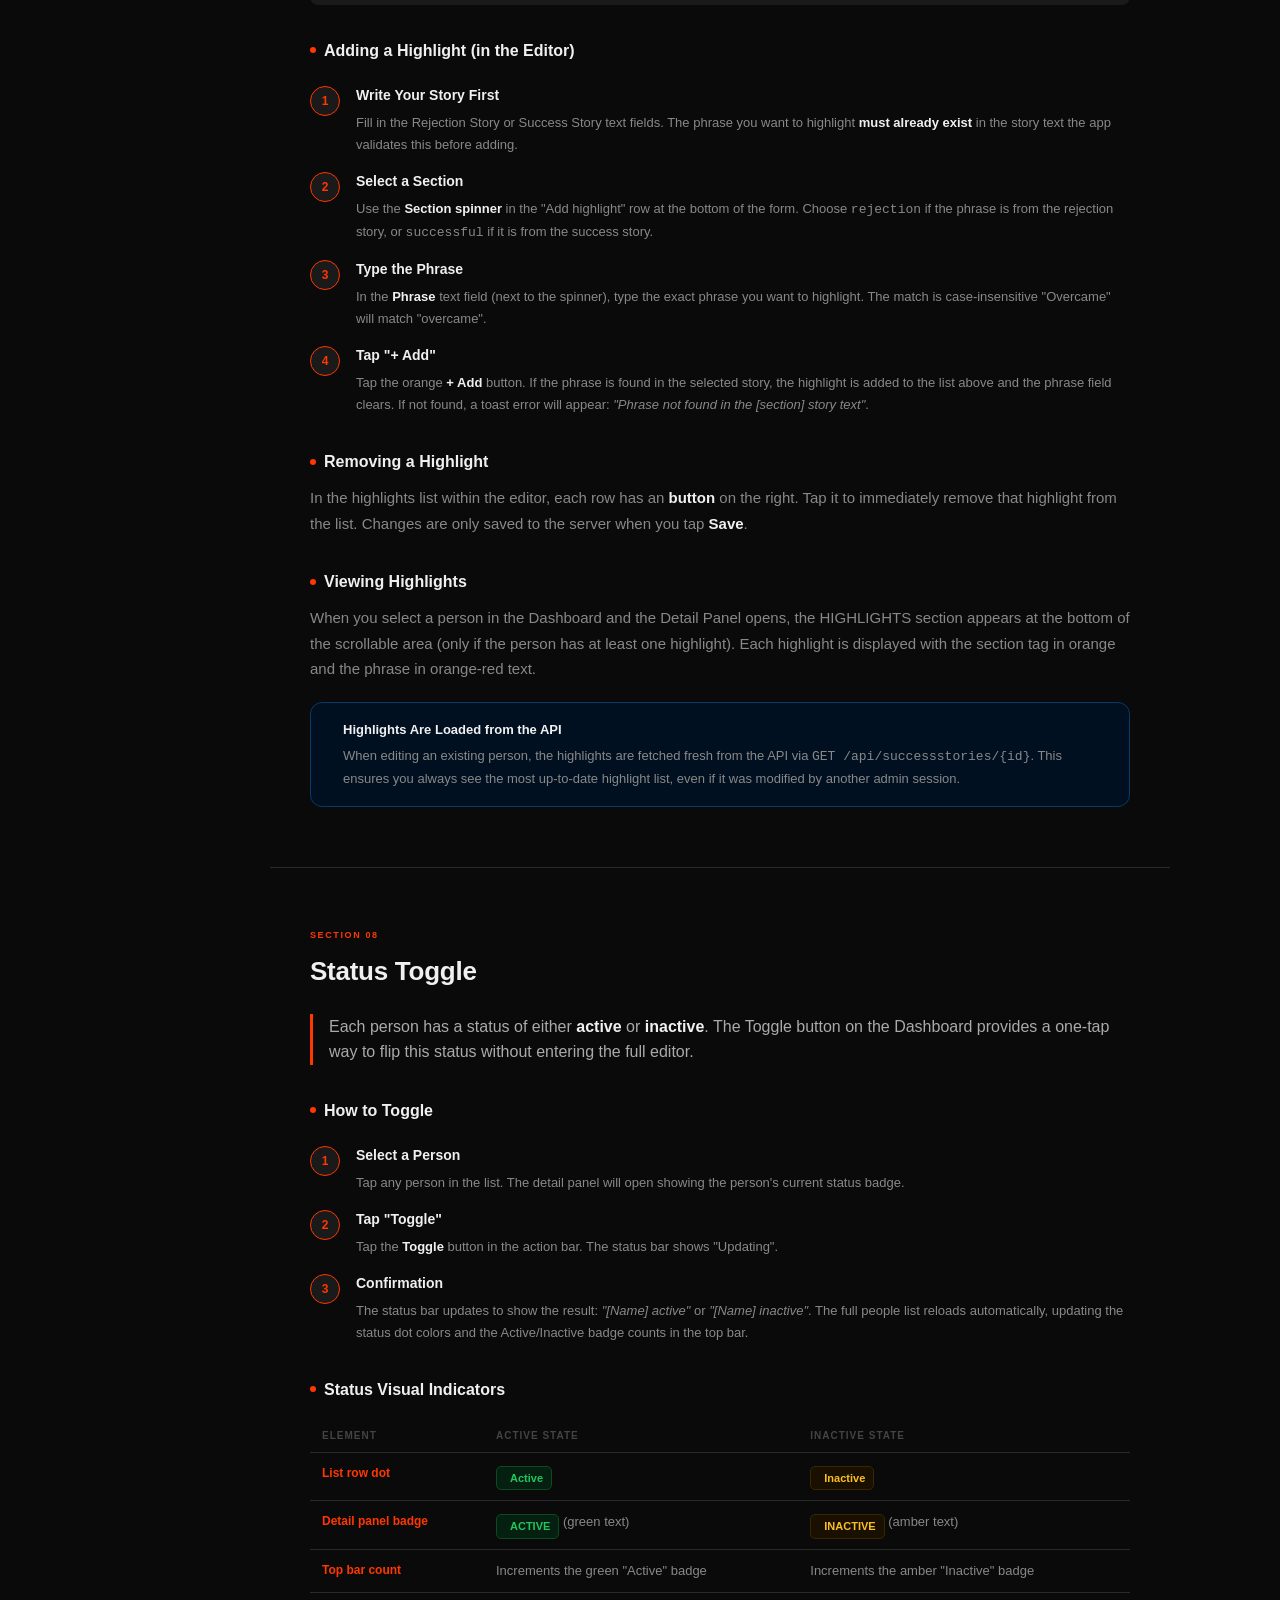
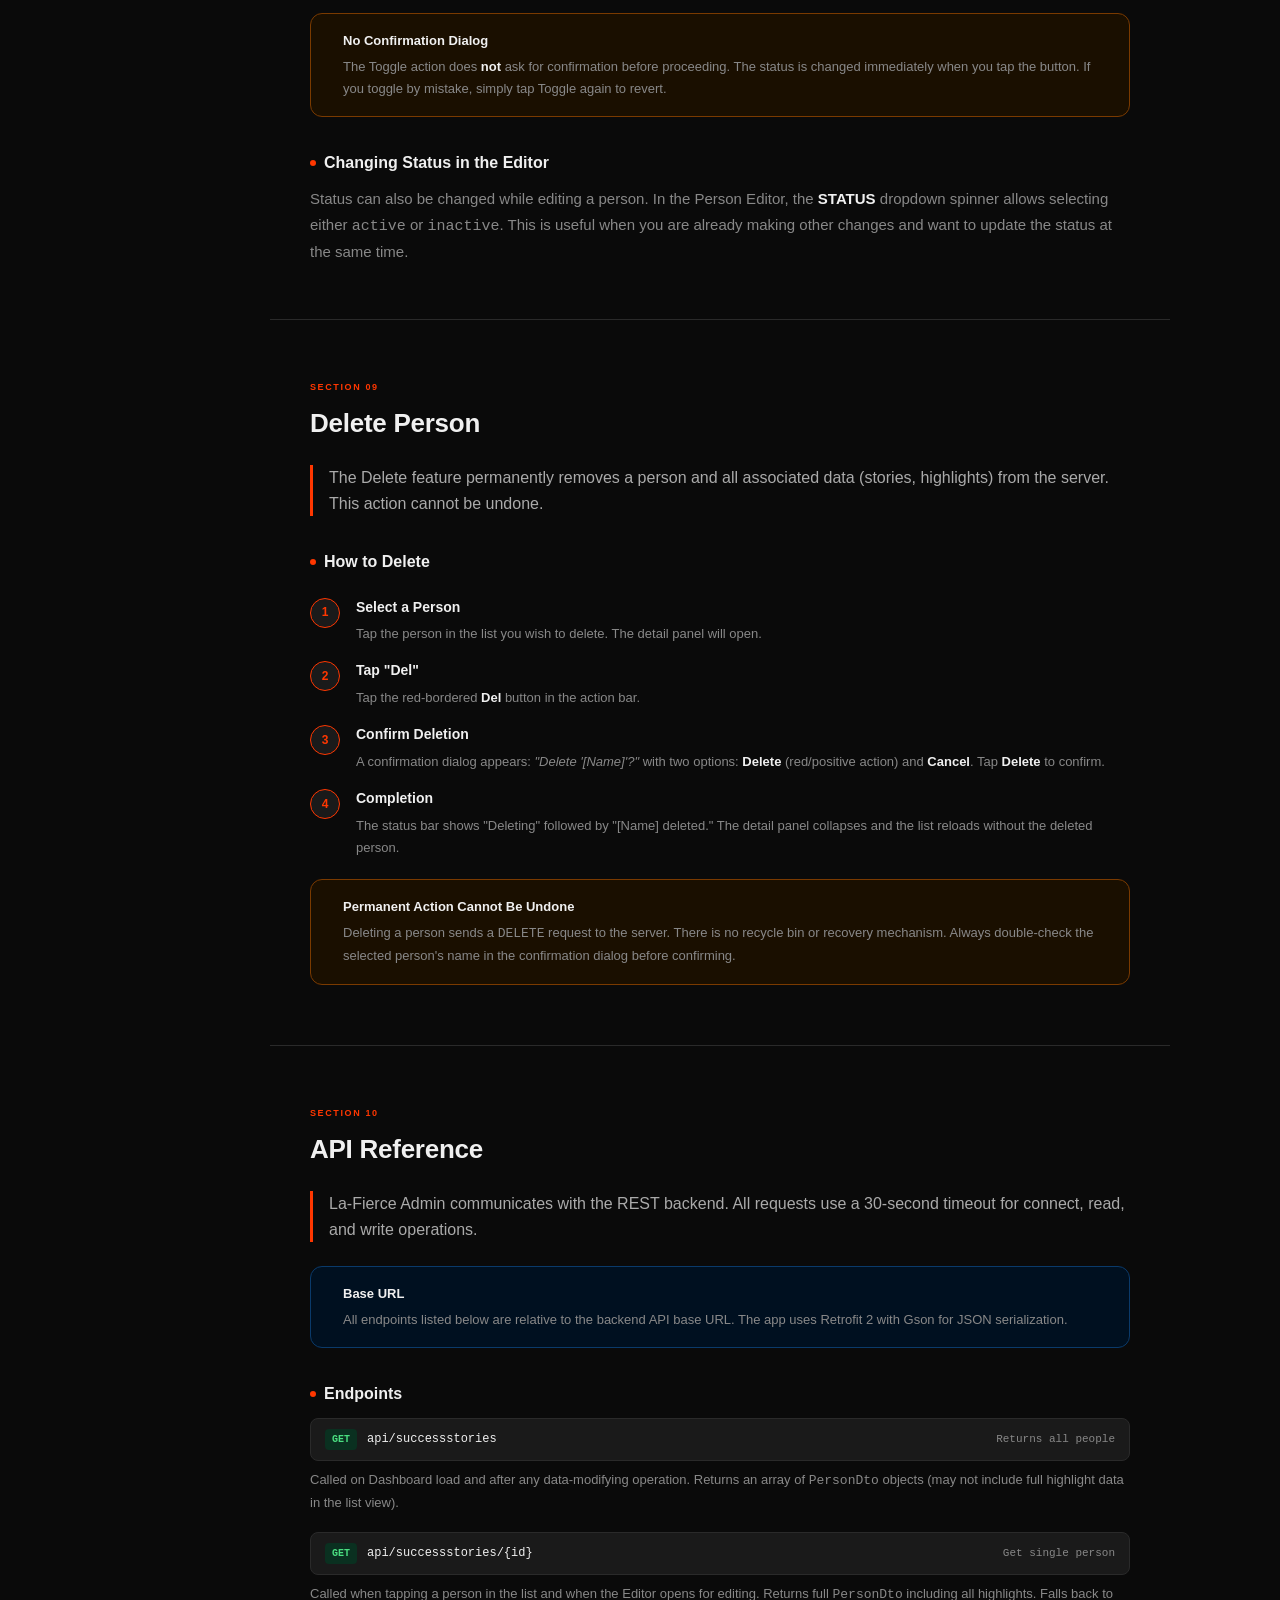
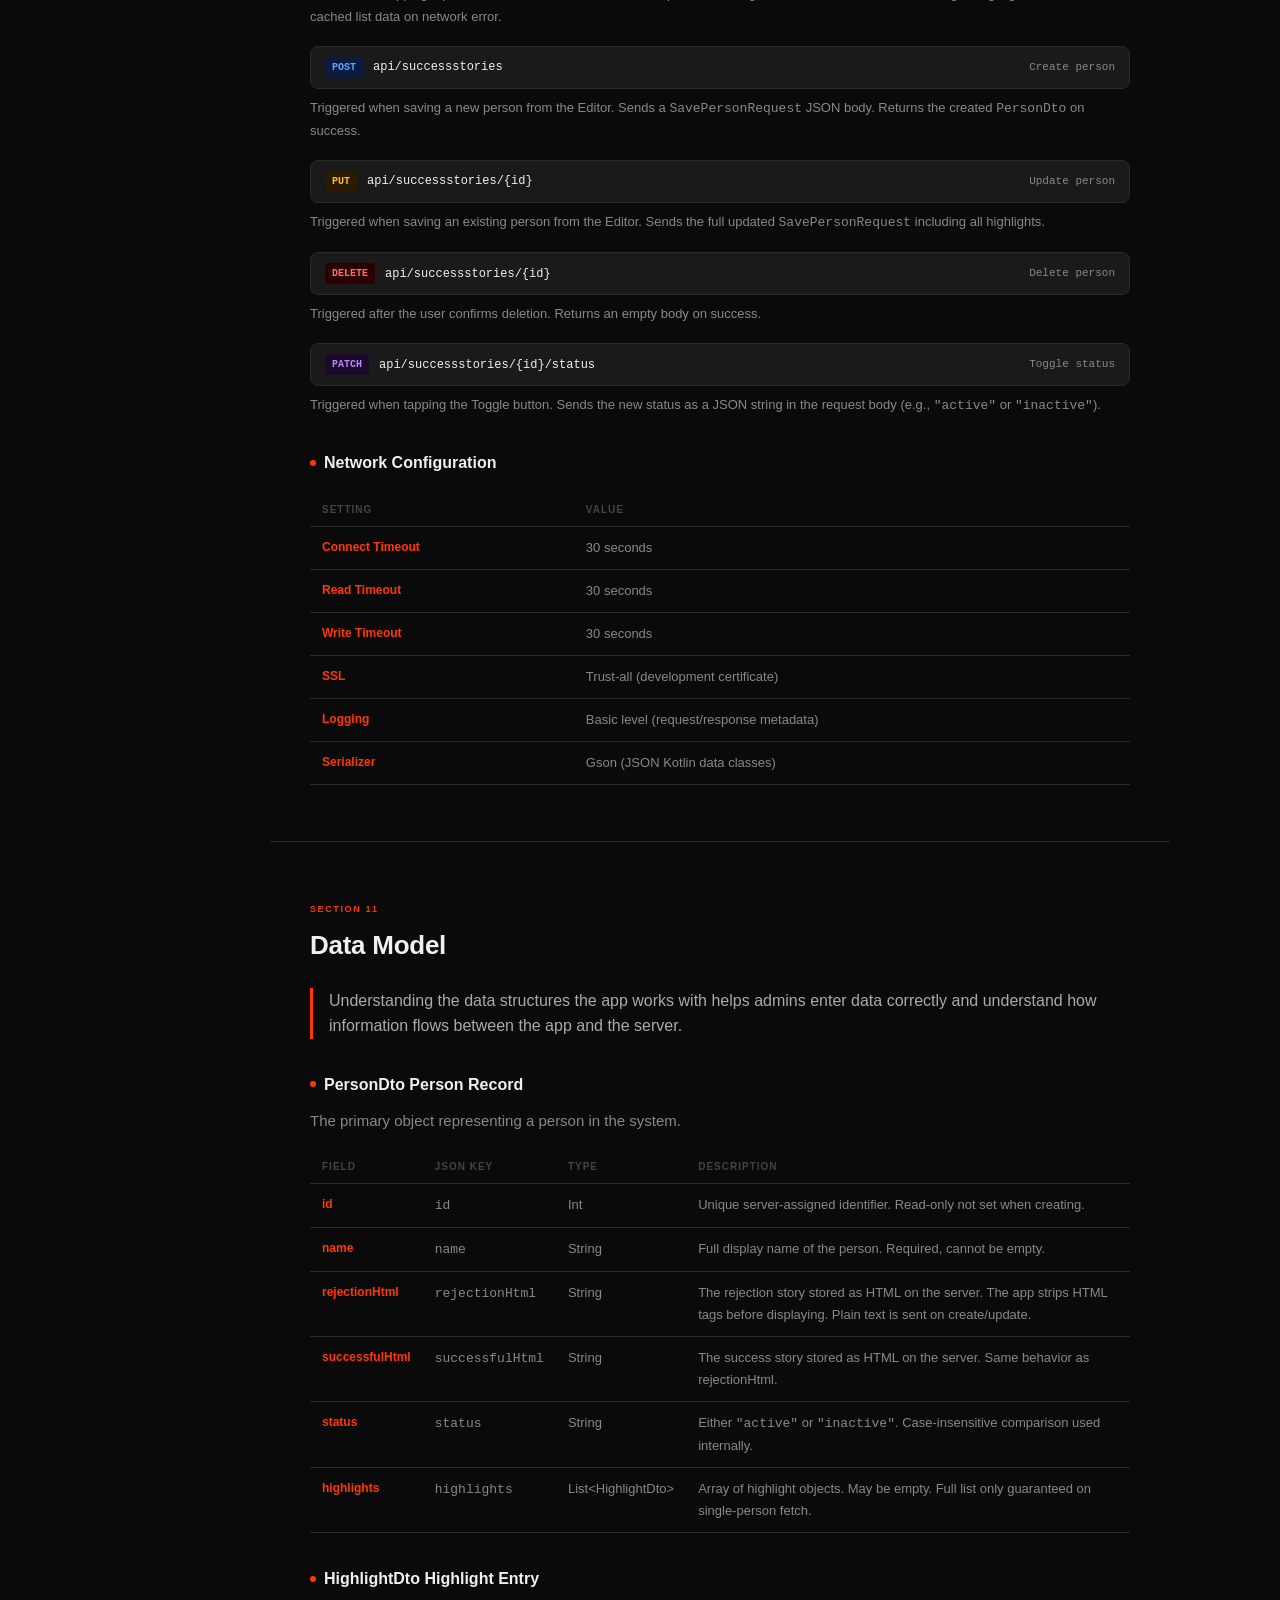
<file: app3/index.html>
<!DOCTYPE html>
<html lang="en">
<head>
<meta charset="UTF-8" />
<meta name="viewport" content="width=device-width, initial-scale=1.0"/>
<title>La-Fierce Admin User's Manual</title>
<meta name="description" content="Manage success stories, edit profiles, and curate inspirational content for La-Fierce." />
<meta name="app-icon" content="📱" />
<meta name="app-platform" content="Android Admin" />
<meta name="app-tags" content="Android,Admin,CRUD,User Manual" />
<style>
    .nav-item .icon svg {
  width: 16px;
  height: 16px;
  stroke: currentColor;
}

.nav-item .icon {
  display: flex;
  align-items: center;
  justify-content: center;
}

    /* ───────── SCROLLBAR (SIDEBAR ONLY) ───────── */
#sidebar::-webkit-scrollbar {
  width: 8px;
}

#sidebar::-webkit-scrollbar-track {
  background: transparent;
}

#sidebar::-webkit-scrollbar-thumb {
  background: linear-gradient(180deg, #FF3700, #FF6330);
  border-radius: 10px;
  border: 2px solid #111; /* creates floating effect */
}

#sidebar::-webkit-scrollbar-thumb:hover {
  background: #FF3700;
}

/* Firefox */
#sidebar {
  scrollbar-width: thin;
  scrollbar-color: #FF3700 transparent;
}

/* ───────── NAV ITEM FIX (ICONS + ALIGNMENT) ───────── */

/* smoother layout */
.nav-item {
  display: flex;
  align-items: center;
  gap: 12px;
  padding: 10px 20px;
  font-size: 13px;
  color: var(--muted);
  text-decoration: none;
  transition: all 0.18s ease;
  border-left: 3px solid transparent;
  border-radius: 0 8px 8px 0;
}

/* fix icon spacing + consistency */
.nav-item .icon {
  width: 20px;
  display: flex;
  align-items: center;
  justify-content: center;
  font-size: 14px;
  opacity: 0.85;
}

/* better hover feel */
.nav-item:hover {
  background: linear-gradient(90deg, rgba(255,55,0,0.08), transparent);
  color: var(--text);
  border-left-color: var(--border);
  transform: translateX(2px);
}

/* active state glow */
.nav-item.active {
  color: var(--text);
  background: linear-gradient(90deg, rgba(255,55,0,0.15), transparent);
  border-left-color: var(--orange);
}

/* optional subtle icon highlight on hover */
.nav-item:hover .icon {
  opacity: 1;
}

/* ───────── OPTIONAL: CLEANER ICON LOOK ───────── */
/* makes emojis look less "randomly placed" */
.nav-item .icon {
  filter: grayscale(20%);
}

.nav-item:hover .icon {
  filter: none;
}

/* KEEP REST OF YOUR ORIGINAL CSS EXACTLY */
  /*  Reset & base  */
  *, *::before, *::after { box-sizing: border-box; margin: 0; padding: 0; }

  :root {
    --orange:    #FF3700;
    --orange-lo: #FF6330;
    --bg:        #0A0A0A;
    --s1:        #111111;
    --s2:        #1A1A1A;
    --s3:        #222222;
    --border:    #2A2A2A;
    --text:      #F0F0F0;
    --muted:     #888888;
    --dim:       #444444;
    --green:     #22C55E;
    --amber:     #FBBF24;
    --red:       #FF4444;
    --radius:    12px;
    --sidebar-w: 270px;
  }

  html { scroll-behavior: smooth; }

  body {
    font-family: -apple-system, BlinkMacSystemFont, 'Segoe UI', Roboto, 'Helvetica Neue', Arial, sans-serif;
    background: var(--bg);
    color: var(--text);
    font-size: 15px;
    line-height: 1.7;
    display: flex;
  }

  /*  SIDEBAR  */
  #sidebar {
    position: fixed;
    top: 0; left: 0;
    width: var(--sidebar-w);
    height: 100vh;
    background: var(--s1);
    border-right: 1px solid var(--border);
    overflow-y: auto;
    display: flex;
    flex-direction: column;
    z-index: 100;
  }

  .sidebar-logo {
    padding: 24px 20px 18px;
    border-bottom: 1px solid var(--border);
  }
  .sidebar-logo .lf-badge {
    display: inline-flex;
    align-items: center;
    justify-content: center;
    width: 48px; height: 48px;
    background: var(--s2);
    border-radius: 14px;
    font-size: 18px;
    font-weight: 800;
    color: var(--orange);
    letter-spacing: 0.06em;
    margin-bottom: 10px;
  }
  .sidebar-logo h2 {
    font-size: 14px;
    font-weight: 800;
    color: var(--text);
    letter-spacing: 0.18em;
  }
  .sidebar-logo p {
    font-size: 9px;
    color: var(--orange);
    letter-spacing: 0.18em;
    text-transform: uppercase;
    margin-top: 2px;
  }

  .sidebar-nav { padding: 12px 0; flex: 1; }

  .nav-section {
    padding: 10px 20px 4px;
    font-size: 9px;
    font-weight: 700;
    letter-spacing: 0.14em;
    color: var(--dim);
    text-transform: uppercase;
  }

  .nav-item {
    display: flex;
    align-items: center;
    gap: 10px;
    padding: 9px 20px;
    font-size: 13px;
    color: var(--muted);
    text-decoration: none;
    transition: background 0.15s, color 0.15s;
    border-left: 3px solid transparent;
  }
  .nav-item:hover { background: var(--s2); color: var(--text); border-left-color: var(--border); }
  .nav-item.active { color: var(--text); background: var(--s2); border-left-color: var(--orange); }
  .nav-item .icon { font-size: 14px; width: 16px; text-align: center; flex-shrink: 0; }

  .sidebar-footer {
    padding: 14px 20px;
    border-top: 1px solid var(--border);
    font-size: 10px;
    color: var(--dim);
  }

  /*  MAIN CONTENT  */
  #content {
    margin-left: var(--sidebar-w);
    flex: 1;
    min-width: 0;
  }

  /* top strip */
  .top-bar {
    position: sticky;
    top: 0;
    z-index: 90;
    background: var(--s1);
    border-bottom: 1px solid var(--border);
    padding: 14px 40px;
    display: flex;
    align-items: center;
    gap: 12px;
  }
  .top-bar h1 { font-size: 14px; font-weight: 700; letter-spacing: 0.08em; color: var(--text); }
  .top-bar .badge {
    background: var(--s2);
    border: 1px solid var(--border);
    border-radius: 6px;
    padding: 2px 8px;
    font-size: 10px;
    color: var(--orange);
    letter-spacing: 0.08em;
  }

  /* sections */
  .section {
    padding: 60px 40px 40px;
    border-bottom: 1px solid var(--border);
    max-width: 900px;
  }

  .section-tag {
    font-size: 9px;
    font-weight: 700;
    letter-spacing: 0.18em;
    color: var(--orange);
    text-transform: uppercase;
    margin-bottom: 6px;
  }

  h2.section-title {
    font-size: 26px;
    font-weight: 800;
    color: var(--text);
    letter-spacing: -0.01em;
    margin-bottom: 20px;
  }
  h3 {
    font-size: 16px;
    font-weight: 700;
    color: var(--text);
    margin: 32px 0 10px;
    display: flex;
    align-items: center;
    gap: 8px;
  }
  h3 .dot { width: 6px; height: 6px; background: var(--orange); border-radius: 50%; flex-shrink: 0; }

  p { color: var(--muted); margin-bottom: 14px; }
  strong { color: var(--text); }

  /* lead */
  .lead {
    font-size: 16px;
    color: #aaa;
    border-left: 3px solid var(--orange);
    padding-left: 16px;
    margin-bottom: 24px;
    line-height: 1.6;
  }

  /* divider */
  .divider {
    height: 1px;
    background: var(--border);
    margin: 24px 0;
  }

  /*  PHONE MOCKUP  */
  .screens-row {
    display: flex;
    gap: 24px;
    flex-wrap: wrap;
    margin: 28px 0;
  }
  .phone-wrap { display: flex; flex-direction: column; align-items: center; gap: 12px; }
  .phone-label {
    font-size: 10px;
    font-weight: 700;
    letter-spacing: 0.12em;
    color: var(--dim);
    text-transform: uppercase;
  }
  .phone {
    width: 180px;
    background: #111;
    border-radius: 28px;
    border: 2px solid #333;
    overflow: hidden;
    position: relative;
    box-shadow: 0 8px 32px rgba(0,0,0,0.6);
  }
  .phone-notch {
    height: 22px;
    background: #0a0a0a;
    display: flex;
    align-items: center;
    justify-content: center;
  }
  .phone-notch::after {
    content: '';
    width: 50px; height: 8px;
    background: #1a1a1a;
    border-radius: 4px;
  }
  .phone-screen {
    background: var(--bg);
    padding: 0;
    min-height: 320px;
    position: relative;
    overflow: hidden;
  }

  /* splash screen mock */
  .mock-splash {
    min-height: 340px;
    display: flex;
    flex-direction: column;
    align-items: center;
    justify-content: center;
    gap: 10px;
    background: var(--bg);
  }
  .mock-lf {
    width: 56px; height: 56px;
    background: var(--s2);
    border-radius: 16px;
    display: flex;
    align-items: center;
    justify-content: center;
    font-size: 18px;
    font-weight: 800;
    color: var(--orange);
    box-shadow: 0 0 24px rgba(255,55,0,0.35);
  }
  .mock-brand {
    font-size: 13px;
    font-weight: 800;
    letter-spacing: 0.2em;
    color: var(--text);
  }
  .mock-sub {
    font-size: 7px;
    letter-spacing: 0.18em;
    color: var(--orange);
    text-transform: uppercase;
  }

  /* login mock */
  .mock-login {
    min-height: 340px;
    padding: 16px 14px;
    background: var(--bg);
    display: flex;
    flex-direction: column;
    align-items: center;
    gap: 8px;
  }
  .mock-login .mlf {
    width: 40px; height: 40px;
    background: var(--s2);
    border-radius: 12px;
    display: flex;
    align-items: center;
    justify-content: center;
    font-size: 13px;
    font-weight: 800;
    color: var(--orange);
    box-shadow: 0 0 18px rgba(255,55,0,0.3);
    margin-top: 8px;
  }
  .mock-login .mb { font-size: 10px; font-weight: 800; letter-spacing: 0.18em; color: var(--text); }
  .mock-login .ms { font-size: 6px; letter-spacing: 0.14em; color: var(--orange); }
  .mock-card {
    width: 100%;
    background: var(--s1);
    border-radius: 12px;
    padding: 12px;
    margin-top: 8px;
    display: flex;
    flex-direction: column;
    gap: 8px;
  }
  .mock-field {
    height: 28px;
    background: var(--s2);
    border-radius: 6px;
    border: 1px solid var(--border);
    display: flex;
    align-items: center;
    padding: 0 8px;
    font-size: 8px;
    color: var(--dim);
    gap: 5px;
  }
  .mock-field .fi { color: var(--orange); font-size: 9px; }
  .mock-btn {
    height: 26px;
    background: var(--orange);
    border-radius: 7px;
    display: flex;
    align-items: center;
    justify-content: center;
    font-size: 8px;
    font-weight: 700;
    letter-spacing: 0.1em;
    color: #fff;
    margin-top: 2px;
  }

  /* dashboard mock */
  .mock-dash {
    min-height: 340px;
    background: var(--bg);
    display: flex;
    flex-direction: column;
  }
  .mock-topbar {
    height: 34px;
    background: var(--s1);
    display: flex;
    align-items: center;
    padding: 0 8px;
    gap: 4px;
    border-bottom: 1px solid var(--border);
    justify-content: space-between;
  }
  .mock-topbar .mt-title { font-size: 8px; font-weight: 800; letter-spacing: 0.1em; color: var(--text); }
  .mock-topbar .mt-badge {
    background: var(--s2);
    border: 1px solid var(--border);
    border-radius: 4px;
    padding: 1px 5px;
    font-size: 6px;
    color: var(--text);
    font-weight: 700;
    display: flex;
    align-items: center;
    gap: 3px;
  }
  .dot-g { width: 5px; height: 5px; background: var(--green); border-radius: 50%; }
  .dot-a { width: 5px; height: 5px; background: var(--amber); border-radius: 50%; }
  .mock-search {
    height: 22px;
    background: var(--s2);
    border-radius: 5px;
    margin: 5px 6px 3px;
    border: 1px solid var(--border);
    display: flex; align-items: center;
    padding: 0 6px;
    font-size: 6px;
    color: var(--dim);
  }
  .mock-person-row {
    height: 32px;
    background: var(--s1);
    border-bottom: 1px solid var(--border);
    display: flex;
    align-items: center;
    padding: 0 8px;
    gap: 7px;
  }
  .mock-person-row.sel { background: var(--s2); border-left: 3px solid var(--orange); }
  .mock-person-row .mp-dot { width: 7px; height: 7px; border-radius: 50%; flex-shrink: 0; }
  .mock-person-row .mp-name { font-size: 7px; color: var(--text); }
  .mock-person-row .mp-status { font-size: 6px; color: var(--muted); margin-left: auto; }
  .mock-action-bar {
    height: 28px;
    background: var(--s2);
    display: flex;
    align-items: center;
    padding: 0 6px;
    gap: 4px;
  }
  .mock-ab-btn {
    flex: 1;
    height: 20px;
    border-radius: 4px;
    display: flex; align-items: center; justify-content: center;
    font-size: 6px; font-weight: 700;
  }
  .mock-ab-btn.orange { background: var(--orange); color: #fff; }
  .mock-ab-btn.gray { background: var(--s3); color: var(--muted); border: 1px solid var(--border); }
  .mock-ab-btn.red { background: var(--s3); color: var(--red); border: 1px solid var(--red); }
  .mock-detail {
    background: var(--s1);
    border-top: 2px solid var(--orange);
    flex: 1;
    padding: 6px 8px;
  }
  .mock-detail .md-name { font-size: 8px; font-weight: 700; color: var(--text); }
  .mock-detail .md-badge { font-size: 6px; color: var(--green); margin-top: 1px; margin-bottom: 6px; }
  .mock-detail .md-label { font-size: 6px; font-weight: 700; letter-spacing: 0.08em; color: var(--orange); text-transform: uppercase; }
  .mock-detail .md-divider { height: 1px; background: var(--border); margin: 3px 0 4px; }
  .mock-detail .md-text { font-size: 6px; color: var(--muted); line-height: 1.4; }
  .mock-status-bar {
    height: 18px;
    background: var(--s1);
    display: flex;
    align-items: center;
    padding: 0 8px;
    font-size: 6px;
    color: var(--dim);
    border-top: 1px solid var(--border);
  }

  /* editor mock */
  .mock-editor {
    min-height: 340px;
    background: var(--bg);
    display: flex;
    flex-direction: column;
  }
  .mock-editor-bar {
    height: 34px;
    background: var(--s1);
    display: flex;
    align-items: center;
    padding: 0 8px;
    gap: 6px;
    border-bottom: 1px solid var(--border);
  }
  .mock-back-btn { font-size: 14px; color: var(--text); }
  .mock-editor-title { font-size: 9px; font-weight: 700; color: var(--text); flex: 1; }
  .mock-save-btn {
    height: 22px; padding: 0 10px;
    background: var(--orange);
    border-radius: 6px;
    font-size: 7px; font-weight: 700;
    color: #fff; display: flex; align-items: center;
  }
  .mock-editor-body { padding: 10px 10px; display: flex; flex-direction: column; gap: 8px; flex: 1; }
  .mock-form-label { font-size: 7px; font-weight: 700; letter-spacing: 0.1em; color: var(--orange); text-transform: uppercase; }
  .mock-form-field {
    height: 26px; background: var(--s2);
    border-radius: 6px; border: 1px solid var(--border);
  }
  .mock-form-field.tall { height: 52px; }
  .mock-hl-row {
    height: 24px; background: var(--s2);
    border-radius: 5px;
    display: flex; align-items: center;
    padding: 0 8px; gap: 6px;
  }
  .mock-hl-section { font-size: 6px; font-weight: 700; color: var(--orange); }
  .mock-hl-phrase { font-size: 6px; color: var(--text); flex: 1; }
  .mock-hl-x { font-size: 9px; color: var(--muted); }

  /*  CALLOUT CARDS  */
  .callout {
    display: flex;
    gap: 14px;
    background: var(--s1);
    border: 1px solid var(--border);
    border-radius: var(--radius);
    padding: 16px 18px;
    margin: 20px 0;
    align-items: flex-start;
  }
  .callout.warn { border-color: #7a3a00; background: #1a0f00; }
  .callout.info { border-color: #0a3a6a; background: #001020; }
  .callout.tip  { border-color: #1a4a2a; background: #00100a; }
  .callout .icon { font-size: 20px; flex-shrink: 0; margin-top: 2px; }
  .callout .body h4 { font-size: 13px; font-weight: 700; color: var(--text); margin-bottom: 4px; }
  .callout .body p  { font-size: 13px; margin: 0; }

  /*  STEPS  */
  .steps { margin: 20px 0; display: flex; flex-direction: column; gap: 14px; }
  .step {
    display: flex;
    gap: 16px;
    align-items: flex-start;
  }
  .step-num {
    flex-shrink: 0;
    width: 30px; height: 30px;
    border-radius: 50%;
    background: var(--s2);
    border: 1px solid var(--orange);
    color: var(--orange);
    font-size: 12px;
    font-weight: 800;
    display: flex;
    align-items: center;
    justify-content: center;
    margin-top: 2px;
  }
  .step-body h4 { font-size: 14px; font-weight: 700; color: var(--text); margin-bottom: 4px; }
  .step-body p  { font-size: 13px; color: var(--muted); margin: 0; }

  /*  FIELDS TABLE  */
  .field-table { width: 100%; border-collapse: collapse; margin: 16px 0; }
  .field-table th {
    text-align: left;
    font-size: 10px;
    font-weight: 700;
    letter-spacing: 0.1em;
    color: var(--dim);
    text-transform: uppercase;
    padding: 8px 12px;
    border-bottom: 1px solid var(--border);
  }
  .field-table td {
    padding: 10px 12px;
    font-size: 13px;
    color: var(--muted);
    border-bottom: 1px solid var(--border);
    vertical-align: top;
  }
  .field-table td:first-child { color: var(--orange); font-weight: 600; font-size: 12px; }
  .field-table tr:hover td { background: var(--s1); }

  /*  INLINE BADGE  */
  .badge {
    display: inline-flex;
    align-items: center;
    gap: 5px;
    padding: 2px 8px;
    border-radius: 5px;
    font-size: 11px;
    font-weight: 700;
  }
  .badge.green { background: #052010; color: var(--green); border: 1px solid #0a4a1e; }
  .badge.amber { background: #1a1000; color: var(--amber); border: 1px solid #3a2600; }
  .badge.orange { background: #1a0800; color: var(--orange); border: 1px solid #3a1000; }
  .badge.red   { background: #1a0000; color: var(--red);   border: 1px solid #3a0000; }
  .badge::before { content: ''; font-size: 7px; }

  /*  CODE / CREDENTIALS  */
  .cred-box {
    background: var(--s2);
    border: 1px solid var(--border);
    border-radius: var(--radius);
    padding: 16px 20px;
    margin: 16px 0;
    font-family: 'SF Mono', 'Fira Code', 'Courier New', monospace;
    font-size: 13px;
  }
  .cred-box .row { display: flex; gap: 12px; align-items: center; margin-bottom: 6px; }
  .cred-box .row:last-child { margin-bottom: 0; }
  .cred-box .lbl { color: var(--dim); width: 100px; font-size: 11px; flex-shrink: 0; }
  .cred-box .val { color: var(--orange); font-weight: 600; }

  /*  API ENDPOINT  */
  .endpoint {
    display: flex;
    align-items: center;
    gap: 10px;
    background: var(--s2);
    border: 1px solid var(--border);
    border-radius: 8px;
    padding: 10px 14px;
    margin: 8px 0;
    font-family: 'SF Mono', 'Fira Code', monospace;
    font-size: 12px;
  }
  .endpoint .method {
    font-size: 10px;
    font-weight: 700;
    padding: 2px 7px;
    border-radius: 4px;
    flex-shrink: 0;
  }
  .method.get    { background: #0a3020; color: #4ade80; }
  .method.post   { background: #0a1a40; color: #60a5fa; }
  .method.put    { background: #2a1a00; color: #fbbf24; }
  .method.patch  { background: #1a0a2a; color: #c084fc; }
  .method.delete { background: #2a0000; color: #f87171; }
  .endpoint .path { color: var(--text); }

  /*  HIGHLIGHT SAMPLE  */
  .hl-sample {
    background: var(--s2);
    border-radius: 8px;
    padding: 10px 14px;
    margin: 8px 0;
    display: flex;
    align-items: center;
    gap: 10px;
    font-size: 13px;
  }
  .hl-sample .hl-section { color: var(--orange); font-weight: 700; font-size: 11px; flex-shrink: 0; }
  .hl-sample .hl-phrase  { color: var(--text); }

  /*  FLOW DIAGRAM  */
  .flow {
    display: flex;
    align-items: center;
    gap: 0;
    margin: 24px 0;
    flex-wrap: wrap;
    gap: 8px;
  }
  .flow-box {
    background: var(--s2);
    border: 1px solid var(--border);
    border-radius: 10px;
    padding: 10px 16px;
    font-size: 12px;
    font-weight: 600;
    color: var(--text);
    text-align: center;
    min-width: 90px;
  }
  .flow-box.active { border-color: var(--orange); color: var(--orange); background: #1a0800; }
  .flow-arrow { color: var(--dim); font-size: 18px; }

  /*  QUICK REF GRID  */
  .qr-grid {
    display: grid;
    grid-template-columns: 1fr 1fr;
    gap: 12px;
    margin: 20px 0;
  }
  .qr-card {
    background: var(--s1);
    border: 1px solid var(--border);
    border-radius: 10px;
    padding: 14px 16px;
  }
  .qr-card h4 { font-size: 12px; font-weight: 700; color: var(--text); margin-bottom: 8px; display: flex; align-items: center; gap: 6px; }
  .qr-card h4 .icon { font-size: 16px; }
  .qr-card ul { list-style: none; }
  .qr-card ul li { font-size: 12px; color: var(--muted); padding: 3px 0; border-bottom: 1px solid var(--border); }
  .qr-card ul li:last-child { border-bottom: none; }
  .qr-card ul li::before { content: '  '; color: var(--orange); }

  /*  COVER SECTION  */
  .cover {
    padding: 70px 40px 50px;
    border-bottom: 1px solid var(--border);
    position: relative;
    overflow: hidden;
  }
  .cover::before {
    content: '';
    position: absolute;
    top: -80px; right: -80px;
    width: 400px; height: 400px;
    border-radius: 50%;
    background: radial-gradient(circle, rgba(255,55,0,0.06) 0%, transparent 70%);
    pointer-events: none;
  }
  .cover .version-badge {
    display: inline-flex;
    align-items: center;
    gap: 6px;
    background: var(--s2);
    border: 1px solid var(--border);
    border-radius: 20px;
    padding: 4px 12px;
    font-size: 11px;
    color: var(--muted);
    margin-bottom: 20px;
  }
  .cover .version-badge span { color: var(--orange); font-weight: 700; }
  .cover h1 {
    font-size: 42px;
    font-weight: 900;
    color: var(--text);
    letter-spacing: -0.02em;
    line-height: 1.1;
    margin-bottom: 8px;
  }
  .cover h1 em { color: var(--orange); font-style: normal; }
  .cover .cover-sub {
    font-size: 14px;
    color: var(--muted);
    margin-bottom: 32px;
    max-width: 520px;
  }
  .cover-stats {
    display: flex;
    gap: 24px;
    flex-wrap: wrap;
  }
  .cover-stat {
    display: flex;
    flex-direction: column;
    gap: 3px;
  }
  .cover-stat .num { font-size: 24px; font-weight: 800; color: var(--orange); }
  .cover-stat .lbl { font-size: 10px; color: var(--dim); letter-spacing: 0.08em; text-transform: uppercase; }

  /*  TOC  */
  .toc-grid {
    display: grid;
    grid-template-columns: repeat(auto-fill, minmax(200px, 1fr));
    gap: 10px;
    margin: 20px 0;
  }
  .toc-item {
    background: var(--s1);
    border: 1px solid var(--border);
    border-radius: 10px;
    padding: 12px 14px;
    text-decoration: none;
    transition: border-color 0.15s, background 0.15s;
  }
  .toc-item:hover { border-color: var(--orange); background: var(--s2); }
  .toc-item .toc-num { font-size: 10px; color: var(--orange); font-weight: 700; margin-bottom: 4px; }
  .toc-item .toc-name { font-size: 13px; color: var(--text); font-weight: 600; }
  .toc-item .toc-desc { font-size: 11px; color: var(--muted); margin-top: 2px; }

  /*  RESPONSIVE  */
  @media (max-width: 800px) {
    body { display: block; }
    #sidebar { display: none; }
    #content { margin-left: 0; }
    .cover h1 { font-size: 28px; }
    .section { padding: 40px 20px 30px; }
    .qr-grid { grid-template-columns: 1fr; }
    .screens-row { justify-content: center; }
  }
</style>
</head>
<body>

<!--  SIDEBAR  -->
<nav id="sidebar">
  <div class="sidebar-logo">
    <div class="lf-badge">LF</div>
    <h2>LA-FIERCE</h2>
    <p>Admin Console</p>
  </div>
  <div class="sidebar-nav">
    <div class="nav-section">Manual</div>
    <!-- Manual -->
<a class="nav-item active" href="#cover">
  <span class="icon">
    <!-- Book -->
    <svg viewBox="0 0 24 24" fill="none" stroke="currentColor" stroke-width="2">
      <path d="M2 3h6a2 2 0 0 1 2 2v14H4a2 2 0 0 0-2 2V3z"/>
      <path d="M22 3h-6a2 2 0 0 0-2 2v14h6a2 2 0 0 1 2 2V3z"/>
    </svg>
  </span>
  Overview
</a>

<a class="nav-item" href="#getting-started">
  <span class="icon">
    <!-- Rocket -->
    <svg viewBox="0 0 24 24" fill="none" stroke="currentColor" stroke-width="2">
      <path d="M4.5 15.5c-1.5-1.5 1-5 1-5s3.5-2.5 5-1 1 5 1 5-3.5 2.5-5 1z"/>
      <path d="M9 7l4-4"/>
    </svg>
  </span>
  Getting Started
</a>

<!-- Screens -->
<a class="nav-item" href="#splash">
  <span class="icon">
    <!-- Sparkles -->
    <svg viewBox="0 0 24 24" fill="none" stroke="currentColor" stroke-width="2">
      <path d="M12 2l1.5 4.5L18 8l-4.5 1.5L12 14l-1.5-4.5L6 8l4.5-1.5L12 2z"/>
    </svg>
  </span>
  Splash Screen
</a>

<a class="nav-item" href="#login">
  <span class="icon">
    <!-- Lock -->
    <svg viewBox="0 0 24 24" fill="none" stroke="currentColor" stroke-width="2">
      <rect x="3" y="11" width="18" height="10" rx="2"/>
      <path d="M7 11V7a5 5 0 0 1 10 0v4"/>
    </svg>
  </span>
  Login
</a>

<a class="nav-item" href="#dashboard">
  <span class="icon">
    <!-- Bar Chart -->
    <svg viewBox="0 0 24 24" fill="none" stroke="currentColor" stroke-width="2">
      <line x1="6" y1="20" x2="6" y2="10"/>
      <line x1="12" y1="20" x2="12" y2="4"/>
      <line x1="18" y1="20" x2="18" y2="14"/>
    </svg>
  </span>
  Dashboard
</a>

<a class="nav-item" href="#person-editor">
  <span class="icon">
    <!-- Edit -->
    <svg viewBox="0 0 24 24" fill="none" stroke="currentColor" stroke-width="2">
      <path d="M12 20h9"/>
      <path d="M16.5 3.5l4 4L7 21l-4 1 1-4 12.5-14.5z"/>
    </svg>
  </span>
  Person Editor
</a>

<!-- Features -->
<a class="nav-item" href="#search-sort">
  <span class="icon">
    <!-- Search -->
    <svg viewBox="0 0 24 24" fill="none" stroke="currentColor" stroke-width="2">
      <circle cx="11" cy="11" r="8"/>
      <line x1="21" y1="21" x2="16.65" y2="16.65"/>
    </svg>
  </span>
  Search & Sort
</a>

<a class="nav-item" href="#highlights">
  <span class="icon">
    <!-- Tag -->
    <svg viewBox="0 0 24 24" fill="none" stroke="currentColor" stroke-width="2">
      <path d="M20 10l-8 8-8-8V4h16v6z"/>
    </svg>
  </span>
  Highlights
</a>

<a class="nav-item" href="#status">
  <span class="icon">
    <!-- Refresh -->
    <svg viewBox="0 0 24 24" fill="none" stroke="currentColor" stroke-width="2">
      <polyline points="23 4 23 10 17 10"/>
      <polyline points="1 20 1 14 7 14"/>
    </svg>
  </span>
  Status Toggle
</a>

<a class="nav-item" href="#delete">
  <span class="icon">
    <!-- Trash -->
    <svg viewBox="0 0 24 24" fill="none" stroke="currentColor" stroke-width="2">
      <polyline points="3 6 5 6 21 6"/>
      <path d="M19 6l-1 14H6L5 6"/>
    </svg>
  </span>
  Delete
</a>

<!-- Technical -->
<a class="nav-item" href="#api">
  <span class="icon">
    <!-- Globe -->
    <svg viewBox="0 0 24 24" fill="none" stroke="currentColor" stroke-width="2">
      <circle cx="12" cy="12" r="10"/>
      <line x1="2" y1="12" x2="22" y2="12"/>
    </svg>
  </span>
  API Reference
</a>

<a class="nav-item" href="#data-model">
  <span class="icon">
    <!-- Database -->
    <svg viewBox="0 0 24 24" fill="none" stroke="currentColor" stroke-width="2">
      <ellipse cx="12" cy="5" rx="9" ry="3"/>
      <path d="M3 5v6c0 1.7 4 3 9 3s9-1.3 9-3V5"/>
    </svg>
  </span>
  Data Model
</a>

<a class="nav-item" href="#troubleshooting">
  <span class="icon">
    <!-- Tool -->
    <svg viewBox="0 0 24 24" fill="none" stroke="currentColor" stroke-width="2">
      <path d="M14.7 6.3a5 5 0 1 0-6.4 6.4L2 19l3 3 6.3-6.3"/>
    </svg>
  </span>
  Troubleshooting
</a>

<a class="nav-item" href="#quickref">
  <span class="icon">
    <!-- Zap -->
    <svg viewBox="0 0 24 24" fill="none" stroke="currentColor" stroke-width="2">
      <polygon points="13 2 3 14 11 14 9 22 19 10 11 10"/>
    </svg>
  </span>
  Quick Reference
</a>
  </div>
  <div class="sidebar-footer">
    La-Fierce Admin  Android  v1.0
  </div>
</nav>

<!--  CONTENT  -->
<main id="content">

  <!-- TOP BAR -->
  <div class="top-bar">
    <a href="../index.html" style="color:var(--orange); text-decoration:none; font-weight:bold; margin-right:15px; border:1px solid var(--orange); padding:4px 10px; border-radius:6px; background:rgba(255,55,0,0.1);">← Home Portal</a>
    <h1>USER'S MANUAL</h1>
    <div class="badge">ANDROID</div>
    <div class="badge">v1.0</div>
  </div>

  <!--  COVER  -->
  <section id="cover" class="cover">
    <div class="version-badge">
      Android Application &nbsp;&nbsp; <span>La-Fierce Admin Console</span>
    </div>
    <h1><em>La-Fierce</em><br>Admin Console</h1>
    <p class="cover-sub">
      A mobile administration panel for managing the La-Fierce success stories platform.
      Create, edit, and curate person profiles complete with rejection stories, success stories, and highlight phrases.
    </p>
    <div class="cover-stats">
      <div class="cover-stat"><div class="num">4</div><div class="lbl">Screens</div></div>
      <div class="cover-stat"><div class="num">6</div><div class="lbl">API Endpoints</div></div>
      <div class="cover-stat"><div class="num">5</div><div class="lbl">Sort Options</div></div>
      <div class="cover-stat"><div class="num">2</div><div class="lbl">Story Types</div></div>
    </div>
  </section>

  <!--  TABLE OF CONTENTS  -->
  <section class="section" style="border-bottom:1px solid var(--border);">
    <div class="section-tag">Navigation</div>
    <h2 class="section-title">Table of Contents</h2>
    <div class="toc-grid">
      <a class="toc-item" href="#getting-started">
        <div class="toc-num">01</div>
        <div class="toc-name">Getting Started</div>
        <div class="toc-desc">Installation &amp; first launch</div>
      </a>
      <a class="toc-item" href="#splash">
        <div class="toc-num">02</div>
        <div class="toc-name">Splash Screen</div>
        <div class="toc-desc">App launch animation</div>
      </a>
      <a class="toc-item" href="#login">
        <div class="toc-num">03</div>
        <div class="toc-name">Login Screen</div>
        <div class="toc-desc">Authenticating as admin</div>
      </a>
      <a class="toc-item" href="#dashboard">
        <div class="toc-num">04</div>
        <div class="toc-name">Dashboard</div>
        <div class="toc-desc">People list &amp; detail panel</div>
      </a>
      <a class="toc-item" href="#person-editor">
        <div class="toc-num">05</div>
        <div class="toc-name">Person Editor</div>
        <div class="toc-desc">Add or edit a person</div>
      </a>
      <a class="toc-item" href="#search-sort">
        <div class="toc-num">06</div>
        <div class="toc-name">Search &amp; Sort</div>
        <div class="toc-desc">Filtering the list</div>
      </a>
      <a class="toc-item" href="#highlights">
        <div class="toc-num">07</div>
        <div class="toc-name">Highlights</div>
        <div class="toc-desc">Tagging key phrases</div>
      </a>
      <a class="toc-item" href="#status">
        <div class="toc-num">08</div>
        <div class="toc-name">Status Toggle</div>
        <div class="toc-desc">Active / Inactive management</div>
      </a>
      <a class="toc-item" href="#delete">
        <div class="toc-num">09</div>
        <div class="toc-name">Delete</div>
        <div class="toc-desc">Removing records</div>
      </a>
      <a class="toc-item" href="#api">
        <div class="toc-num">10</div>
        <div class="toc-name">API Reference</div>
        <div class="toc-desc">Backend endpoints</div>
      </a>
      <a class="toc-item" href="#data-model">
        <div class="toc-num">11</div>
        <div class="toc-name">Data Model</div>
        <div class="toc-desc">Objects &amp; fields</div>
      </a>
      <a class="toc-item" href="#troubleshooting">
        <div class="toc-num">12</div>
        <div class="toc-name">Troubleshooting</div>
        <div class="toc-desc">Common issues &amp; fixes</div>
      </a>
    </div>
  </section>

  <!--  01 GETTING STARTED  -->
  <section id="getting-started" class="section">
    <div class="section-tag">Section 01</div>
    <h2 class="section-title">Getting Started</h2>
    <p class="lead">
      La-Fierce Admin is a native Android application that connects to the La-Fierce REST API. An active internet connection is required at all times.
    </p>

    <h3><span class="dot"></span> System Requirements</h3>
    <table class="field-table">
      <thead><tr><th>Requirement</th><th>Minimum</th><th>Notes</th></tr></thead>
      <tbody>
        <tr><td>Android Version</td><td>Android 5.0 (API 21)</td><td>Tested on API 21+</td></tr>
        <tr><td>Internet</td><td>Wi-Fi or Mobile Data</td><td>Required for all API calls</td></tr>
        <tr><td>Screen</td><td>Any phone size</td><td>Handles orientation changes gracefully</td></tr>
        <tr><td>Storage</td><td>~5 MB</td><td>App install size</td></tr>
      </tbody>
    </table>

    <h3><span class="dot"></span> Installation</h3>
    <div class="steps">
      <div class="step">
        <div class="step-num">1</div>
        <div class="step-body">
          <h4>Obtain the APK</h4>
          <p>Install the <strong>app-debug.apk</strong> file provided by your administrator onto your Android device. Enable "Install from unknown sources" in your device settings if prompted.</p>
        </div>
      </div>
      <div class="step">
        <div class="step-num">2</div>
        <div class="step-body">
          <h4>Grant Permissions</h4>
          <p>The app requires <strong>INTERNET</strong> permission only. No camera, storage, or location access is needed. Accept the permission when prompted during first install.</p>
        </div>
      </div>
      <div class="step">
        <div class="step-num">3</div>
        <div class="step-body">
          <h4>Launch the App</h4>
          <p>Tap the <strong>La-Fierce Admin</strong> icon on your home screen or app drawer. The splash screen will appear briefly, then navigate you to the Login screen.</p>
        </div>
      </div>
      <div class="step">
        <div class="step-num">4</div>
        <div class="step-body">
          <h4>Sign In</h4>
          <p>Use your administrator credentials to log in. The app does not persist sessions you will be asked to log in each time you launch the app.</p>
        </div>
      </div>
    </div>

    <div class="callout warn">
      <div class="icon"></div>
      <div class="body">
        <h4>Network Warning</h4>
        <p>This application communicates over HTTP (cleartext traffic enabled). Use it only on trusted networks. Do not use on public Wi-Fi without a VPN.</p>
      </div>
    </div>

    <h3><span class="dot"></span> App Flow Overview</h3>
    <div class="flow">
      <div class="flow-box active">Splash</div>
      <div class="flow-arrow"></div>
      <div class="flow-box">Login</div>
      <div class="flow-arrow"></div>
      <div class="flow-box">Dashboard</div>
      <div class="flow-arrow"></div>
      <div class="flow-box">Person Editor</div>
    </div>
    <p>The Splash Screen transitions automatically to Login. After successful authentication, the Dashboard loads. From the Dashboard, admins can navigate to the Person Editor to add or modify records. Logging out returns to the Login screen.</p>
  </section>

  <!--  02 SPLASH SCREEN  -->
  <section id="splash" class="section">
    <div class="section-tag">Section 02</div>
    <h2 class="section-title">Splash Screen</h2>
    <p class="lead">The Splash Screen provides a branded entry point while the app initializes. It runs a short animation sequence before automatically redirecting to the Login screen.</p>

    <div class="screens-row">
      <div class="phone-wrap">
        <div class="phone-label">Splash Screen</div>
        <div class="phone">
          <div class="phone-notch"></div>
          <div class="phone-screen">
            <div class="mock-splash">
              <div class="mock-lf">LF</div>
              <div class="mock-brand">LA-FIERCE</div>
              <div class="mock-sub">ADMIN CONSOLE</div>
            </div>
          </div>
        </div>
      </div>
    </div>

    <h3><span class="dot"></span> Animation Sequence</h3>
    <div class="steps">
      <div class="step">
        <div class="step-num">1</div>
        <div class="step-body">
          <h4>Glow Ring Pulse (0 ms)</h4>
          <p>A radial glow ring behind the logo card fades in and slightly expands, creating a fire-like aura effect. Duration: 600 ms.</p>
        </div>
      </div>
      <div class="step">
        <div class="step-num">2</div>
        <div class="step-body">
          <h4>Logo Card Appears (200 ms delay)</h4>
          <p>The "LF" card scales up from 80% to 100% and fades in from transparent. Duration: 500 ms.</p>
        </div>
      </div>
      <div class="step">
        <div class="step-num">3</div>
        <div class="step-body">
          <h4>Brand Name Rises (500 ms delay)</h4>
          <p>The "LA-FIERCE" text slides upward 20 dp and fades in simultaneously. Duration: 400 ms.</p>
        </div>
      </div>
      <div class="step">
        <div class="step-num">4</div>
        <div class="step-body">
          <h4>Subtitle Fades In (700 ms delay)</h4>
          <p>"ADMIN CONSOLE" fades in. Duration: 400 ms. After completing, waits 400 ms then transitions to the Login screen with a fade transition.</p>
        </div>
      </div>
    </div>

    <div class="callout info">
      <div class="icon"></div>
      <div class="body">
        <h4>No User Action Needed</h4>
        <p>The Splash Screen is fully automatic. Users cannot interact with it and it does not require a tap to proceed. Total duration before Login appears is approximately 2 seconds.</p>
      </div>
    </div>

    <h3><span class="dot"></span> Visual Design</h3>
    <table class="field-table">
      <thead><tr><th>Element</th><th>Description</th></tr></thead>
      <tbody>
        <tr><td>Background</td><td>Deep black (<code>#0A0A0A</code>) the app's primary background color</td></tr>
        <tr><td>LF Badge</td><td>Dark card (<code>#1A1A1A</code>) with 24 dp corner radius, containing "LF" in orange fire color</td></tr>
        <tr><td>Glow Ring</td><td>Orange radial gradient ring, 160 dp, centered on the badge</td></tr>
        <tr><td>Brand Name</td><td>"LA-FIERCE" 26 sp bold, nearly white (<code>#F0F0F0</code>), letter spacing 0.24em</td></tr>
        <tr><td>Subtitle</td><td>"ADMIN CONSOLE" 11 sp, orange fire color (<code>#FF3700</code>)</td></tr>
      </tbody>
    </table>
  </section>

  <!--  03 LOGIN  -->
  <section id="login" class="section">
    <div class="section-tag">Section 03</div>
    <h2 class="section-title">Login Screen</h2>
    <p class="lead">The Login screen provides secure, credential-based access to the Admin Console. Only users with the correct administrator credentials can proceed.</p>

    <div class="screens-row">
      <div class="phone-wrap">
        <div class="phone-label">Login Screen</div>
        <div class="phone">
          <div class="phone-notch"></div>
          <div class="phone-screen">
            <div class="mock-login">
              <div class="mlf">LF</div>
              <div class="mb">LA-FIERCE</div>
              <div class="ms">ADMIN CONSOLE</div>
              <div class="mock-card">
                <div class="mock-field"><span class="fi"></span> Username</div>
                <div class="mock-field"><span class="fi"></span> Password</div>
                <div class="mock-btn">ACCESS CONSOLE</div>
              </div>
              <div style="font-size:7px;color:#444;margin-top:6px;text-align:center;">Restricted access  Authorized personnel only</div>
            </div>
          </div>
        </div>
      </div>
    </div>

    <h3><span class="dot"></span> How to Log In</h3>
    <div class="steps">
      <div class="step">
        <div class="step-num">1</div>
        <div class="step-body">
          <h4>Enter Username</h4>
          <p>Tap the <strong>Username</strong> field (identified by the person icon on the left). Type <code>fireDraGon</code> exactly. The keyboard's "Next" action will move focus to the password field.</p>
        </div>
      </div>
      <div class="step">
        <div class="step-num">2</div>
        <div class="step-body">
          <h4>Enter Password</h4>
          <p>Tap the <strong>Password</strong> field (identified by the lock icon). Type <code>WarDeathFuryStrife</code>. You can tap the eye icon on the right side of the field to toggle password visibility. Pressing the keyboard's "Done" key will trigger login automatically.</p>
        </div>
      </div>
      <div class="step">
        <div class="step-num">3</div>
        <div class="step-body">
          <h4>Tap "ACCESS CONSOLE"</h4>
          <p>Tap the large orange button. The keyboard will dismiss. If credentials are correct, the button displays "LOADING" briefly before the Dashboard opens with a fade-in transition.</p>
        </div>
      </div>
    </div>

    <h3><span class="dot"></span> Login Failure</h3>
    <p>If incorrect credentials are entered, a red error message reading <em>"Invalid credentials. Access denied."</em> appears beneath the password field. The error automatically clears as soon as you begin editing either field. There is no lockout mechanism you may retry as many times as needed.</p>

    <h3><span class="dot"></span> Logging Out</h3>
    <p>To return to the Login screen, tap the <strong>Logout icon</strong> (top-right of the Dashboard). A confirmation dialog will appear asking "Are you sure you want to log out?" tap <strong>Yes</strong> to confirm. The session is not persisted, so the next app launch will also require logging in.</p>

    <h3><span class="dot"></span> UI Elements</h3>
    <table class="field-table">
      <thead><tr><th>Element</th><th>Function</th></tr></thead>
      <tbody>
        <tr><td>Username field</td><td>Text input single line, plain text keyboard</td></tr>
        <tr><td>Password field</td><td>Text input password-masked, with visibility toggle eye icon</td></tr>
        <tr><td>Error message</td><td>Red text label hidden until a failed login attempt</td></tr>
        <tr><td>ACCESS CONSOLE button</td><td>Triggers credential validation and navigates to Dashboard on success</td></tr>
        <tr><td>Footer text</td><td>"Restricted access  Authorized personnel only" informational only</td></tr>
      </tbody>
    </table>
  </section>

  <!--  04 DASHBOARD  -->
  <section id="dashboard" class="section">
    <div class="section-tag">Section 04</div>
    <h2 class="section-title">Dashboard</h2>
    <p class="lead">The Dashboard is the central hub of the app. It displays the complete list of people (success stories), shows live statistics in the top bar, and provides an expandable detail panel for viewing any selected person's full profile.</p>

    <div class="screens-row">
      <div class="phone-wrap">
        <div class="phone-label">List View</div>
        <div class="phone">
          <div class="phone-notch"></div>
          <div class="phone-screen">
            <div class="mock-dash">
              <div class="mock-topbar">
                <div>
                  <div class="mt-title">LA-FIERCE</div>
                  <div style="font-size:5px;color:var(--orange);letter-spacing:0.1em;">ADMIN CONSOLE</div>
                </div>
                <div style="display:flex;gap:4px;align-items:center;">
                  <div class="mt-badge"><span class="dot-g"></span>3 Active</div>
                  <div class="mt-badge"><span class="dot-a"></span>1 Inactive</div>
                  <div style="font-size:14px;color:var(--orange);"></div>
                </div>
              </div>
              <div class="mock-search"> Search</div>
              <div style="height:20px;background:var(--s2);margin:3px 6px;border-radius:4px;border:1px solid var(--border);display:flex;align-items:center;padding:0 6px;font-size:6px;color:var(--dim);">Default sort </div>
              <div class="mock-person-row sel">
                <div class="mp-dot" style="background:var(--green);"></div>
                <div>
                  <div class="mp-name">Maria Gonz</div>
                  <div style="font-size:5px;color:var(--muted);"> active</div>
                </div>
                <div class="mp-status">selected</div>
              </div>
              <div class="mock-person-row">
                <div class="mp-dot" style="background:var(--green);"></div>
                <div>
                  <div class="mp-name">James Chen</div>
                  <div style="font-size:5px;color:var(--muted);"> active</div>
                </div>
              </div>
              <div class="mock-person-row">
                <div class="mp-dot" style="background:var(--amber);"></div>
                <div>
                  <div class="mp-name">Sarah Williams</div>
                  <div style="font-size:5px;color:var(--muted);"> inactive</div>
                </div>
              </div>
              <div class="mock-person-row">
                <div class="mp-dot" style="background:var(--green);"></div>
                <div>
                  <div class="mp-name">Carlos Mendez</div>
                  <div style="font-size:5px;color:var(--muted);"> active</div>
                </div>
              </div>
              <div style="flex:1;"></div>
              <div class="mock-action-bar">
                <div class="mock-ab-btn orange">+ Add</div>
                <div class="mock-ab-btn gray">Edit</div>
                <div class="mock-ab-btn gray">Toggle</div>
                <div class="mock-ab-btn red">Del</div>
              </div>
              <div class="mock-status-bar">4 records loaded.</div>
            </div>
          </div>
        </div>
      </div>
      <div class="phone-wrap">
        <div class="phone-label">With Detail Panel</div>
        <div class="phone">
          <div class="phone-notch"></div>
          <div class="phone-screen">
            <div class="mock-dash" style="min-height:340px;">
              <div class="mock-topbar">
                <div>
                  <div class="mt-title">LA-FIERCE</div>
                  <div style="font-size:5px;color:var(--orange);">ADMIN CONSOLE</div>
                </div>
                <div style="display:flex;gap:4px;align-items:center;">
                  <div class="mt-badge"><span class="dot-g"></span>3 Active</div>
                  <div class="mt-badge"><span class="dot-a"></span>1 Inactive</div>
                </div>
              </div>
              <div class="mock-person-row" style="border-left:3px solid var(--orange);">
                <div class="mp-dot" style="background:var(--green);"></div>
                <div class="mp-name">Maria Gonz</div>
              </div>
              <div class="mock-person-row">
                <div class="mp-dot" style="background:var(--green);"></div>
                <div class="mp-name">James Chen</div>
              </div>
              <div class="mock-action-bar">
                <div class="mock-ab-btn orange">+ Add</div>
                <div class="mock-ab-btn gray">Edit</div>
                <div class="mock-ab-btn gray">Toggle</div>
                <div class="mock-ab-btn red">Del</div>
              </div>
              <!-- detail panel -->
              <div style="height:4px;background:var(--s1);border-top:2px solid var(--orange);">
              </div>
              <div class="mock-detail" style="flex:1;">
                <div class="md-name">Maria Gonz</div>
                <div class="md-badge"> ACTIVE</div>
                <div class="md-label">Rejection Story</div>
                <div class="md-divider"></div>
                <div class="md-text">She faced rejection from several companies before finding her path...</div>
                <div class="md-label" style="margin-top:8px;">Success Story</div>
                <div class="md-divider"></div>
                <div class="md-text">Maria is now leading a team of engineers at a top-tier firm...</div>
              </div>
              <div class="mock-status-bar">Maria Gonz 2 highlight(s).</div>
            </div>
          </div>
        </div>
      </div>
    </div>

    <h3><span class="dot"></span> Top Bar</h3>
    <p>The top bar is always visible and shows key information at a glance:</p>
    <table class="field-table">
      <thead><tr><th>Element</th><th>Description</th></tr></thead>
      <tbody>
        <tr><td>LA-FIERCE / ADMIN CONSOLE</td><td>App title and subtitle informational only</td></tr>
        <tr><td>Active badge (green dot)</td><td>Live count of all people with status "active"</td></tr>
        <tr><td>Inactive badge (amber dot)</td><td>Live count of all people with status "inactive"</td></tr>
        <tr><td>Logout button ( icon)</td><td>Tap to log out after confirmation</td></tr>
      </tbody>
    </table>
    <p>The badges update automatically every time data is loaded or modified.</p>

    <h3><span class="dot"></span> People List</h3>
    <p>Each row in the list represents one person and shows:</p>
    <ul style="list-style:none;margin:0 0 14px 0;">
      <li style="padding:4px 0;color:var(--muted);font-size:14px;border-bottom:1px solid var(--border);"><strong style="color:var(--orange);">Status dot</strong> Green (<code>#22C55E</code>) for active, Amber (<code>#FBBF24</code>) for inactive</li>
      <li style="padding:4px 0;color:var(--muted);font-size:14px;border-bottom:1px solid var(--border);"><strong style="color:var(--orange);">Person name</strong> Full name, truncated with ellipsis if too long</li>
      <li style="padding:4px 0;color:var(--muted);font-size:14px;"><strong style="color:var(--orange);">Status text</strong> "active" or "inactive" below the name</li>
    </ul>
    <p>Tapping a row selects the person, shows an orange left accent bar on that row, and slides up the <strong>Detail Panel</strong> from the bottom with an animation.</p>

    <h3><span class="dot"></span> Detail Panel</h3>
    <p>The Detail Panel slides up from the bottom when a person is selected. It displays the full profile:</p>
    <table class="field-table">
      <thead><tr><th>Section</th><th>Content</th></tr></thead>
      <tbody>
        <tr><td>Header</td><td>Person's name (bold, truncated) + active/inactive badge. Orange left border stripe.</td></tr>
        <tr><td>REJECTION STORY</td><td>Plain-text version of the person's rejection narrative</td></tr>
        <tr><td>SUCCESS STORY</td><td>Plain-text version of the person's success narrative</td></tr>
        <tr><td>HIGHLIGHTS</td><td>List of tagged phrases (shown only if highlights exist). Each shows section tag in orange and the phrase text.</td></tr>
      </tbody>
    </table>
    <p>To <strong>dismiss the Detail Panel</strong>, press the device Back button. The panel smoothly collapses back to hidden and the selection is cleared.</p>

    <h3><span class="dot"></span> Action Buttons (Bottom Bar)</h3>
    <table class="field-table">
      <thead><tr><th>Button</th><th>Color</th><th>Action</th></tr></thead>
      <tbody>
        <tr><td>+ Add</td><td><span class="badge orange">Orange</span></td><td>Opens the Person Editor in "Add" mode. No person needs to be selected.</td></tr>
        <tr><td>Edit</td><td><span class="badge" style="background:var(--s2);color:var(--muted);border-color:var(--border);">Gray</span></td><td>Opens the Person Editor in "Edit" mode for the currently selected person. Shows toast "Select a person first" if none is selected.</td></tr>
        <tr><td>Toggle</td><td><span class="badge" style="background:var(--s2);color:var(--muted);border-color:var(--border);">Gray</span></td><td>Switches the selected person's status between active and inactive. Shows toast if none selected.</td></tr>
        <tr><td>Del</td><td><span class="badge red">Red</span></td><td>Shows a confirmation dialog to delete the selected person. Shows toast if none selected.</td></tr>
      </tbody>
    </table>

    <h3><span class="dot"></span> Status Bar</h3>
    <p>A slim status bar at the very bottom of the screen displays contextual messages such as:</p>
    <ul style="list-style:none;margin:0 0 14px;padding:0;">
      <li style="padding:3px 0;color:var(--muted);font-size:13px;"> <em>"Loading"</em> while fetching data</li>
      <li style="padding:3px 0;color:var(--muted);font-size:13px;"> <em>"N records loaded."</em> after a successful list load</li>
      <li style="padding:3px 0;color:var(--muted);font-size:13px;"> <em>"Name N highlight(s)."</em> after selecting a person</li>
      <li style="padding:3px 0;color:var(--muted);font-size:13px;"> <em>"Name  active/inactive"</em> after a status toggle</li>
      <li style="padding:3px 0;color:var(--muted);font-size:13px;"> <em>"Name deleted."</em> after a deletion</li>
      <li style="padding:3px 0;color:var(--muted);font-size:13px;"> <em>"Error: "</em> on network or API errors</li>
    </ul>

    <h3><span class="dot"></span> Back Button Behavior</h3>
    <p>The hardware/gesture Back button is context-aware on the Dashboard:</p>
    <ul style="list-style:none;margin:0 0 14px;padding:0;">
      <li style="padding:3px 0;color:var(--muted);font-size:13px;"> If the Detail Panel is <strong>open</strong>  collapses the panel</li>
      <li style="padding:3px 0;color:var(--muted);font-size:13px;"> If the Detail Panel is <strong>closed</strong>  closes (finishes) the activity</li>
    </ul>
  </section>

  <!--  05 PERSON EDITOR  -->
  <section id="person-editor" class="section">
    <div class="section-tag">Section 05</div>
    <h2 class="section-title">Person Editor</h2>
    <p class="lead">The Person Editor is used to both create new people and edit existing ones. It is a full-screen form with a scrollable body, supporting text entry and highlights management.</p>

    <div class="screens-row">
      <div class="phone-wrap">
        <div class="phone-label">Add Person</div>
        <div class="phone">
          <div class="phone-notch"></div>
          <div class="phone-screen">
            <div class="mock-editor">
              <div class="mock-editor-bar">
                <div class="mock-back-btn"></div>
                <div class="mock-editor-title">Add Person</div>
                <div class="mock-save-btn">Save</div>
              </div>
              <div class="mock-editor-body">
                <div class="mock-form-label">Name</div>
                <div class="mock-form-field"></div>
                <div class="mock-form-label">Status</div>
                <div class="mock-form-field"></div>
                <div class="mock-form-label">Rejection Story</div>
                <div class="mock-form-field tall"></div>
                <div class="mock-form-label">Success Story</div>
                <div class="mock-form-field tall"></div>
                <div class="mock-form-label">Highlights</div>
                <div class="mock-hl-row">
                  <div class="mock-hl-section">rejection</div>
                  <div class="mock-hl-phrase">overcame adversity</div>
                  <div class="mock-hl-x"></div>
                </div>
              </div>
            </div>
          </div>
        </div>
      </div>
      <div class="phone-wrap">
        <div class="phone-label">Edit Person</div>
        <div class="phone">
          <div class="phone-notch"></div>
          <div class="phone-screen">
            <div class="mock-editor">
              <div class="mock-editor-bar">
                <div class="mock-back-btn"></div>
                <div class="mock-editor-title">Edit Person</div>
                <div class="mock-save-btn">Save</div>
              </div>
              <div class="mock-editor-body">
                <div class="mock-form-label">Name</div>
                <div class="mock-form-field" style="background:#1a1a1a;border-color:#FF3700;border-width:1px;display:flex;align-items:center;padding:0 8px;font-size:7px;color:var(--text);">Maria Gonz</div>
                <div class="mock-form-label">Status</div>
                <div class="mock-form-field" style="display:flex;align-items:center;padding:0 8px;font-size:7px;color:var(--text);">active </div>
                <div class="mock-form-label">Rejection Story</div>
                <div class="mock-form-field tall" style="display:flex;align-items:flex-start;padding:4px 8px;font-size:6px;color:var(--muted);">She faced rejection from several companies</div>
                <div class="mock-form-label">Highlights</div>
                <div class="mock-hl-row">
                  <div class="mock-hl-section">rejection</div>
                  <div class="mock-hl-phrase">faced rejection</div>
                  <div class="mock-hl-x"></div>
                </div>
                <div class="mock-hl-row" style="margin-top:3px;">
                  <div class="mock-hl-section">successful</div>
                  <div class="mock-hl-phrase">leading a team</div>
                  <div class="mock-hl-x"></div>
                </div>
              </div>
            </div>
          </div>
        </div>
      </div>
    </div>

    <h3><span class="dot"></span> Opening the Editor</h3>
    <ul style="list-style:none;margin:0 0 14px;padding:0;">
      <li style="padding:5px 0;color:var(--muted);font-size:14px;border-bottom:1px solid var(--border);"> <strong style="color:var(--text);">Adding a person:</strong> Tap the <strong>+ Add</strong> button in the Dashboard action bar. The Editor opens with all fields blank and the title "Add Person".</li>
      <li style="padding:5px 0;color:var(--muted);font-size:14px;"> <strong style="color:var(--text);">Editing a person:</strong> Select a person from the list, then tap the <strong>Edit</strong> button. The Editor opens with existing data pre-filled and the title "Edit Person". Highlights are loaded from the API.</li>
    </ul>

    <h3><span class="dot"></span> Form Fields</h3>
    <table class="field-table">
      <thead><tr><th>Field</th><th>Type</th><th>Required</th><th>Notes</th></tr></thead>
      <tbody>
        <tr><td>NAME</td><td>Single-line text</td><td>Yes</td><td>Person's full name. Auto-capitalizes words. Cannot be empty a toast error will appear if blank on save.</td></tr>
        <tr><td>STATUS</td><td>Dropdown spinner</td><td>Yes</td><td>Options: <code>active</code> or <code>inactive</code>. Defaults to "active" for new entries.</td></tr>
        <tr><td>REJECTION STORY</td><td>Multi-line text</td><td>No</td><td>Narrative of the person's rejection experience. Min 5 lines, max 10 lines visible (scrolls). Stored as plain text, served as HTML.</td></tr>
        <tr><td>SUCCESS STORY</td><td>Multi-line text</td><td>No</td><td>Narrative of the person's success experience. Same behavior as Rejection Story.</td></tr>
        <tr><td>HIGHLIGHTS</td><td>List + Add row</td><td>No</td><td>Tagged phrases extracted from either story. See Section 07 for full details.</td></tr>
      </tbody>
    </table>

    <h3><span class="dot"></span> Saving</h3>
    <p>Tap the orange <strong>Save</strong> button in the top bar to submit the form. The button changes to "Saving" and disables while the API request is in progress. On success, a toast confirms "<em>Person added!</em>" or "<em>Person updated!</em>", and the Editor closes returning the user to the refreshed Dashboard. On failure, the button re-enables and a toast shows the error code.</p>

    <h3><span class="dot"></span> Discarding Changes</h3>
    <p>Tap the <strong> Back arrow</strong> button in the top bar to cancel without saving. The Dashboard is not refreshed and no API calls are made.</p>

    <div class="callout tip">
      <div class="icon"></div>
      <div class="body">
        <h4>Scroll the Form</h4>
        <p>The form is scrollable. If the keyboard is visible, the layout adjusts automatically (<code>adjustResize</code> mode). Scroll down to see the Highlights section and the Add Highlight row.</p>
      </div>
    </div>
  </section>

  <!--  06 SEARCH & SORT  -->
  <section id="search-sort" class="section">
    <div class="section-tag">Section 06</div>
    <h2 class="section-title">Search &amp; Sort</h2>
    <p class="lead">The Dashboard provides real-time search filtering and multiple sort options to help you quickly find the right person, regardless of how large the dataset grows.</p>

    <h3><span class="dot"></span> Search Bar</h3>
    <p>The search bar is located below the "SUCCESSFUL PEOPLE" heading at the top of the list panel. It searches instantly as you type (no need to press Enter or a search button).</p>
    <p>The search is <strong>case-insensitive</strong> and matches against three fields:</p>
    <ul style="list-style:none;margin:0 0 16px;padding:0;">
      <li style="padding:5px 0;color:var(--muted);font-size:14px;border-bottom:1px solid var(--border);"> <strong style="color:var(--text);">Person name</strong> e.g., typing "mar" will match "Maria", "Marco", "Ramona"</li>
      <li style="padding:5px 0;color:var(--muted);font-size:14px;border-bottom:1px solid var(--border);"> <strong style="color:var(--text);">Rejection story content</strong> matches text within the rejection HTML</li>
      <li style="padding:5px 0;color:var(--muted);font-size:14px;"> <strong style="color:var(--text);">Success story content</strong> matches text within the success HTML</li>
    </ul>
    <p>Clearing the search field instantly restores the full list.</p>

    <h3><span class="dot"></span> Sort Options</h3>
    <p>Below the search bar is a sort dropdown spinner. Select one of five options:</p>
    <table class="field-table">
      <thead><tr><th>Option</th><th>Behavior</th></tr></thead>
      <tbody>
        <tr><td>Default</td><td>Shows records in the order returned by the API (insertion/server order)</td></tr>
        <tr><td>Name A</td><td>Alphabetical ascending by name</td></tr>
        <tr><td>Name Z</td><td>Alphabetical descending by name</td></tr>
        <tr><td>Active First</td><td>Active people appear at the top, inactive at the bottom</td></tr>
        <tr><td>Inactive First</td><td>Inactive people appear at the top, active at the bottom</td></tr>
      </tbody>
    </table>
    <p>Sort and search work together the list is first filtered by the search query, then sorted by the selected option. Changing either updates the list immediately.</p>

    <div class="callout tip">
      <div class="icon"></div>
      <div class="body">
        <h4>Tip: Finding Inactive Records</h4>
        <p>Use the <strong>Inactive First</strong> sort option combined with an empty search to quickly review all inactive people at once before deciding to re-activate or delete them.</p>
      </div>
    </div>
  </section>

  <!--  07 HIGHLIGHTS  -->
  <section id="highlights" class="section">
    <div class="section-tag">Section 07</div>
    <h2 class="section-title">Highlights</h2>
    <p class="lead">Highlights are tagged phrases extracted from a person's stories. They allow specific text segments to be marked and surfaced prominently in the detail panel, making key narrative moments easy to spot.</p>

    <h3><span class="dot"></span> What Is a Highlight?</h3>
    <p>A highlight is a combination of two pieces of data:</p>
    <ul style="list-style:none;margin:0 0 16px;padding:0;">
      <li style="padding:5px 0;color:var(--muted);font-size:14px;border-bottom:1px solid var(--border);"> <strong style="color:var(--text);">Section</strong> either <code>rejection</code> or <code>successful</code>, indicating which story the phrase comes from</li>
      <li style="padding:5px 0;color:var(--muted);font-size:14px;"> <strong style="color:var(--text);">Phrase</strong> the specific text string that exists within that story</li>
    </ul>

    <div class="hl-sample">
      <span class="hl-section">  [rejection]  </span>
      <span class="hl-phrase">overcame three years of rejection</span>
    </div>
    <div class="hl-sample">
      <span class="hl-section">  [successful]  </span>
      <span class="hl-phrase">now leads a team of 20 engineers</span>
    </div>

    <h3><span class="dot"></span> Adding a Highlight (in the Editor)</h3>
    <div class="steps">
      <div class="step">
        <div class="step-num">1</div>
        <div class="step-body">
          <h4>Write Your Story First</h4>
          <p>Fill in the Rejection Story or Success Story text fields. The phrase you want to highlight <strong>must already exist</strong> in the story text the app validates this before adding.</p>
        </div>
      </div>
      <div class="step">
        <div class="step-num">2</div>
        <div class="step-body">
          <h4>Select a Section</h4>
          <p>Use the <strong>Section spinner</strong> in the "Add highlight" row at the bottom of the form. Choose <code>rejection</code> if the phrase is from the rejection story, or <code>successful</code> if it is from the success story.</p>
        </div>
      </div>
      <div class="step">
        <div class="step-num">3</div>
        <div class="step-body">
          <h4>Type the Phrase</h4>
          <p>In the <strong>Phrase</strong> text field (next to the spinner), type the exact phrase you want to highlight. The match is case-insensitive "Overcame" will match "overcame".</p>
        </div>
      </div>
      <div class="step">
        <div class="step-num">4</div>
        <div class="step-body">
          <h4>Tap "+ Add"</h4>
          <p>Tap the orange <strong>+ Add</strong> button. If the phrase is found in the selected story, the highlight is added to the list above and the phrase field clears. If not found, a toast error will appear: <em>"Phrase not found in the [section] story text"</em>.</p>
        </div>
      </div>
    </div>

    <h3><span class="dot"></span> Removing a Highlight</h3>
    <p>In the highlights list within the editor, each row has an <strong> button</strong> on the right. Tap it to immediately remove that highlight from the list. Changes are only saved to the server when you tap <strong>Save</strong>.</p>

    <h3><span class="dot"></span> Viewing Highlights</h3>
    <p>When you select a person in the Dashboard and the Detail Panel opens, the HIGHLIGHTS section appears at the bottom of the scrollable area (only if the person has at least one highlight). Each highlight is displayed with the section tag in orange and the phrase in orange-red text.</p>

    <div class="callout info">
      <div class="icon"></div>
      <div class="body">
        <h4>Highlights Are Loaded from the API</h4>
        <p>When editing an existing person, the highlights are fetched fresh from the API via <code>GET /api/successstories/{id}</code>. This ensures you always see the most up-to-date highlight list, even if it was modified by another admin session.</p>
      </div>
    </div>
  </section>

  <!--  08 STATUS TOGGLE  -->
  <section id="status" class="section">
    <div class="section-tag">Section 08</div>
    <h2 class="section-title">Status Toggle</h2>
    <p class="lead">Each person has a status of either <strong>active</strong> or <strong>inactive</strong>. The Toggle button on the Dashboard provides a one-tap way to flip this status without entering the full editor.</p>

    <h3><span class="dot"></span> How to Toggle</h3>
    <div class="steps">
      <div class="step">
        <div class="step-num">1</div>
        <div class="step-body">
          <h4>Select a Person</h4>
          <p>Tap any person in the list. The detail panel will open showing the person's current status badge.</p>
        </div>
      </div>
      <div class="step">
        <div class="step-num">2</div>
        <div class="step-body">
          <h4>Tap "Toggle"</h4>
          <p>Tap the <strong>Toggle</strong> button in the action bar. The status bar shows "Updating".</p>
        </div>
      </div>
      <div class="step">
        <div class="step-num">3</div>
        <div class="step-body">
          <h4>Confirmation</h4>
          <p>The status bar updates to show the result: <em>"[Name]  active"</em> or <em>"[Name]  inactive"</em>. The full people list reloads automatically, updating the status dot colors and the Active/Inactive badge counts in the top bar.</p>
        </div>
      </div>
    </div>

    <h3><span class="dot"></span> Status Visual Indicators</h3>
    <table class="field-table">
      <thead><tr><th>Element</th><th>Active State</th><th>Inactive State</th></tr></thead>
      <tbody>
        <tr><td>List row dot</td><td><span class="badge green">Active</span></td><td><span class="badge amber">Inactive</span></td></tr>
        <tr><td>Detail panel badge</td><td><span class="badge green"> ACTIVE</span> (green text)</td><td><span class="badge amber"> INACTIVE</span> (amber text)</td></tr>
        <tr><td>Top bar count</td><td>Increments the green "Active" badge</td><td>Increments the amber "Inactive" badge</td></tr>
      </tbody>
    </table>

    <div class="callout warn">
      <div class="icon"></div>
      <div class="body">
        <h4>No Confirmation Dialog</h4>
        <p>The Toggle action does <strong>not</strong> ask for confirmation before proceeding. The status is changed immediately when you tap the button. If you toggle by mistake, simply tap Toggle again to revert.</p>
      </div>
    </div>

    <h3><span class="dot"></span> Changing Status in the Editor</h3>
    <p>Status can also be changed while editing a person. In the Person Editor, the <strong>STATUS</strong> dropdown spinner allows selecting either <code>active</code> or <code>inactive</code>. This is useful when you are already making other changes and want to update the status at the same time.</p>
  </section>

  <!--  09 DELETE  -->
  <section id="delete" class="section">
    <div class="section-tag">Section 09</div>
    <h2 class="section-title">Delete Person</h2>
    <p class="lead">The Delete feature permanently removes a person and all associated data (stories, highlights) from the server. This action cannot be undone.</p>

    <h3><span class="dot"></span> How to Delete</h3>
    <div class="steps">
      <div class="step">
        <div class="step-num">1</div>
        <div class="step-body">
          <h4>Select a Person</h4>
          <p>Tap the person in the list you wish to delete. The detail panel will open.</p>
        </div>
      </div>
      <div class="step">
        <div class="step-num">2</div>
        <div class="step-body">
          <h4>Tap "Del"</h4>
          <p>Tap the red-bordered <strong>Del</strong> button in the action bar.</p>
        </div>
      </div>
      <div class="step">
        <div class="step-num">3</div>
        <div class="step-body">
          <h4>Confirm Deletion</h4>
          <p>A confirmation dialog appears: <em>"Delete '[Name]'?"</em> with two options: <strong>Delete</strong> (red/positive action) and <strong>Cancel</strong>. Tap <strong>Delete</strong> to confirm.</p>
        </div>
      </div>
      <div class="step">
        <div class="step-num">4</div>
        <div class="step-body">
          <h4>Completion</h4>
          <p>The status bar shows "Deleting" followed by "[Name] deleted." The detail panel collapses and the list reloads without the deleted person.</p>
        </div>
      </div>
    </div>

    <div class="callout warn">
      <div class="icon"></div>
      <div class="body">
        <h4>Permanent Action Cannot Be Undone</h4>
        <p>Deleting a person sends a <code>DELETE</code> request to the server. There is no recycle bin or recovery mechanism. Always double-check the selected person's name in the confirmation dialog before confirming.</p>
      </div>
    </div>
  </section>

  <!--  10 API REFERENCE  -->
  <section id="api" class="section">
    <div class="section-tag">Section 10</div>
    <h2 class="section-title">API Reference</h2>
    <p class="lead">La-Fierce Admin communicates with the REST backend. All requests use a 30-second timeout for connect, read, and write operations.</p>

    <div class="callout info">
      <div class="icon"></div>
      <div class="body">
        <h4>Base URL</h4>
        <p>All endpoints listed below are relative to the backend API base URL. The app uses Retrofit 2 with Gson for JSON serialization.</p>
      </div>
    </div>

    <h3><span class="dot"></span> Endpoints</h3>

    <div class="endpoint">
      <span class="method get">GET</span>
      <span class="path">api/successstories</span>
      <span style="color:var(--muted);font-size:11px;margin-left:auto;">Returns all people</span>
    </div>
    <p style="font-size:13px;color:var(--muted);margin-bottom:18px;">Called on Dashboard load and after any data-modifying operation. Returns an array of <code>PersonDto</code> objects (may not include full highlight data in the list view).</p>

    <div class="endpoint">
      <span class="method get">GET</span>
      <span class="path">api/successstories/{id}</span>
      <span style="color:var(--muted);font-size:11px;margin-left:auto;">Get single person</span>
    </div>
    <p style="font-size:13px;color:var(--muted);margin-bottom:18px;">Called when tapping a person in the list and when the Editor opens for editing. Returns full <code>PersonDto</code> including all highlights. Falls back to cached list data on network error.</p>

    <div class="endpoint">
      <span class="method post">POST</span>
      <span class="path">api/successstories</span>
      <span style="color:var(--muted);font-size:11px;margin-left:auto;">Create person</span>
    </div>
    <p style="font-size:13px;color:var(--muted);margin-bottom:18px;">Triggered when saving a new person from the Editor. Sends a <code>SavePersonRequest</code> JSON body. Returns the created <code>PersonDto</code> on success.</p>

    <div class="endpoint">
      <span class="method put">PUT</span>
      <span class="path">api/successstories/{id}</span>
      <span style="color:var(--muted);font-size:11px;margin-left:auto;">Update person</span>
    </div>
    <p style="font-size:13px;color:var(--muted);margin-bottom:18px;">Triggered when saving an existing person from the Editor. Sends the full updated <code>SavePersonRequest</code> including all highlights.</p>

    <div class="endpoint">
      <span class="method delete">DELETE</span>
      <span class="path">api/successstories/{id}</span>
      <span style="color:var(--muted);font-size:11px;margin-left:auto;">Delete person</span>
    </div>
    <p style="font-size:13px;color:var(--muted);margin-bottom:18px;">Triggered after the user confirms deletion. Returns an empty body on success.</p>

    <div class="endpoint">
      <span class="method patch">PATCH</span>
      <span class="path">api/successstories/{id}/status</span>
      <span style="color:var(--muted);font-size:11px;margin-left:auto;">Toggle status</span>
    </div>
    <p style="font-size:13px;color:var(--muted);margin-bottom:18px;">Triggered when tapping the Toggle button. Sends the new status as a JSON string in the request body (e.g., <code>"active"</code> or <code>"inactive"</code>).</p>

    <h3><span class="dot"></span> Network Configuration</h3>
    <table class="field-table">
      <thead><tr><th>Setting</th><th>Value</th></tr></thead>
      <tbody>
        <tr><td>Connect Timeout</td><td>30 seconds</td></tr>
        <tr><td>Read Timeout</td><td>30 seconds</td></tr>
        <tr><td>Write Timeout</td><td>30 seconds</td></tr>
        <tr><td>SSL</td><td>Trust-all (development certificate)</td></tr>
        <tr><td>Logging</td><td>Basic level (request/response metadata)</td></tr>
        <tr><td>Serializer</td><td>Gson (JSON  Kotlin data classes)</td></tr>
      </tbody>
    </table>
  </section>

  <!--  11 DATA MODEL  -->
  <section id="data-model" class="section">
    <div class="section-tag">Section 11</div>
    <h2 class="section-title">Data Model</h2>
    <p class="lead">Understanding the data structures the app works with helps admins enter data correctly and understand how information flows between the app and the server.</p>

    <h3><span class="dot"></span> PersonDto Person Record</h3>
    <p>The primary object representing a person in the system.</p>
    <table class="field-table">
      <thead><tr><th>Field</th><th>JSON Key</th><th>Type</th><th>Description</th></tr></thead>
      <tbody>
        <tr><td>id</td><td><code>id</code></td><td>Int</td><td>Unique server-assigned identifier. Read-only not set when creating.</td></tr>
        <tr><td>name</td><td><code>name</code></td><td>String</td><td>Full display name of the person. Required, cannot be empty.</td></tr>
        <tr><td>rejectionHtml</td><td><code>rejectionHtml</code></td><td>String</td><td>The rejection story stored as HTML on the server. The app strips HTML tags before displaying. Plain text is sent on create/update.</td></tr>
        <tr><td>successfulHtml</td><td><code>successfulHtml</code></td><td>String</td><td>The success story stored as HTML on the server. Same behavior as rejectionHtml.</td></tr>
        <tr><td>status</td><td><code>status</code></td><td>String</td><td>Either <code>"active"</code> or <code>"inactive"</code>. Case-insensitive comparison used internally.</td></tr>
        <tr><td>highlights</td><td><code>highlights</code></td><td>List&lt;HighlightDto&gt;</td><td>Array of highlight objects. May be empty. Full list only guaranteed on single-person fetch.</td></tr>
      </tbody>
    </table>

    <h3><span class="dot"></span> HighlightDto Highlight Entry</h3>
    <table class="field-table">
      <thead><tr><th>Field</th><th>JSON Key</th><th>Type</th><th>Description</th></tr></thead>
      <tbody>
        <tr><td>id</td><td><code>id</code></td><td>Int</td><td>Server-assigned ID. Defaults to 0 for new highlights before saving.</td></tr>
        <tr><td>section</td><td><code>section</code></td><td>String</td><td>Either <code>"rejection"</code> or <code>"successful"</code>.</td></tr>
        <tr><td>phrase</td><td><code>phrase</code></td><td>String</td><td>The exact phrase text from the story.</td></tr>
      </tbody>
    </table>

    <h3><span class="dot"></span> SavePersonRequest Create / Update Payload</h3>
    <p>Sent as the JSON body for POST (create) and PUT (update) requests.</p>
    <table class="field-table">
      <thead><tr><th>Field</th><th>JSON Key</th><th>Notes</th></tr></thead>
      <tbody>
        <tr><td>name</td><td><code>name</code></td><td>Person's full name</td></tr>
        <tr><td>rejection</td><td><code>rejection</code></td><td>Plain text rejection story (server converts to HTML)</td></tr>
        <tr><td>successful</td><td><code>successful</code></td><td>Plain text success story (server converts to HTML)</td></tr>
        <tr><td>status</td><td><code>status</code></td><td><code>"active"</code> or <code>"inactive"</code></td></tr>
        <tr><td>highlights</td><td><code>highlights</code></td><td>Full array of HighlightDto objects to associate with this person</td></tr>
      </tbody>
    </table>

    <div class="callout info">
      <div class="icon"></div>
      <div class="body">
        <h4>HTML Stripping</h4>
        <p>The API stores stories as HTML (with <code>&lt;p&gt;</code>, <code>&lt;br&gt;</code>, and other tags). The app strips all HTML tags using a regex before displaying stories in the detail panel or pre-filling the editor text fields. When saving, plain text is sent and the server wraps it in HTML.</p>
      </div>
    </div>
  </section>

  <!--  12 TROUBLESHOOTING  -->
  <section id="troubleshooting" class="section">
    <div class="section-tag">Section 12</div>
    <h2 class="section-title">Troubleshooting</h2>
    <p class="lead">The most common issues encountered when using La-Fierce Admin, along with their causes and solutions.</p>

    <h3><span class="dot"></span> "Error: " in the Status Bar</h3>
    <div class="callout warn">
      <div class="icon"></div>
      <div class="body">
        <h4>Network or Server Error</h4>
        <p><strong>Cause:</strong> The device cannot reach the backend API, or the server returned a non-success HTTP code.<br>
        <strong>Fix:</strong> Check your internet connection. If connection is fine, the server may be temporarily down or restarting. Wait a few seconds and try again (e.g., navigate away and back, or restart the app).</p>
      </div>
    </div>

    <h3><span class="dot"></span> "Invalid credentials. Access denied."</h3>
    <div class="callout warn">
      <div class="icon"></div>
      <div class="body">
        <h4>Wrong Username or Password</h4>
        <p><strong>Cause:</strong> The entered credentials do not match the hardcoded admin credentials.<br>
        <strong>Fix:</strong> Ensure you type exactly <code>fireDraGon</code> (mixed case) and <code>WarDeathFuryStrife</code>. Check that Caps Lock is not engaged and no extra spaces were added. The password visibility toggle (eye icon) can help you verify what was typed.</p>
      </div>
    </div>

    <h3><span class="dot"></span> "Phrase not found in the [section] story text"</h3>
    <div class="callout info">
      <div class="icon"></div>
      <div class="body">
        <h4>Highlight Phrase Validation Failure</h4>
        <p><strong>Cause:</strong> The phrase you typed does not appear in the story text for the selected section.<br>
        <strong>Fix:</strong> Make sure the phrase text is actually present in the story field. Check for typos or extra spaces. The match is case-insensitive but requires the phrase to exist as a substring. Also ensure you selected the correct section (rejection vs. successful).</p>
      </div>
    </div>

    <h3><span class="dot"></span> "Select a person first"</h3>
    <div class="callout info">
      <div class="icon"></div>
      <div class="body">
        <h4>Action Requires Selection</h4>
        <p><strong>Cause:</strong> You tapped Edit, Toggle, or Del without first selecting a person from the list.<br>
        <strong>Fix:</strong> Tap a person row to select it (the detail panel will slide up and the row will show the orange accent bar), then tap the action button.</p>
      </div>
    </div>

    <h3><span class="dot"></span> App Loads But List Is Empty</h3>
    <div class="callout warn">
      <div class="icon"></div>
      <div class="body">
        <h4>No Data Returned</h4>
        <p><strong>Cause:</strong> The API returned an empty array, or there was a connection failure at load time.<br>
        <strong>Fix:</strong> Check the status bar at the bottom. If it shows an error message, it is a network issue verify connectivity. If it shows "0 records loaded", the database may genuinely be empty or filtered by search. Clear the search bar and check that no sort is hiding records.</p>
      </div>
    </div>

    <h3><span class="dot"></span> Save Button Stays Disabled</h3>
    <div class="callout warn">
      <div class="icon"></div>
      <div class="body">
        <h4>Save Request Hung or Failed Silently</h4>
        <p><strong>Cause:</strong> A network timeout or server error occurred while saving.<br>
        <strong>Fix:</strong> If the button shows "Saving" for more than 30 seconds, the request has likely timed out. The button will re-enable on a caught exception. If it does not, force-close the app (swipe up in Recents and remove it) and relaunch. Note: verify whether the record was actually saved before entering it again to avoid duplicates.</p>
      </div>
    </div>

    <h3><span class="dot"></span> Orientation Change</h3>
    <div class="callout tip">
      <div class="icon"></div>
      <div class="body">
        <h4>Safe to Rotate on Dashboard</h4>
        <p>The Dashboard handles orientation and screen size changes gracefully. The Person Editor, however, does not declare these config changes rotating may cause the editor to restart and clear unsaved data. Save your work before rotating the device while in the editor.</p>
      </div>
    </div>
  </section>

  <!--  13 QUICK REFERENCE  -->
  <section id="quickref" class="section">
    <div class="section-tag">Section 13</div>
    <h2 class="section-title">Quick Reference</h2>
    <p class="lead">A condensed cheat-sheet for day-to-day use of La-Fierce Admin.</p>

    <div class="qr-grid">
      <div class="qr-card">
        <h4><span class="icon"></span> Login</h4>
        <ul>
          <li>Username: <code style="color:var(--orange);">fireDraGon</code></li>
          <li>Password: <code style="color:var(--orange);">WarDeathFuryStrife</code></li>
          <li>Case-sensitive credentials</li>
          <li>No session persistence</li>
        </ul>
      </div>
      <div class="qr-card">
        <h4><span class="icon"></span> Add Person</h4>
        <ul>
          <li>Tap + Add  fill form  Save</li>
          <li>Name is required</li>
          <li>Status defaults to active</li>
          <li>Stories are plain text</li>
        </ul>
      </div>
      <div class="qr-card">
        <h4><span class="icon"></span> Edit Person</h4>
        <ul>
          <li>Tap person  tap Edit</li>
          <li>All fields pre-filled</li>
          <li>Highlights loaded from API</li>
          <li>Tap Save in top bar</li>
        </ul>
      </div>
      <div class="qr-card">
        <h4><span class="icon"></span> Toggle Status</h4>
        <ul>
          <li>Select person  tap Toggle</li>
          <li>No confirmation dialog</li>
          <li>List auto-refreshes</li>
          <li>Tap again to revert</li>
        </ul>
      </div>
      <div class="qr-card">
        <h4><span class="icon"></span> Delete</h4>
        <ul>
          <li>Select person  tap Del</li>
          <li>Confirmation dialog shown</li>
          <li>Permanent cannot undo</li>
          <li>List auto-refreshes</li>
        </ul>
      </div>
      <div class="qr-card">
        <h4><span class="icon"></span> Add Highlight</h4>
        <ul>
          <li>Write story text first</li>
          <li>Pick section spinner</li>
          <li>Type phrase from story</li>
          <li>Tap + Add to confirm</li>
        </ul>
      </div>
      <div class="qr-card">
        <h4><span class="icon"></span> Search</h4>
        <ul>
          <li>Type in search bar live filter</li>
          <li>Searches name + both stories</li>
          <li>Case-insensitive</li>
          <li>Clear field to reset</li>
        </ul>
      </div>
      <div class="qr-card">
        <h4><span class="icon"></span> Sort Options</h4>
        <ul>
          <li>Default server order</li>
          <li>Name A / Z</li>
          <li>Active First / Inactive First</li>
          <li>Works with search filter</li>
        </ul>
      </div>
    </div>

    <div class="divider"></div>

    <h3><span class="dot"></span> Keyboard Shortcuts (Soft Keyboard)</h3>
    <table class="field-table">
      <thead><tr><th>Context</th><th>IME Action</th><th>Result</th></tr></thead>
      <tbody>
        <tr><td>Login Username field</td><td>Next</td><td>Moves focus to Password field</td></tr>
        <tr><td>Login Password field</td><td>Done</td><td>Triggers login attempt</td></tr>
        <tr><td>Person Editor Name field</td><td>Normal</td><td>Standard text input</td></tr>
      </tbody>
    </table>

    <h3><span class="dot"></span> Color Legend</h3>
    <div style="display:flex;flex-wrap:wrap;gap:10px;margin:16px 0;">
      <span class="badge orange">Orange #FF3700</span>
      <span class="badge green">Active #22C55E</span>
      <span class="badge amber">Inactive #FBBF24</span>
      <span class="badge red">Error #FF4444</span>
    </div>
    <p>Orange is the primary brand and action color. Green indicates active status. Amber indicates inactive status. Red marks destructive actions and error states.</p>

    <div class="divider"></div>

    <div class="callout tip">
      <div class="icon"></div>
      <div class="body">
        <h4>Best Practice Workflow</h4>
        <p>
          When onboarding a new success story: (1) Tap <strong>+ Add</strong>, (2) enter the person's name and select a status, (3) paste or type both story narratives, (4) scroll down and add any key phrases as highlights, (5) tap <strong>Save</strong>. The dashboard will reload and the new person will appear immediately.
        </p>
      </div>
    </div>
  </section>

  <!-- FOOTER -->
  <div style="padding:30px 40px;border-top:1px solid var(--border);display:flex;justify-content:space-between;align-items:center;flex-wrap:wrap;gap:12px;">
    <div style="font-size:12px;color:var(--dim);">La-Fierce Admin Console  Android Application  User's Manual v1.0</div>
    <div style="font-size:11px;color:var(--dim);">Restricted access  Authorized personnel only</div>
  </div>

</main>

<!-- Active nav link on scroll -->
<script>
  const sections = document.querySelectorAll('section[id], .cover[id]');
  const navLinks = document.querySelectorAll('.nav-item');

  const observer = new IntersectionObserver((entries) => {
    entries.forEach(entry => {
      if (entry.isIntersecting) {
        navLinks.forEach(link => {
          link.classList.remove('active');
          if (link.getAttribute('href') === '#' + entry.target.id) {
            link.classList.add('active');
          }
        });
      }
    });
  }, { threshold: 0.3 });

  sections.forEach(s => observer.observe(s));
</script>
</body>
</html>
</file>
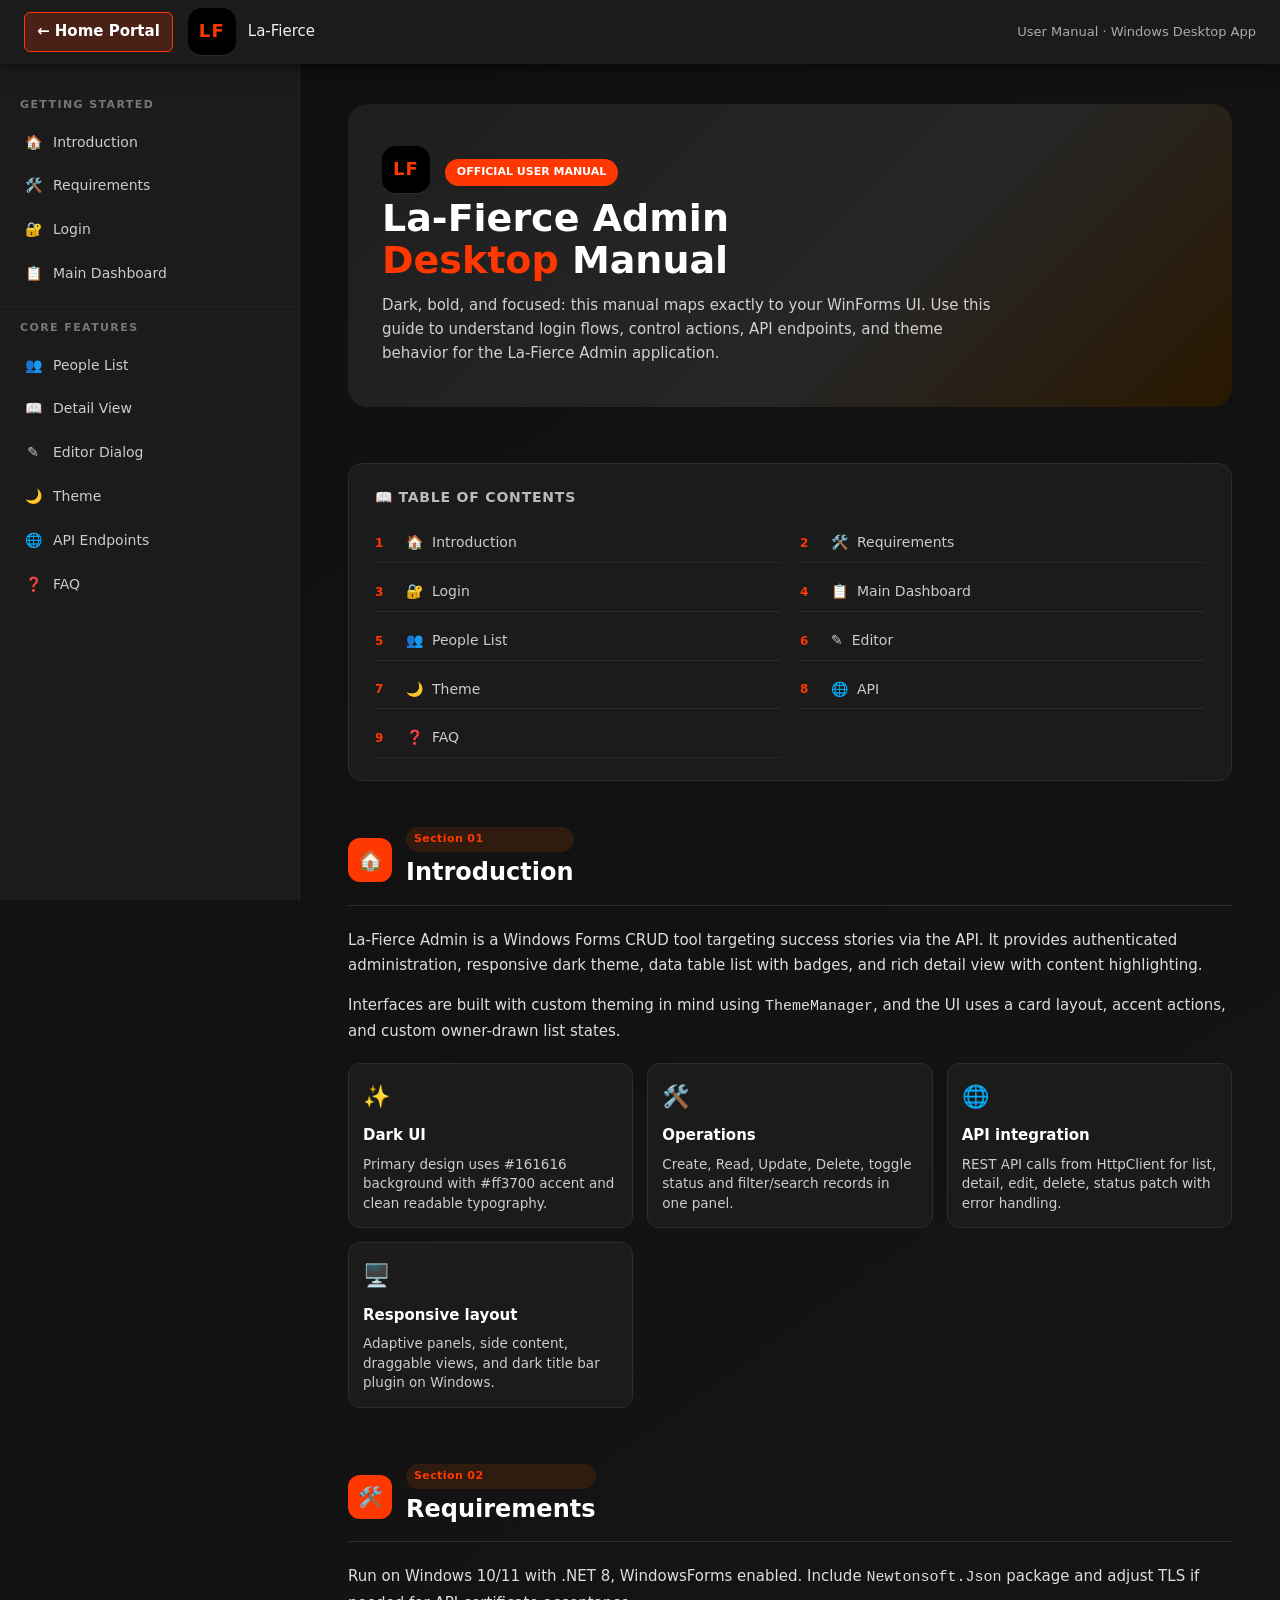
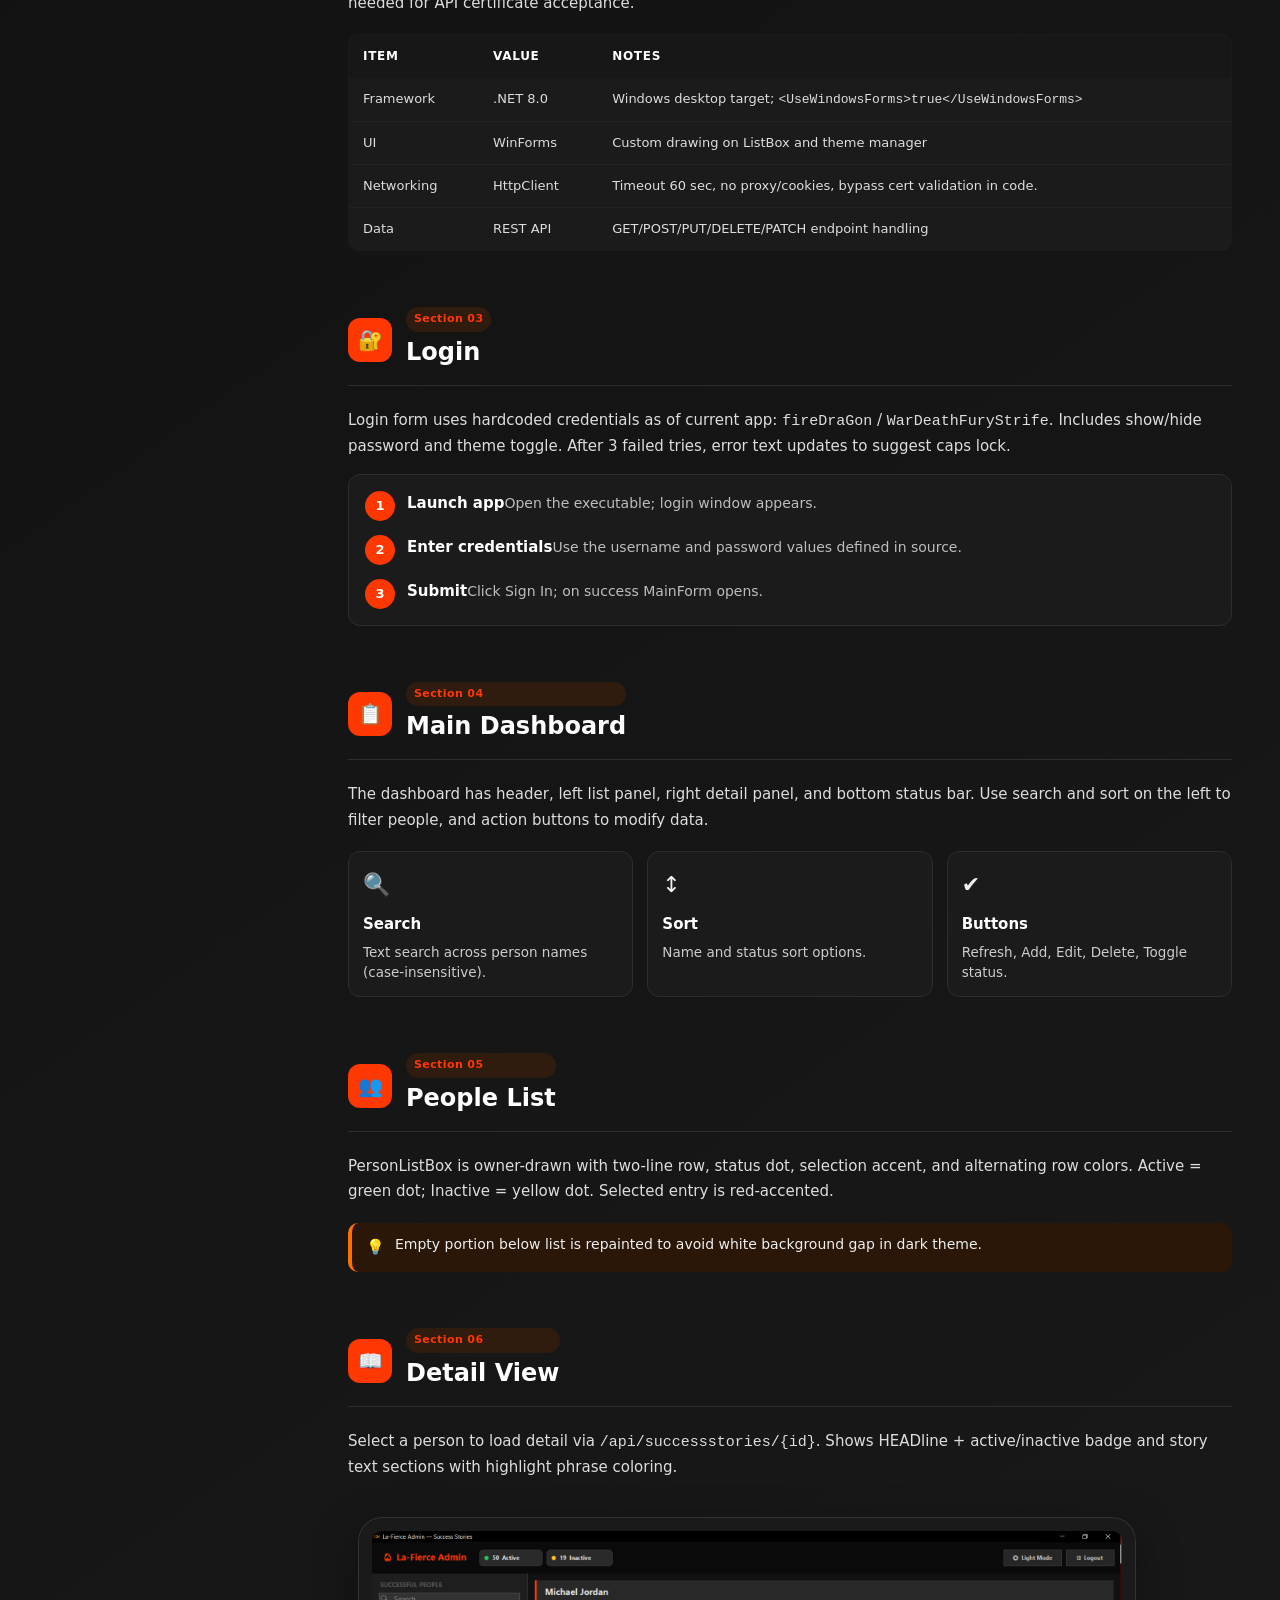
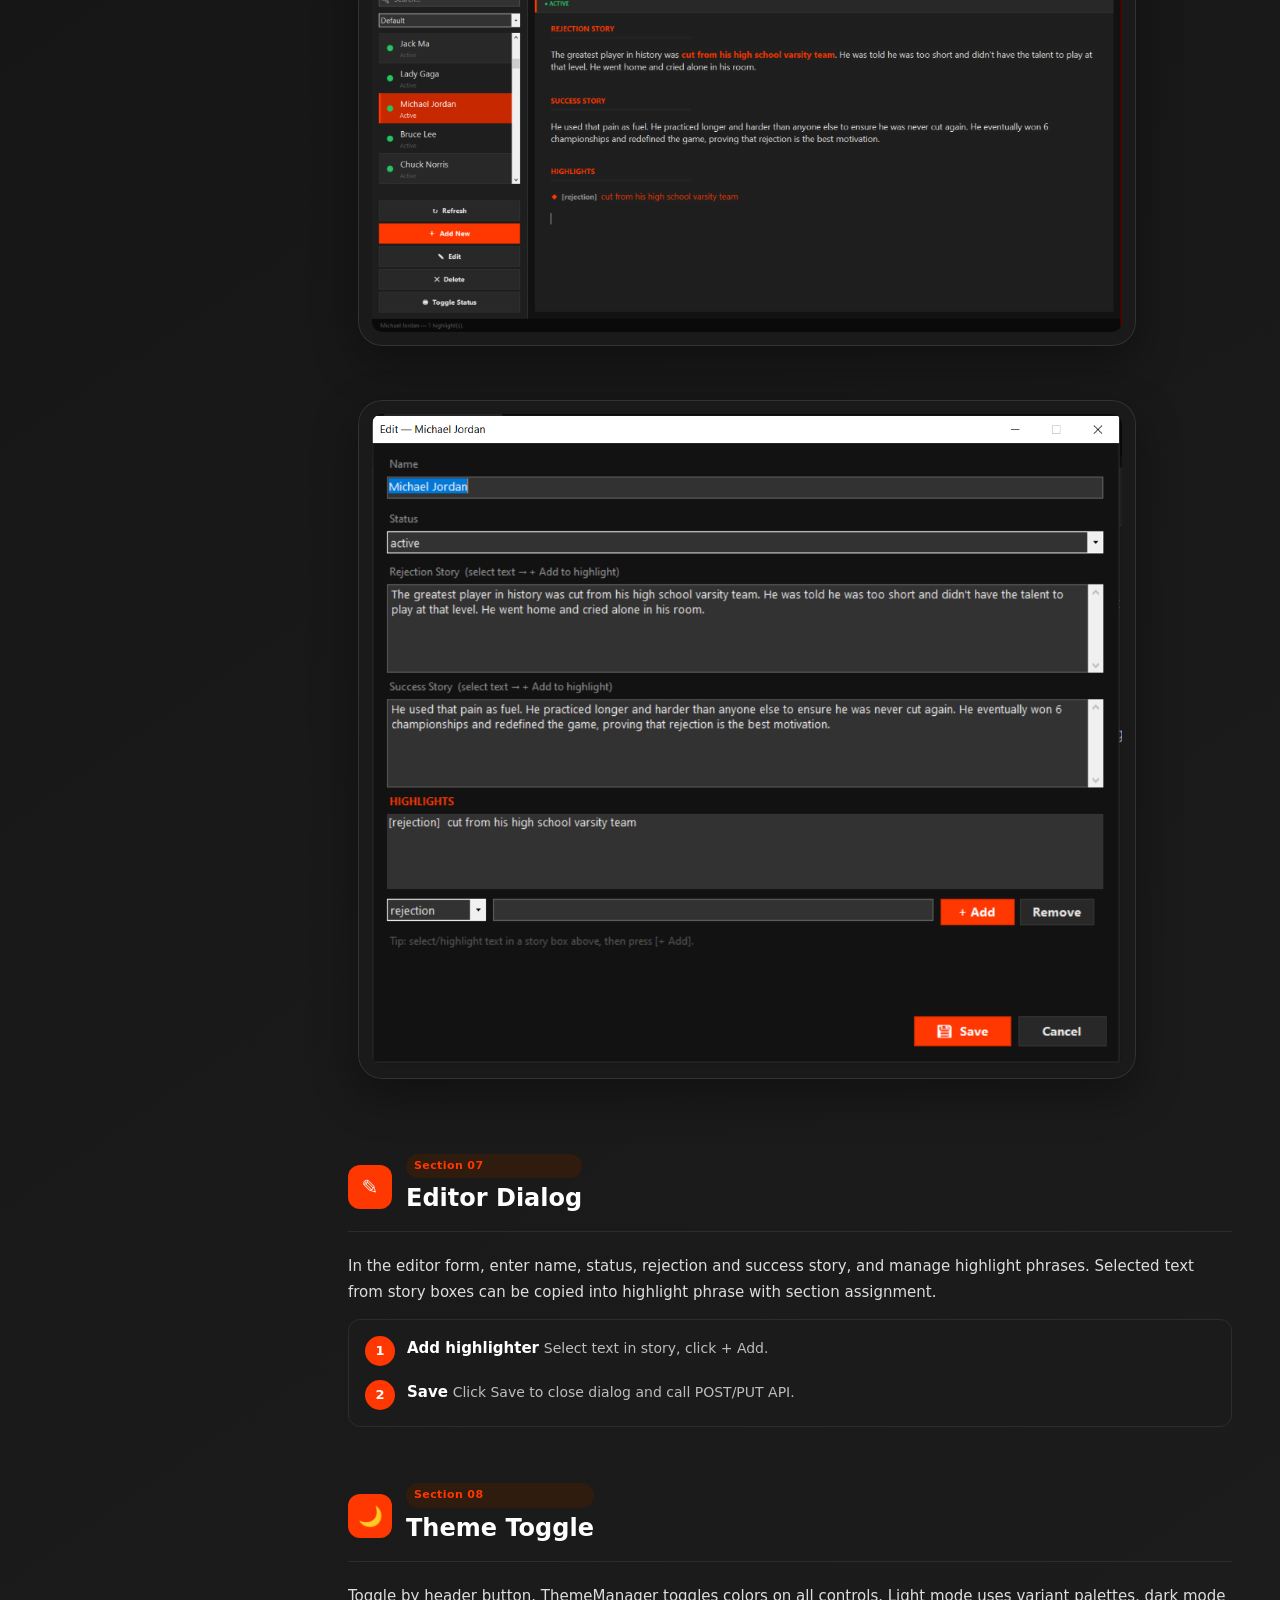
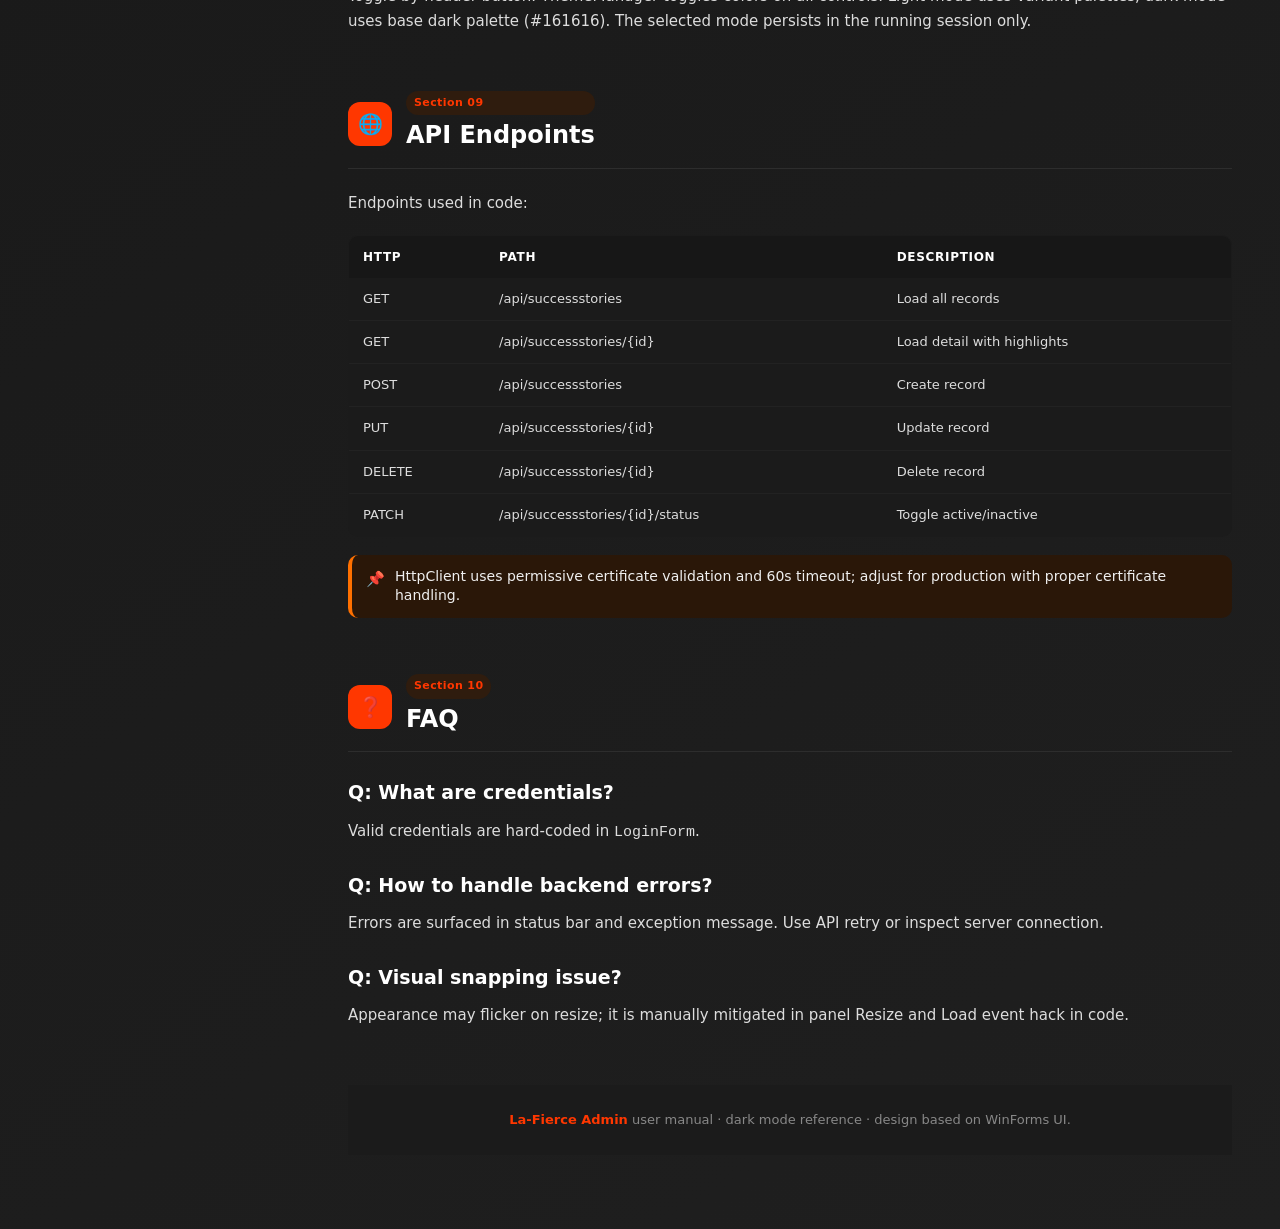
<file: app4/index.html>
<!DOCTYPE html>
<html lang="en">
<head>
  <meta charset="UTF-8" />
  <meta name="viewport" content="width=device-width, initial-scale=1.0" />
  <title>La-Fierce Admin – User Manual</title>
  <meta name="description" content="Windows-based CRUD tool with authentication, rich data visualization, and REST API integration." />
  <meta name="app-icon" content="🖥️" />
  <meta name="app-platform" content="Windows Desktop" />
  <meta name="app-tags" content="WinForms,Desktop,C#,User Manual" />
  <style>
    /* ─── Reset & Base ─── */
    *, *::before, *::after { box-sizing: border-box; margin: 0; padding: 0; }
    :root {
      --orange: #ff3700;
      --orange-light: #ff6b00;
      --orange-pale: #ffedd5;
      --dark: #161616        ;
      --dark2: #1b1b1b;
      --dark3: #262626;
      --mid: #3b3b3b;
      --text: #efefef;
      --text-light: #bdbdbd;
      --border: #2d2d2d;
      --white: #ffffff;
      --header-h: 64px;
      --sidebar-w: 300px;
    }
    .lf-badge {
    border-bottom: 1px solid var(--border);
    display: inline-flex;
    align-items: center;
    justify-content: center;
    width: 48px; height: 48px;
    background: black;
    border-radius: 14px;
    font-size: 18px;
    font-weight: 800;
    color: var(--orange);
    letter-spacing: 0.06em;
  }
    html { scroll-behavior: smooth; }
    body {
      font-family: 'Segoe UI', system-ui, -apple-system, sans-serif;
      font-size: 15px;
      line-height: 1.7;
      color: var(--text);
      background: linear-gradient(145deg, #0f0f0f, #1f1f1f);
    }
    a { color: var(--orange); text-decoration: none; }
    a:hover { text-decoration: underline; }

    /* ─── Top Header ─── */
    .top-header {
      position: fixed; top: 0; left: 0; right: 0;
      height: var(--header-h);
      background: var(--dark2);
      display: flex; align-items: center;
      padding: 0 24px;
      z-index: 1000;
      box-shadow: 0 2px 16px rgba(0,0,0,0.6);
    }
    .logo-area { display: flex; align-items: center; gap: 12px; }
    .logo-icon {
      width: 42px; height: 42px; background: var(--orange); border-radius: 50%;
      display: flex; align-items: center; justify-content: center;
      font-size: 20px;
    }
    .logo-text { font-size: 22px; font-weight: 800; color: white; letter-spacing: -0.5px; }
    .logo-text span { color: var(--orange); }
    .header-subtitle { margin-left: auto; color: #aaa; font-size: 13px; }
    .back-nav {
      margin-right: 15px;
      color: var(--white);
      text-decoration: none;
      font-weight: bold;
      background: rgba(255,55,0,0.2);
      padding: 6px 12px;
      border-radius: 6px;
      border: 1px solid var(--orange);
      transition: background 0.2s;
    }
    .back-nav:hover {
      background: var(--orange);
      text-decoration: none;
    }

    .layout {
      display: flex;
      padding-top: var(--header-h);
      min-height: 100vh;
    }

    /* ─── Sidebar ─── */
    .sidebar {
      width: var(--sidebar-w);
      background: var(--dark2);
      position: fixed; top: var(--header-h); left: 0; bottom: 0;
      overflow-y: auto;
      padding: 20px 0 40px;
      z-index: 900;
      border-right: 1px solid #282828;
    }
    .sidebar::-webkit-scrollbar { width: 6px; }
    .sidebar::-webkit-scrollbar-thumb { background: var(--mid); border-radius: 4px; }

    .sidebar-section-title {
      font-size: 11px; font-weight: 700; letter-spacing: 1.4px; text-transform: uppercase;
      color: #777; padding: 12px 20px 6px; border-top: 1px solid #222; margin-top: 10px;
    }
    .sidebar-section-title:first-child { border-top: none; margin-top: 0; }

    .sidebar a {
      display: flex; align-items: center; gap: 10px;
      padding: 10px 20px; color: #ccc; text-decoration: none; font-size: 14px;
      border-left: 3px solid transparent; transition: all .15s;
    }
    .sidebar a:hover { color: var(--orange); background: rgba(255, 55, 0, .1); border-left-color: var(--orange); }

    .nav-icon { font-size: 14px; width: 20px; text-align: center; }

    /* ─── Main Content ─── */
    .main-content {
      margin-left: var(--sidebar-w);
      flex: 1;
      padding: 40px 48px 80px;
      max-width: 1060px;
    }

    .section { margin-bottom: 56px; }
    .section-header { display: flex; align-items: center; gap: 14px; margin-bottom: 22px; padding-bottom: 12px; border-bottom: 1px solid var(--border); }
    .section-icon {
      width: 44px; height: 44px; background: var(--orange);
      display: flex; align-items: center; justify-content: center; border-radius: 12px;
      font-size: 20px;
    }
    .section-title { font-size: 24px; font-weight: 800; color: #fff; }
    .section-num { font-size: 11px; font-weight: 700; color: var(--orange); background: #2f1c0e; padding: 3px 8px; border-radius: 16px; letter-spacing: .4px; }

    .hero {
      background: linear-gradient(135deg, #1e1e1e 0%, #262626 60%, #2a1800 100%);
      border-radius: 20px; padding: 42px 34px; margin-bottom: 56px; color: #fff; position: relative; overflow: hidden;
    }
    .hero-badge { display: inline-block; background: var(--orange); color:#fff; font-size:11px; font-weight:700; text-transform: uppercase; padding: 4px 12px; border-radius: 20px; margin-bottom: 12px; margin-left: 10px; }
    .hero h1 { font-size: 38px; font-weight: 900; margin-bottom: 12px; line-height:1.1; }
    .hero h1 span { color: var(--orange); }
    .hero p { font-size: 15px; color: #d0d0d0; line-height:1.6; max-width:620px; }

    .toc { background: var(--dark2); border: 1px solid var(--border); border-radius: 14px; padding: 22px 26px; margin-bottom: 46px; }
    .toc h3 { font-size: 14px; font-weight: 700; text-transform: uppercase; color: #bbb; margin-bottom: 14px; letter-spacing: .8px; }
    .toc-grid { display: grid; grid-template-columns: repeat(2, minmax(0, 1fr)); gap: 10px 20px; }
    .toc-item { display: flex; align-items: center; gap: 9px; font-size: 14px; color: #ccc; padding: 7px 0; border-bottom: 1px solid #2a2a2a; }
    .toc-item:hover { color: var(--orange); }
    .toc-num { font-size: 12px; font-weight: 700; color: var(--orange); width:22px; flex-shrink:0; }
    .toc-emoji { font-size: 14px; }

    .prose p { margin-bottom: 14px; color: #ddd; }
    .prose h3 { font-size: 19px; color: #fff; margin: 24px 0 10px; }
    .prose h4 { font-size: 16px; color: #f5f5f5; margin: 18px 0 8px; }

    .step-card { border: 1px solid var(--border); border-radius: 12px; background: var(--dark2); padding: 16px; gap: 14px; display: grid; margin: 14px 0; }
    .step-item { display: flex; gap: 12px; align-items: flex-start; }
    .step-circle { width: 30px; height: 30px; border-radius: 50%; background: var(--orange); color: #fff; font-weight: 800; font-size: 13px; display:flex; align-items:center; justify-content:center; }
    .step-text strong { color: #fff; }
    .step-text span { color: var(--text-light); font-size: 14px; }

    .feature-grid { display: grid; grid-template-columns: repeat(auto-fit, minmax(220px,1fr)); gap: 14px; margin: 18px 0; }
    .feature-card { background: var(--dark2); border: 1px solid var(--border); border-radius: 12px; padding: 14px; }
    .feature-card-icon { font-size: 22px; margin-bottom: 8px; }
    .feature-card h4 { font-size: 15px; color:#fff; margin-bottom: 6px; }
    .feature-card p { color: #ccc; font-size: 13.5px; line-height: 1.45; }

    .info-box { padding: 12px 14px; border-radius: 10px; display: flex; gap: 10px; margin: 18px 0; }
    .info-box p { margin: 0; line-height: 1.4; font-size: 14px; }
    .info-tip { background: #0b2d1d; border-left: 4px solid #0dbb7c; }
    .info-note { background: #2a1708; border-left: 4px solid #ff7000; }
    .info-warn { background: #2b1c0d; border-left: 4px solid #e5a000; }
    .info-danger { background: #3b1414; border-left: 4px solid #ed3535; }

    .action-row { display: flex; flex-wrap: wrap; gap: 10px; margin: 16px 0; }
    .action-btn { display: inline-flex; align-items: center; gap: 7px; background: var(--dark3); color: #fff; border: none; border-radius: 8px; padding: 9px 16px; font-size: 13.5px; font-weight: 600; }
    .action-btn.orange { background: var(--orange); }
    .action-btn.outline { background: transparent; border: 1.5px solid var(--border); color: #ccc; }

    .phone-mockup { display: flex; justify-content: center; margin: 26px 0; }
    img { width: 90%; height: 90%; background: #1a1a1a; border-radius: 24px; padding: 14px; box-shadow: 0 16px 44px rgba(0,0,0,0.35), inset 0 0 0 1px #333; }
    .phone-status-bar { background: #000; display: flex; justify-content: space-between; padding: 4px 10px; color: #aaa; }
    .phone-toolbar { background: #181818; padding: 8px 10px; display: flex; align-items: center; gap: 8px; }
    .phone-toolbar-title { font-weight: 700; font-size: 11px; flex:1; }
    .phone-hamburger { font-size: 14px; color: #ccc; }
    .phone-tab-bar { display:flex; border-bottom: 1px solid #222; background: #171717; overflow-x: auto; }
    .phone-tab { padding: 6px 9px; font-size: 8.5px; color:#888; white-space: nowrap; }
    .phone-tab.active { color: var(--orange); border-bottom:2px solid var(--orange); }
    .phone-post { border-bottom: 1px solid #222; padding: 8px 10px; }
    .phone-post-user { display:flex; align-items:center; gap:6px; margin-bottom:4px; }
    .phone-avatar { width:20px; height:20px; border-radius:50%; background: var(--orange); color:#111; display:flex; align-items:center; justify-content:center; font-size:9px; }
    .phone-username { font-size:9px; font-weight:700; }
    .phone-time { font-size:8px; color:#666; margin-left:auto; }
    .phone-post-content { font-size:9.2px; color:#d3d3d3; line-height:1.4; margin-bottom:6px; }
    .phone-actions { display:flex; gap:8px; }
    .phone-action-btn { background:#222; border-radius:4px; padding:3px 6px; color:#b0b0b0; font-size:8.5px; display:flex; align-items:center; gap:3px; }

    .data-table {
      width:100%; border-collapse: collapse; margin: 18px 0;
      background: #1b1b1b; border:1px solid var(--border); border-radius: 10px; overflow:hidden;
    }
    .data-table th { background: #171717; color:#fff; padding:11px 14px; text-align:left; font-size:12px; text-transform: uppercase; letter-spacing: .7px; }
    .data-table td { padding:10px 14px; border-bottom: 1px solid #222; font-size:13px; color:#ddd; }
    .data-table tr:last-child td { border-bottom:none; }
    .data-table tr:hover td { background: #232323; }
    .emoji-cell { text-align:center; }

    .manual-footer {
      background: var(--dark2); color: #888; text-align: center; padding: 24px 16px; font-size: 13px; margin-top: 20px; }
    .manual-footer strong { color: var(--orange); }

    @media (max-width: 960px) {
      .sidebar { display: none; }
      .main-content { margin-left: 0; padding: 30px 20px 60px; }
      .toc-grid { grid-template-columns: 1fr; }
      .feature-grid { grid-template-columns: 1fr; }
    }
  </style>
</head>
<body>
  <header class="top-header">
    <a href="../index.html" class="back-nav">← Home Portal</a>
    <div class="logo-area"><div class="lf-badge">LF</div>La-Fierce</div>
    <span class="header-subtitle">User Manual · Windows Desktop App</span>
  </header>

  <div class="layout">
    <nav class="sidebar">
      <div class="sidebar-section-title">Getting Started</div>
      <a href="#intro"><span class="nav-icon">🏠</span>Introduction</a>
      <a href="#requirements"><span class="nav-icon">🛠️</span>Requirements</a>
      <a href="#login"><span class="nav-icon">🔐</span>Login</a>
      <a href="#dashboard"><span class="nav-icon">📋</span>Main Dashboard</a>

      <div class="sidebar-section-title">Core Features</div>
      <a href="#people"><span class="nav-icon">👥</span>People List</a>
      <a href="#detail"><span class="nav-icon">📖</span>Detail View</a>
      <a href="#editor"><span class="nav-icon">✎</span>Editor Dialog</a>
      <a href="#theme"><span class="nav-icon">🌙</span>Theme</a>
      <a href="#api"><span class="nav-icon">🌐</span>API Endpoints</a>
      <a href="#faq"><span class="nav-icon">❓</span>FAQ</a>
    </nav>

    <main class="main-content">
      <div class="hero">
        <div class="lf-badge">LF</div>
        <div class="hero-badge">Official User Manual</div>
        <h1>La-Fierce Admin<br><span>Desktop</span> Manual</h1>
        <p>Dark, bold, and focused: this manual maps exactly to your WinForms UI. Use this guide to understand login flows, control actions, API endpoints, and theme behavior for the La-Fierce Admin application.</p>
      </div>

      <div class="toc">
        <h3>📖 Table of Contents</h3>
        <div class="toc-grid">
          <a href="#intro" class="toc-item"><span class="toc-num">1</span><span class="toc-emoji">🏠</span>Introduction</a>
          <a href="#requirements" class="toc-item"><span class="toc-num">2</span><span class="toc-emoji">🛠️</span>Requirements</a>
          <a href="#login" class="toc-item"><span class="toc-num">3</span><span class="toc-emoji">🔐</span>Login</a>
          <a href="#dashboard" class="toc-item"><span class="toc-num">4</span><span class="toc-emoji">📋</span>Main Dashboard</a>
          <a href="#people" class="toc-item"><span class="toc-num">5</span><span class="toc-emoji">👥</span>People List</a>
          <a href="#editor" class="toc-item"><span class="toc-num">6</span><span class="toc-emoji">✎</span>Editor</a>
          <a href="#theme" class="toc-item"><span class="toc-num">7</span><span class="toc-emoji">🌙</span>Theme</a>
          <a href="#api" class="toc-item"><span class="toc-num">8</span><span class="toc-emoji">🌐</span>API</a>
          <a href="#faq" class="toc-item"><span class="toc-num">9</span><span class="toc-emoji">❓</span>FAQ</a>
        </div>
      </div>

      <section class="section" id="intro">
        <div class="section-header">
          <div class="section-icon">🏠</div>
          <div><div class="section-num">Section 01</div><h2 class="section-title">Introduction</h2></div>
        </div>
        <div class="prose">
          <p>La-Fierce Admin is a Windows Forms CRUD tool targeting success stories via the API. It provides authenticated administration, responsive dark theme, data table list with badges, and rich detail view with content highlighting.</p>
          <p>Interfaces are built with custom theming in mind using <code>ThemeManager</code>, and the UI uses a card layout, accent actions, and custom owner-drawn list states.</p>
        </div>
        <div class="feature-grid">
          <div class="feature-card"><div class="feature-card-icon">✨</div><h4>Dark UI</h4><p>Primary design uses #161616 background with #ff3700 accent and clean readable typography.</p></div>
          <div class="feature-card"><div class="feature-card-icon">🛠️</div><h4>Operations</h4><p>Create, Read, Update, Delete, toggle status and filter/search records in one panel.</p></div>
          <div class="feature-card"><div class="feature-card-icon">🌐</div><h4>API integration</h4><p>REST API calls from HttpClient for list, detail, edit, delete, status patch with error handling.</p></div>
          <div class="feature-card"><div class="feature-card-icon">🖥️</div><h4>Responsive layout</h4><p>Adaptive panels, side content, draggable views, and dark title bar plugin on Windows.</p></div>
        </div>
      </section>

      <section class="section" id="requirements">
        <div class="section-header"><div class="section-icon">🛠️</div><div><div class="section-num">Section 02</div><h2 class="section-title">Requirements</h2></div></div>
        <div class="prose"><p>Run on Windows 10/11 with .NET 8, WindowsForms enabled. Include <code>Newtonsoft.Json</code> package and adjust TLS if needed for API certificate acceptance.</p></div>
        <table class="data-table"><thead><tr><th>Item</th><th>Value</th><th>Notes</th></tr></thead><tbody>
          <tr><td>Framework</td><td>.NET 8.0</td><td>Windows desktop target; <code>&lt;UseWindowsForms&gt;true&lt;/UseWindowsForms&gt;</code></td></tr>
          <tr><td>UI</td><td>WinForms</td><td>Custom drawing on ListBox and theme manager</td></tr>
          <tr><td>Networking</td><td>HttpClient</td><td>Timeout 60 sec, no proxy/cookies, bypass cert validation in code.</td></tr>
          <tr><td>Data</td><td>REST API</td><td>GET/POST/PUT/DELETE/PATCH endpoint handling</td></tr>
        </tbody></table>
      </section>

      <section class="section" id="login">
        <div class="section-header"><div class="section-icon">🔐</div><div><div class="section-num">Section 03</div><h2 class="section-title">Login</h2></div></div>
        <div class="prose"><p>Login form uses hardcoded credentials as of current app: <code>fireDraGon</code> / <code>WarDeathFuryStrife</code>. Includes show/hide password and theme toggle. After 3 failed tries, error text updates to suggest caps lock.</p></div>
        <div class="step-card"><div class="step-item"><span class="step-circle">1</span><div class="step-text"><strong>Launch app</strong><span>Open the executable; login window appears.</span></div></div>
        <div class="step-item"><span class="step-circle">2</span><div class="step-text"><strong>Enter credentials</strong><span>Use the username and password values defined in source.</span></div></div>
        <div class="step-item"><span class="step-circle">3</span><div class="step-text"><strong>Submit</strong><span>Click Sign In; on success MainForm opens.</span></div></div></div>
      </section>

      <section class="section" id="dashboard">
        <div class="section-header"><div class="section-icon">📋</div><div><div class="section-num">Section 04</div><h2 class="section-title">Main Dashboard</h2></div></div>
        <div class="prose"><p>The dashboard has header, left list panel, right detail panel, and bottom status bar. Use search and sort on the left to filter people, and action buttons to modify data.</p></div>
        <div class="feature-grid"><div class="feature-card"><div class="feature-card-icon">🔍</div><h4>Search</h4><p>Text search across person names (case-insensitive).</p></div><div class="feature-card"><div class="feature-card-icon">↕️</div><h4>Sort</h4><p>Name and status sort options.</p></div><div class="feature-card"><div class="feature-card-icon">✔️</div><h4>Buttons</h4><p>Refresh, Add, Edit, Delete, Toggle status.</p></div></div>
      </section>

      <section class="section" id="people">
        <div class="section-header"><div class="section-icon">👥</div><div><div class="section-num">Section 05</div><h2 class="section-title">People List</h2></div></div>
        <div class="prose"><p>PersonListBox is owner-drawn with two-line row, status dot, selection accent, and alternating row colors. Active = green dot; Inactive = yellow dot. Selected entry is red-accented.</p></div>
        <div class="info-box info-note"><span class="ib-icon">💡</span><p>Empty portion below list is repainted to avoid white background gap in dark theme.</p></div>
      </section>

      <section class="section" id="detail">
        <div class="section-header"><div class="section-icon">📖</div><div><div class="section-num">Section 06</div><h2 class="section-title">Detail View</h2></div></div>
        <div class="prose"><p>Select a person to load detail via <code>/api/successstories/{id}</code>. Shows HEADline + active/inactive badge and story text sections with highlight phrase coloring.</p></div>
        <div class="phone-mockup"><div class="phone-frame"><div class="phone-screen" style="padding:10px;"><img src="winform_screenshots/Winform1.PNG" alt="Winform Screenshot 1"> </div></div></div>
        <div class="phone-mockup"><div class="phone-frame"><div class="phone-screen" style="padding:10px;"><img src="winform_screenshots/Winform2.PNG" alt="Winform Screenshot 2"> </div></div></div>
      </section>

      <section class="section" id="editor">
        <div class="section-header"><div class="section-icon">✎</div><div><div class="section-num">Section 07</div><h2 class="section-title">Editor Dialog</h2></div></div>
        <div class="prose"><p>In the editor form, enter name, status, rejection and success story, and manage highlight phrases. Selected text from story boxes can be copied into highlight phrase with section assignment.</p></div>
        <div class="step-card"><div class="step-item"><span class="step-circle">1</span><div class="step-text"><strong>Add highlighter</strong> <span>Select text in story, click + Add.</span></div></div><div class="step-item"><span class="step-circle">2</span><div class="step-text"><strong>Save</strong> <span>Click Save to close dialog and call POST/PUT API.</span></div></div></div>
      </section>

      <section class="section" id="theme">
        <div class="section-header"><div class="section-icon">🌙</div><div><div class="section-num">Section 08</div><h2 class="section-title">Theme Toggle</h2></div></div>
        <div class="prose"><p>Toggle by header button. ThemeManager toggles colors on all controls.
          Light mode uses variant palettes, dark mode uses base dark palette (#161616). The selected mode persists in the running session only.</p></div>
      </section>

      <section class="section" id="api">
        <div class="section-header"><div class="section-icon">🌐</div><div><div class="section-num">Section 09</div><h2 class="section-title">API Endpoints</h2></div></div>
        <div class="prose"><p>Endpoints used in code:</p></div>
        <table class="data-table"><thead><tr><th>HTTP</th><th>Path</th><th>Description</th></tr></thead><tbody>
          <tr><td>GET</td><td>/api/successstories</td><td>Load all records</td></tr>
          <tr><td>GET</td><td>/api/successstories/{id}</td><td>Load detail with highlights</td></tr>
          <tr><td>POST</td><td>/api/successstories</td><td>Create record</td></tr>
          <tr><td>PUT</td><td>/api/successstories/{id}</td><td>Update record</td></tr>
          <tr><td>DELETE</td><td>/api/successstories/{id}</td><td>Delete record</td></tr>
          <tr><td>PATCH</td><td>/api/successstories/{id}/status</td><td>Toggle active/inactive</td></tr>
        </tbody></table>
        <div class="info-box info-note"><span class="ib-icon">📌</span><p>HttpClient uses permissive certificate validation and 60s timeout; adjust for production with proper certificate handling.</p></div>
      </section>

      <section class="section" id="faq">
        <div class="section-header"><div class="section-icon">❓</div><div><div class="section-num">Section 10</div><h2 class="section-title">FAQ</h2></div></div>
        <div class="prose"><h3>Q: What are credentials?</h3><p>Valid credentials are hard-coded in <code>LoginForm</code>.</p>
          <h3>Q: How to handle backend errors?</h3><p>Errors are surfaced in status bar and exception message. Use API retry or inspect server connection.</p>
          <h3>Q: Visual snapping issue?</h3><p>Appearance may flicker on resize; it is manually mitigated in panel Resize and Load event hack in code.</p>
        </div>
      </section>

      <footer class="manual-footer"><p><strong>La-Fierce Admin</strong> user manual · dark mode reference · design based on WinForms UI.</p></footer>
    </main>
  </div>
</body>
</html>
</file>
